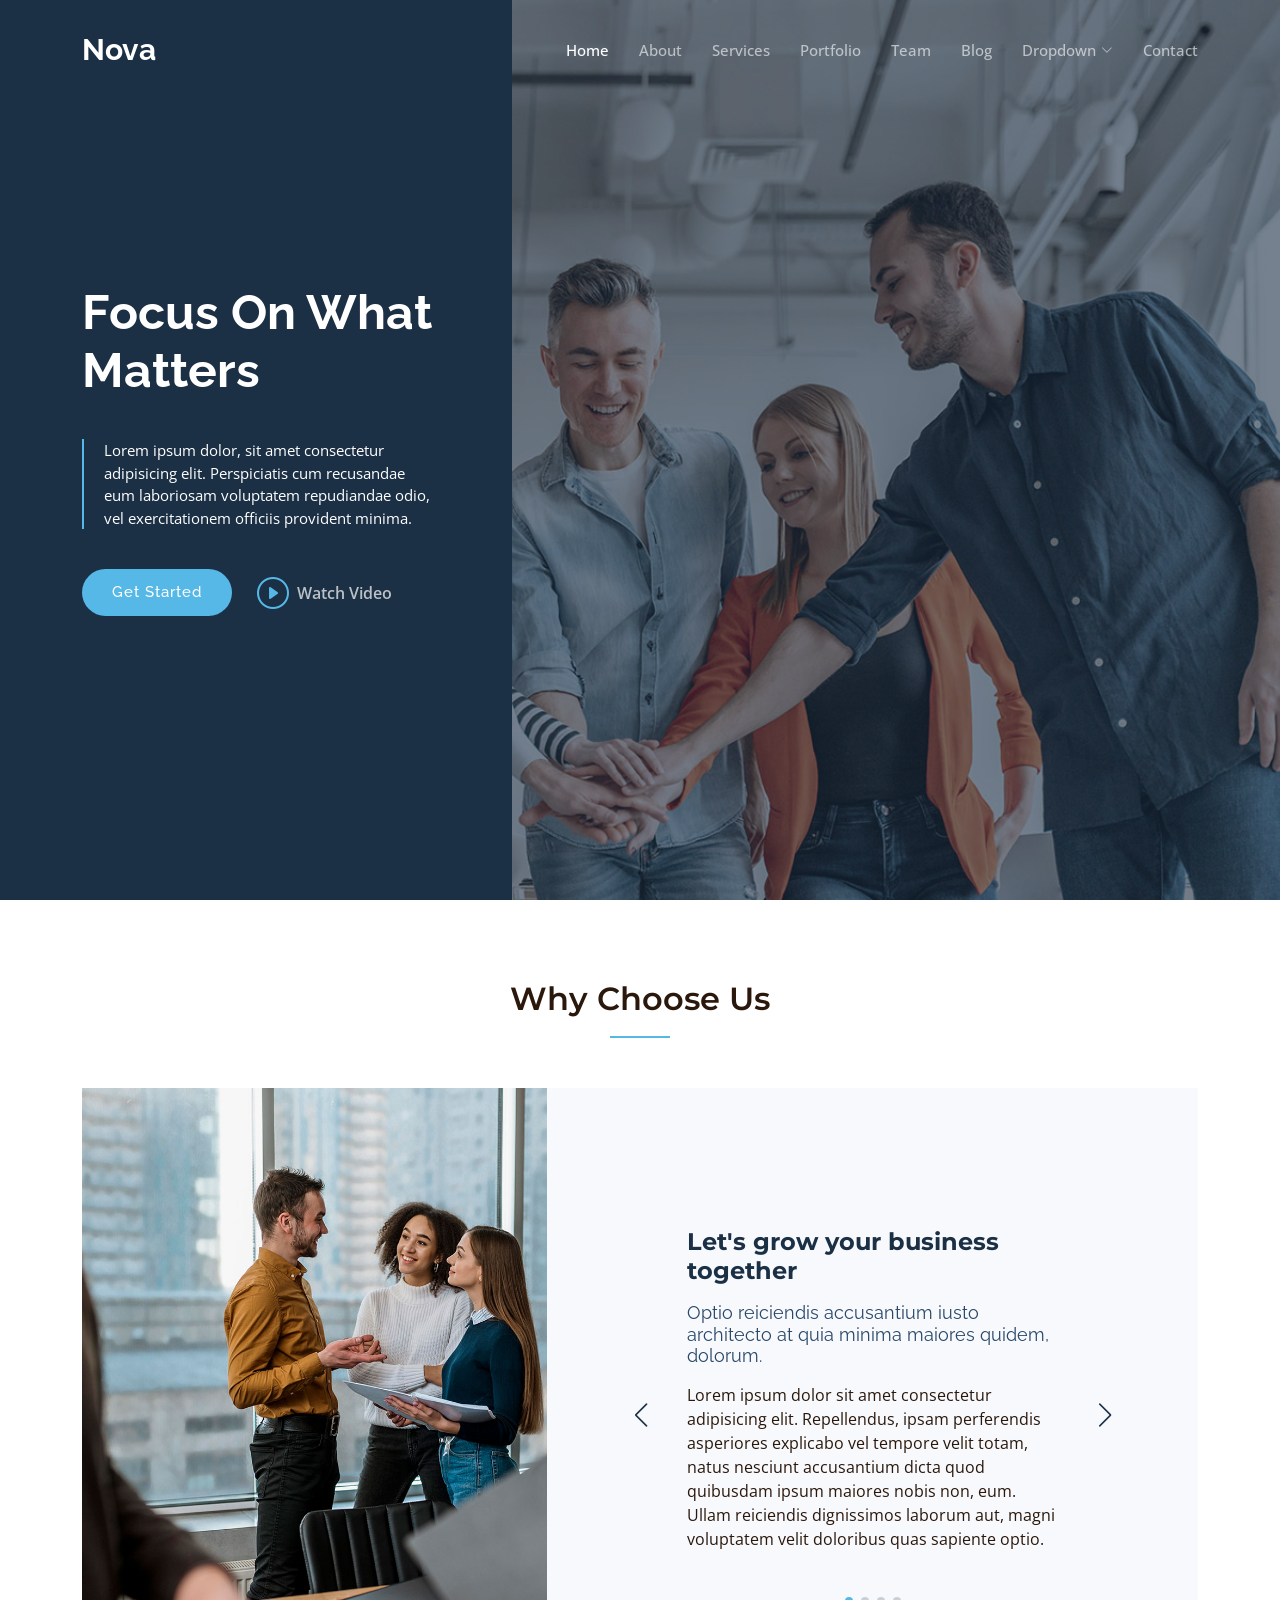
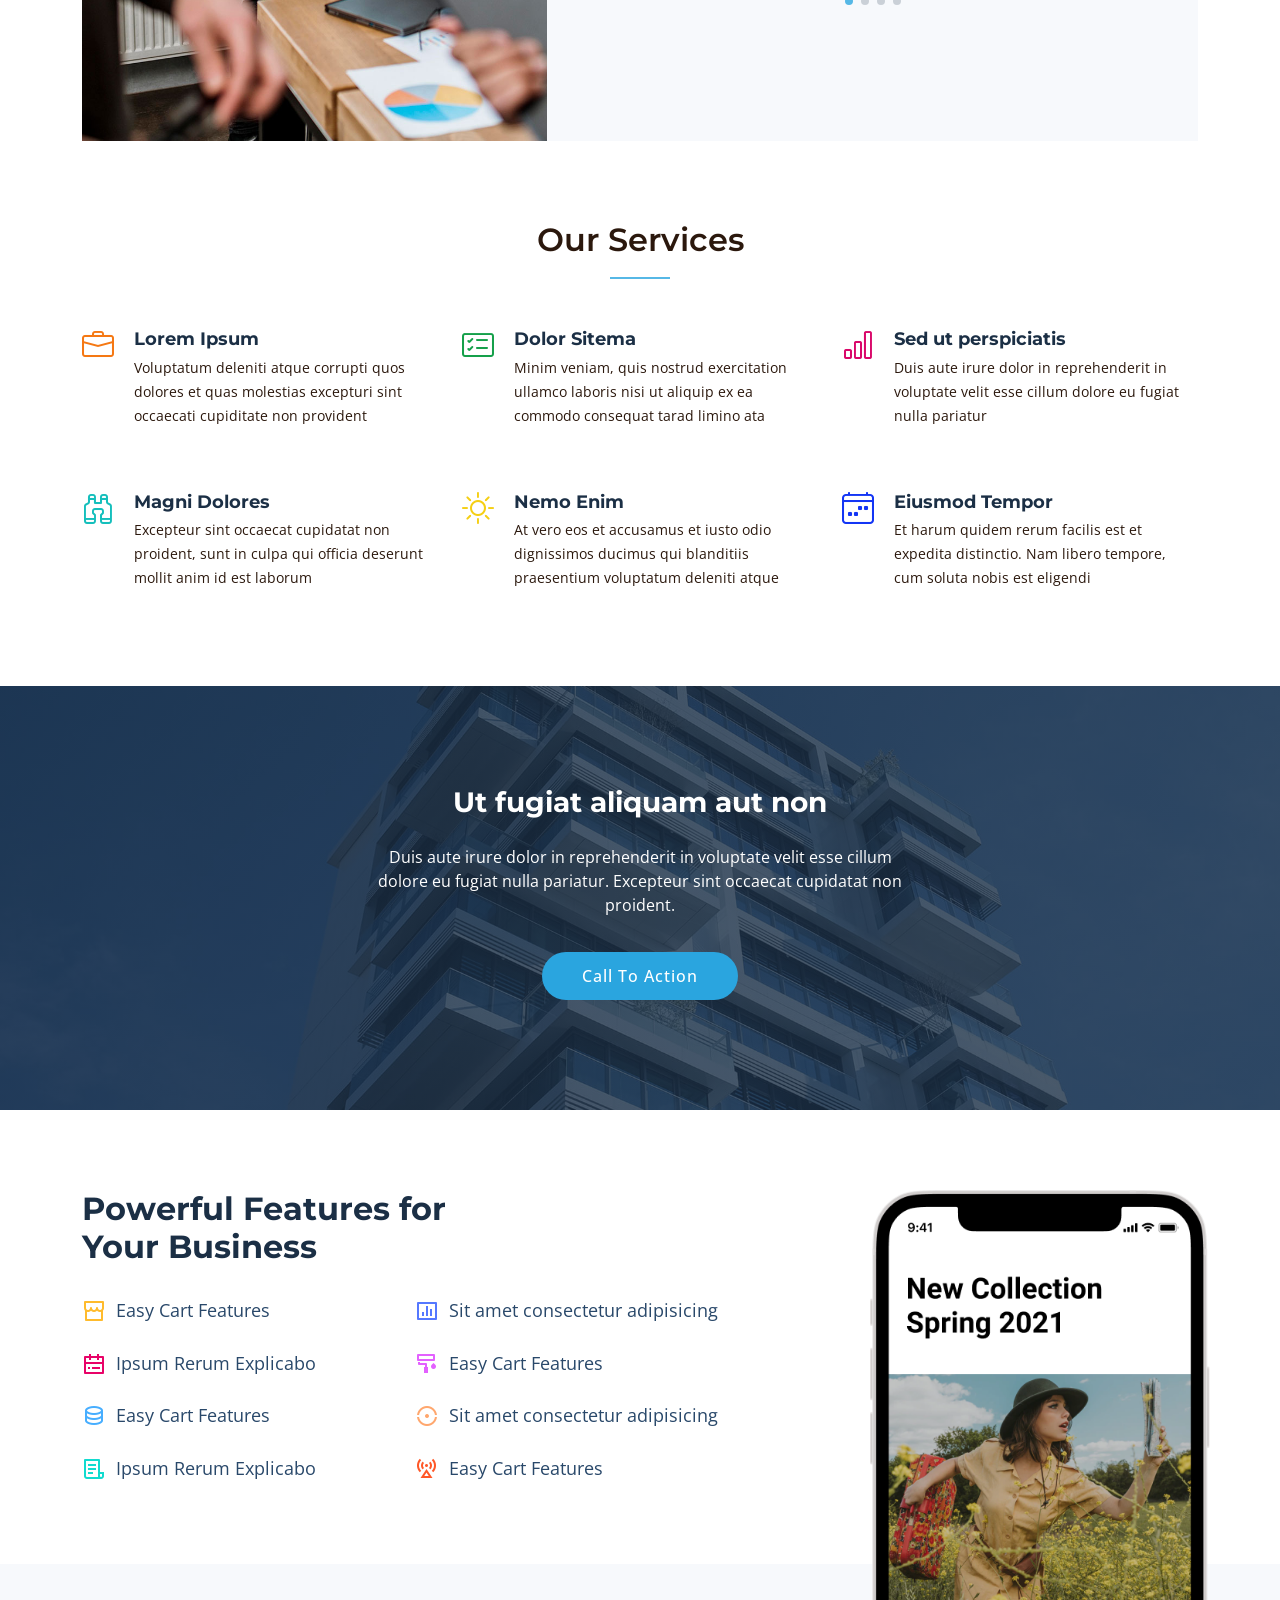
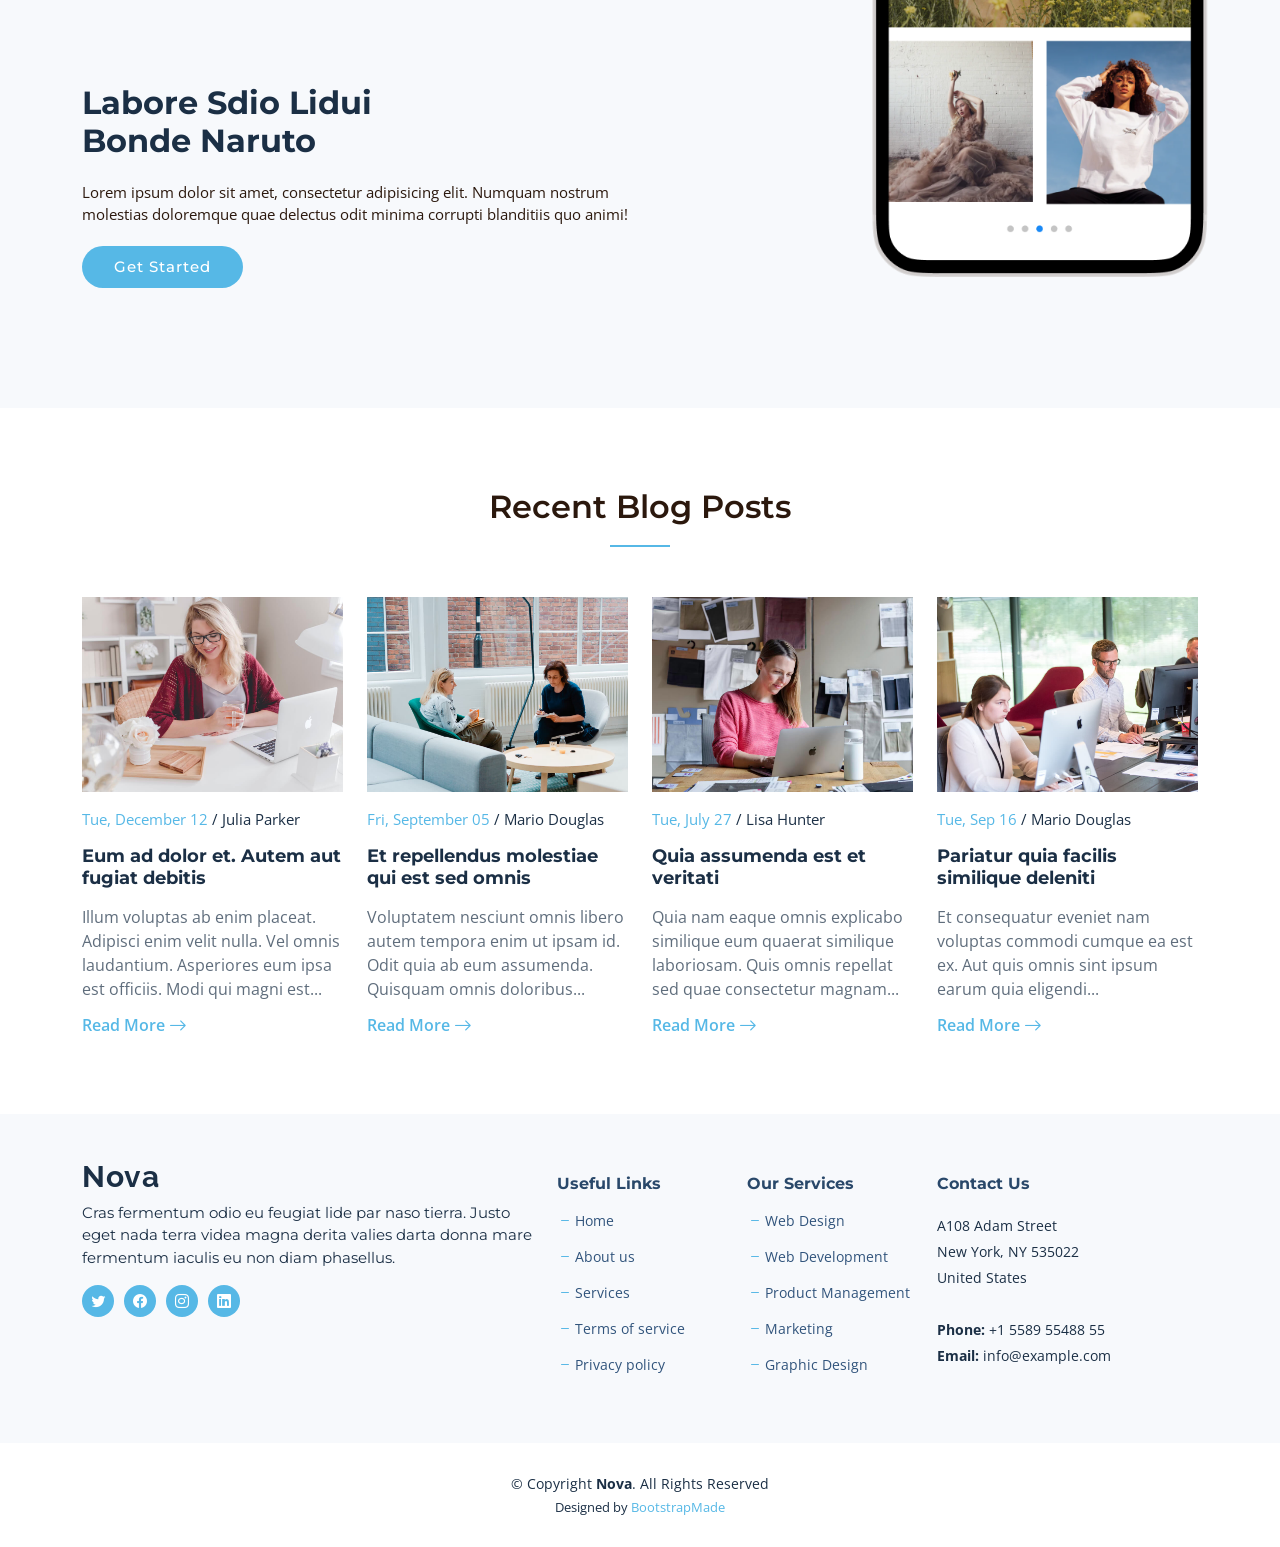
<file: Nova/index.html>
<!DOCTYPE html>
<html lang="en">

<head>
  <meta charset="utf-8">
  <meta content="width=device-width, initial-scale=1.0" name="viewport">

  <title>Nova Bootstrap Template - Index</title>
  <meta content="" name="description">
  <meta content="" name="keywords">

  <!-- Favicons -->
  <link href="assets/img/favicon.png" rel="icon">
  <link href="assets/img/apple-touch-icon.png" rel="apple-touch-icon">

  <!-- Google Fonts -->
  <link rel="preconnect" href="https://fonts.googleapis.com">
  <link rel="preconnect" href="https://fonts.gstatic.com" crossorigin>
  <link href="https://fonts.googleapis.com/css2?family=Open+Sans:ital,wght@0,300;0,400;0,500;0,600;0,700;1,300;1,400;1,600;1,700&family=Montserrat:ital,wght@0,300;0,400;0,500;0,600;0,700;1,300;1,400;1,500;1,600;1,700&family=Raleway:ital,wght@0,300;0,400;0,500;0,600;0,700;1,300;1,400;1,500;1,600;1,700&display=swap" rel="stylesheet">

  <!-- Vendor CSS Files -->
  <link href="assets/vendor/bootstrap/css/bootstrap.min.css" rel="stylesheet">
  <link href="assets/vendor/bootstrap-icons/bootstrap-icons.css" rel="stylesheet">
  <link href="assets/vendor/aos/aos.css" rel="stylesheet">
  <link href="assets/vendor/glightbox/css/glightbox.min.css" rel="stylesheet">
  <link href="assets/vendor/swiper/swiper-bundle.min.css" rel="stylesheet">
  <link href="assets/vendor/remixicon/remixicon.css" rel="stylesheet">

  <!-- Template Main CSS File -->
  <link href="assets/css/main.css" rel="stylesheet">

  <!-- =======================================================
  * Template Name: Nova
  * Updated: Jul 27 2023 with Bootstrap v5.3.1
  * Template URL: https://bootstrapmade.com/nova-bootstrap-business-template/
  * Author: BootstrapMade.com
  * License: https://bootstrapmade.com/license/
  ======================================================== -->
</head>

<body class="page-index">

  <!-- ======= Header ======= -->
  <header id="header" class="header d-flex align-items-center fixed-top">
    <div class="container-fluid container-xl d-flex align-items-center justify-content-between">

      <a href="index.html" class="logo d-flex align-items-center">
        <!-- Uncomment the line below if you also wish to use an image logo -->
        <!-- <img src="assets/img/logo.png" alt=""> -->
        <h1 class="d-flex align-items-center">Nova</h1>
      </a>

      <i class="mobile-nav-toggle mobile-nav-show bi bi-list"></i>
      <i class="mobile-nav-toggle mobile-nav-hide d-none bi bi-x"></i>

      <nav id="navbar" class="navbar">
        <ul>
          <li><a href="index.html" class="active">Home</a></li>
          <li><a href="about.html">About</a></li>
          <li><a href="services.html">Services</a></li>
          <li><a href="portfolio.html">Portfolio</a></li>
          <li><a href="team.html">Team</a></li>
          <li><a href="blog.html">Blog</a></li>
          <li class="dropdown"><a href="#"><span>Dropdown</span> <i class="bi bi-chevron-down dropdown-indicator"></i></a>
            <ul>
              <li><a href="#">Dropdown 1</a></li>
              <li class="dropdown"><a href="#"><span>Deep Dropdown</span> <i class="bi bi-chevron-down dropdown-indicator"></i></a>
                <ul>
                  <li><a href="#">Deep Dropdown 1</a></li>
                  <li><a href="#">Deep Dropdown 2</a></li>
                  <li><a href="#">Deep Dropdown 3</a></li>
                  <li><a href="#">Deep Dropdown 4</a></li>
                  <li><a href="#">Deep Dropdown 5</a></li>
                </ul>
              </li>
              <li><a href="#">Dropdown 2</a></li>
              <li><a href="#">Dropdown 3</a></li>
              <li><a href="#">Dropdown 4</a></li>
            </ul>
          </li>
          <li><a href="contact.html">Contact</a></li>
        </ul>
      </nav><!-- .navbar -->

    </div>
  </header><!-- End Header -->

  <!-- ======= Hero Section ======= -->
  <section id="hero" class="hero d-flex align-items-center">
    <div class="container">
      <div class="row">
        <div class="col-xl-4">
          <h2 data-aos="fade-up">Focus On What Matters</h2>
          <blockquote data-aos="fade-up" data-aos-delay="100">
            <p>Lorem ipsum dolor, sit amet consectetur adipisicing elit. Perspiciatis cum recusandae eum laboriosam voluptatem repudiandae odio, vel exercitationem officiis provident minima. </p>
          </blockquote>
          <div class="d-flex" data-aos="fade-up" data-aos-delay="200">
            <a href="#about" class="btn-get-started">Get Started</a>
            <a href="https://www.youtube.com/watch?v=LXb3EKWsInQ" class="glightbox btn-watch-video d-flex align-items-center"><i class="bi bi-play-circle"></i><span>Watch Video</span></a>
          </div>

        </div>
      </div>
    </div>
  </section><!-- End Hero Section -->

  <main id="main">

    <!-- ======= Why Choose Us Section ======= -->
    <section id="why-us" class="why-us">
      <div class="container" data-aos="fade-up">

        <div class="section-header">
          <h2>Why Choose Us</h2>

        </div>

        <div class="row g-0" data-aos="fade-up" data-aos-delay="200">

          <div class="col-xl-5 img-bg" style="background-image: url('assets/img/why-us-bg.jpg')"></div>
          <div class="col-xl-7 slides  position-relative">

            <div class="slides-1 swiper">
              <div class="swiper-wrapper">

                <div class="swiper-slide">
                  <div class="item">
                    <h3 class="mb-3">Let's grow your business together</h3>
                    <h4 class="mb-3">Optio reiciendis accusantium iusto architecto at quia minima maiores quidem, dolorum.</h4>
                    <p>Lorem ipsum dolor sit amet consectetur adipisicing elit. Repellendus, ipsam perferendis asperiores explicabo vel tempore velit totam, natus nesciunt accusantium dicta quod quibusdam ipsum maiores nobis non, eum. Ullam reiciendis dignissimos laborum aut, magni voluptatem velit doloribus quas sapiente optio.</p>
                  </div>
                </div><!-- End slide item -->

                <div class="swiper-slide">
                  <div class="item">
                    <h3 class="mb-3">Unde perspiciatis ut repellat dolorem</h3>
                    <h4 class="mb-3">Amet cumque nam sed voluptas doloribus iusto. Dolorem eos aliquam quis.</h4>
                    <p>Dolorem quia fuga consectetur voluptatem. Earum consequatur nulla maxime necessitatibus cum accusamus. Voluptatem dolorem ut numquam dolorum delectus autem veritatis facilis. Et ea ut repellat ea. Facere est dolores fugiat dolor.</p>
                  </div>
                </div><!-- End slide item -->

                <div class="swiper-slide">
                  <div class="item">
                    <h3 class="mb-3">Aliquid non alias minus</h3>
                    <h4 class="mb-3">Necessitatibus voluptatibus explicabo dolores a vitae voluptatum.</h4>
                    <p>Neque voluptates aut. Soluta aut perspiciatis porro deserunt. Voluptate ut itaque velit. Aut consectetur voluptatem aspernatur sequi sit laborum. Voluptas enim dolorum fugiat aut.</p>
                  </div>
                </div><!-- End slide item -->

                <div class="swiper-slide">
                  <div class="item">
                    <h3 class="mb-3">Necessitatibus suscipit non voluptatem quibusdam</h3>
                    <h4 class="mb-3">Tempora quos est ut quia adipisci ut voluptas. Deleniti laborum soluta nihil est. Eum similique neque autem ut.</h4>
                    <p>Ut rerum et autem vel. Et rerum molestiae aut sit vel incidunt sit at voluptatem. Saepe dolorem et sed voluptate impedit. Ad et qui sint at qui animi animi rerum.</p>
                  </div>
                </div><!-- End slide item -->

              </div>
              <div class="swiper-pagination"></div>
            </div>
            <div class="swiper-button-prev"></div>
            <div class="swiper-button-next"></div>
          </div>

        </div>

      </div>
    </section><!-- End Why Choose Us Section -->

    <!-- ======= Our Services Section ======= -->
    <section id="services-list" class="services-list">
      <div class="container" data-aos="fade-up">

        <div class="section-header">
          <h2>Our Services</h2>

        </div>

        <div class="row gy-5">

          <div class="col-lg-4 col-md-6 service-item d-flex" data-aos="fade-up" data-aos-delay="100">
            <div class="icon flex-shrink-0"><i class="bi bi-briefcase" style="color: #f57813;"></i></div>
            <div>
              <h4 class="title"><a href="#" class="stretched-link">Lorem Ipsum</a></h4>
              <p class="description">Voluptatum deleniti atque corrupti quos dolores et quas molestias excepturi sint occaecati cupiditate non provident</p>
            </div>
          </div>
          <!-- End Service Item -->

          <div class="col-lg-4 col-md-6 service-item d-flex" data-aos="fade-up" data-aos-delay="200">
            <div class="icon flex-shrink-0"><i class="bi bi-card-checklist" style="color: #15a04a;"></i></div>
            <div>
              <h4 class="title"><a href="#" class="stretched-link">Dolor Sitema</a></h4>
              <p class="description">Minim veniam, quis nostrud exercitation ullamco laboris nisi ut aliquip ex ea commodo consequat tarad limino ata</p>
            </div>
          </div><!-- End Service Item -->

          <div class="col-lg-4 col-md-6 service-item d-flex" data-aos="fade-up" data-aos-delay="300">
            <div class="icon flex-shrink-0"><i class="bi bi-bar-chart" style="color: #d90769;"></i></div>
            <div>
              <h4 class="title"><a href="#" class="stretched-link">Sed ut perspiciatis</a></h4>
              <p class="description">Duis aute irure dolor in reprehenderit in voluptate velit esse cillum dolore eu fugiat nulla pariatur</p>
            </div>
          </div><!-- End Service Item -->

          <div class="col-lg-4 col-md-6 service-item d-flex" data-aos="fade-up" data-aos-delay="400">
            <div class="icon flex-shrink-0"><i class="bi bi-binoculars" style="color: #15bfbc;"></i></div>
            <div>
              <h4 class="title"><a href="#" class="stretched-link">Magni Dolores</a></h4>
              <p class="description">Excepteur sint occaecat cupidatat non proident, sunt in culpa qui officia deserunt mollit anim id est laborum</p>
            </div>
          </div><!-- End Service Item -->

          <div class="col-lg-4 col-md-6 service-item d-flex" data-aos="fade-up" data-aos-delay="500">
            <div class="icon flex-shrink-0"><i class="bi bi-brightness-high" style="color: #f5cf13;"></i></div>
            <div>
              <h4 class="title"><a href="#" class="stretched-link">Nemo Enim</a></h4>
              <p class="description">At vero eos et accusamus et iusto odio dignissimos ducimus qui blanditiis praesentium voluptatum deleniti atque</p>
            </div>
          </div><!-- End Service Item -->

          <div class="col-lg-4 col-md-6 service-item d-flex" data-aos="fade-up" data-aos-delay="600">
            <div class="icon flex-shrink-0"><i class="bi bi-calendar4-week" style="color: #1335f5;"></i></div>
            <div>
              <h4 class="title"><a href="#" class="stretched-link">Eiusmod Tempor</a></h4>
              <p class="description">Et harum quidem rerum facilis est et expedita distinctio. Nam libero tempore, cum soluta nobis est eligendi</p>
            </div>
          </div><!-- End Service Item -->

        </div>

      </div>
    </section><!-- End Our Services Section -->

    <!-- ======= Call To Action Section ======= -->
    <section id="call-to-action" class="call-to-action">
      <div class="container" data-aos="fade-up">
        <div class="row justify-content-center">
          <div class="col-lg-6 text-center">
            <h3>Ut fugiat aliquam aut non</h3>
            <p>Duis aute irure dolor in reprehenderit in voluptate velit esse cillum dolore eu fugiat nulla pariatur. Excepteur sint occaecat cupidatat non proident.</p>
            <a class="cta-btn" href="#">Call To Action</a>
          </div>
        </div>

      </div>
    </section><!-- End Call To Action Section -->

    <!-- ======= Features Section ======= -->
    <section id="features" class="features">

      <div class="container" data-aos="fade-up">
        <div class="row">
          <div class="col-lg-7" data-aos="fade-up" data-aos-delay="100">
            <h3>Powerful Features for <br>Your Business</h3>

            <div class="row gy-4">

              <div class="col-md-6">
                <div class="icon-list d-flex">
                  <i class="ri-store-line" style="color: #ffbb2c;"></i>
                  <span>Easy Cart Features</span>
                </div>
              </div><!-- End Icon List Item-->

              <div class="col-md-6">
                <div class="icon-list d-flex">
                  <i class="ri-bar-chart-box-line" style="color: #5578ff;"></i>
                  <span>Sit amet consectetur adipisicing</span>
                </div>
              </div><!-- End Icon List Item-->

              <div class="col-md-6">
                <div class="icon-list d-flex">
                  <i class="ri-calendar-todo-line" style="color: #e80368;"></i>
                  <span>Ipsum Rerum Explicabo</span>
                </div>
              </div><!-- End Icon List Item-->

              <div class="col-md-6">
                <div class="icon-list d-flex">
                  <i class="ri-paint-brush-line" style="color: #e361ff;"></i>
                  <span>Easy Cart Features</span>
                </div>
              </div><!-- End Icon List Item-->

              <div class="col-md-6">
                <div class="icon-list d-flex">
                  <i class="ri-database-2-line" style="color: #47aeff;"></i>
                  <span>Easy Cart Features</span>
                </div>
              </div><!-- End Icon List Item-->

              <div class="col-md-6">
                <div class="icon-list d-flex">
                  <i class="ri-gradienter-line" style="color: #ffa76e;"></i>
                  <span>Sit amet consectetur adipisicing</span>
                </div>
              </div><!-- End Icon List Item-->

              <div class="col-md-6">
                <div class="icon-list d-flex">
                  <i class="ri-file-list-3-line" style="color: #11dbcf;"></i>
                  <span>Ipsum Rerum Explicabo</span>
                </div>
              </div><!-- End Icon List Item-->

              <div class="col-md-6">
                <div class="icon-list d-flex">
                  <i class="ri-base-station-line" style="color: #ff5828;"></i>
                  <span>Easy Cart Features</span>
                </div>
              </div><!-- End Icon List Item-->
            </div>
          </div>
          <div class="col-lg-5 position-relative" data-aos="fade-up" data-aos-delay="200">
            <div class="phone-wrap">
              <img src="assets/img/iphone.png" alt="Image" class="img-fluid">
            </div>
          </div>
        </div>

      </div>

      <div class="details">
        <div class="container" data-aos="fade-up" data-aos-delay="300">
          <div class="row">
            <div class="col-md-6">
              <h4>Labore Sdio Lidui<br>Bonde Naruto</h4>
              <p>Lorem ipsum dolor sit amet, consectetur adipisicing elit. Numquam nostrum molestias doloremque quae delectus odit minima corrupti blanditiis quo animi!</p>
              <a href="#about" class="btn-get-started">Get Started</a>
            </div>
          </div>

        </div>
      </div>

    </section><!-- End Features Section -->

    <!-- ======= Recent Blog Posts Section ======= -->
    <section id="recent-posts" class="recent-posts">
      <div class="container" data-aos="fade-up">

        <div class="section-header">
          <h2>Recent Blog Posts</h2>

        </div>

        <div class="row gy-5">

          <div class="col-xl-3 col-md-6" data-aos="fade-up" data-aos-delay="100">
            <div class="post-box">
              <div class="post-img"><img src="assets/img/blog/blog-1.jpg" class="img-fluid" alt=""></div>
              <div class="meta">
                <span class="post-date">Tue, December 12</span>
                <span class="post-author"> / Julia Parker</span>
              </div>
              <h3 class="post-title">Eum ad dolor et. Autem aut fugiat debitis</h3>
              <p>Illum voluptas ab enim placeat. Adipisci enim velit nulla. Vel omnis laudantium. Asperiores eum ipsa est officiis. Modi qui magni est...</p>
              <a href="blog-details.html" class="readmore stretched-link"><span>Read More</span><i class="bi bi-arrow-right"></i></a>
            </div>
          </div>

          <div class="col-xl-3 col-md-6" data-aos="fade-up" data-aos-delay="200">
            <div class="post-box">
              <div class="post-img"><img src="assets/img/blog/blog-2.jpg" class="img-fluid" alt=""></div>
              <div class="meta">
                <span class="post-date">Fri, September 05</span>
                <span class="post-author"> / Mario Douglas</span>
              </div>
              <h3 class="post-title">Et repellendus molestiae qui est sed omnis</h3>
              <p>Voluptatem nesciunt omnis libero autem tempora enim ut ipsam id. Odit quia ab eum assumenda. Quisquam omnis doloribus...</p>
              <a href="blog-details.html" class="readmore stretched-link"><span>Read More</span><i class="bi bi-arrow-right"></i></a>
            </div>
          </div>

          <div class="col-xl-3 col-md-6" data-aos="fade-up" data-aos-delay="300">
            <div class="post-box">
              <div class="post-img"><img src="assets/img/blog/blog-3.jpg" class="img-fluid" alt=""></div>
              <div class="meta">
                <span class="post-date">Tue, July 27</span>
                <span class="post-author"> / Lisa Hunter</span>
              </div>
              <h3 class="post-title">Quia assumenda est et veritati</h3>
              <p>Quia nam eaque omnis explicabo similique eum quaerat similique laboriosam. Quis omnis repellat sed quae consectetur magnam...</p>
              <a href="blog-details.html" class="readmore stretched-link"><span>Read More</span><i class="bi bi-arrow-right"></i></a>
            </div>
          </div>

          <div class="col-xl-3 col-md-6" data-aos="fade-up" data-aos-delay="400">
            <div class="post-box">
              <div class="post-img"><img src="assets/img/blog/blog-4.jpg" class="img-fluid" alt=""></div>
              <div class="meta">
                <span class="post-date">Tue, Sep 16</span>
                <span class="post-author"> / Mario Douglas</span>
              </div>
              <h3 class="post-title">Pariatur quia facilis similique deleniti</h3>
              <p>Et consequatur eveniet nam voluptas commodi cumque ea est ex. Aut quis omnis sint ipsum earum quia eligendi...</p>
              <a href="blog-details.html" class="readmore stretched-link"><span>Read More</span><i class="bi bi-arrow-right"></i></a>
            </div>
          </div>

        </div>

      </div>
    </section><!-- End Recent Blog Posts Section -->

  </main><!-- End #main -->

  <!-- ======= Footer ======= -->
  <footer id="footer" class="footer">

    <div class="footer-content">
      <div class="container">
        <div class="row gy-4">
          <div class="col-lg-5 col-md-12 footer-info">
            <a href="index.html" class="logo d-flex align-items-center">
              <span>Nova</span>
            </a>
            <p>Cras fermentum odio eu feugiat lide par naso tierra. Justo eget nada terra videa magna derita valies darta donna mare fermentum iaculis eu non diam phasellus.</p>
            <div class="social-links d-flex  mt-3">
              <a href="#" class="twitter"><i class="bi bi-twitter"></i></a>
              <a href="#" class="facebook"><i class="bi bi-facebook"></i></a>
              <a href="#" class="instagram"><i class="bi bi-instagram"></i></a>
              <a href="#" class="linkedin"><i class="bi bi-linkedin"></i></a>
            </div>
          </div>

          <div class="col-lg-2 col-6 footer-links">
            <h4>Useful Links</h4>
            <ul>
              <li><i class="bi bi-dash"></i> <a href="#">Home</a></li>
              <li><i class="bi bi-dash"></i> <a href="#">About us</a></li>
              <li><i class="bi bi-dash"></i> <a href="#">Services</a></li>
              <li><i class="bi bi-dash"></i> <a href="#">Terms of service</a></li>
              <li><i class="bi bi-dash"></i> <a href="#">Privacy policy</a></li>
            </ul>
          </div>

          <div class="col-lg-2 col-6 footer-links">
            <h4>Our Services</h4>
            <ul>
              <li><i class="bi bi-dash"></i> <a href="#">Web Design</a></li>
              <li><i class="bi bi-dash"></i> <a href="#">Web Development</a></li>
              <li><i class="bi bi-dash"></i> <a href="#">Product Management</a></li>
              <li><i class="bi bi-dash"></i> <a href="#">Marketing</a></li>
              <li><i class="bi bi-dash"></i> <a href="#">Graphic Design</a></li>
            </ul>
          </div>

          <div class="col-lg-3 col-md-12 footer-contact text-center text-md-start">
            <h4>Contact Us</h4>
            <p>
              A108 Adam Street <br>
              New York, NY 535022<br>
              United States <br><br>
              <strong>Phone:</strong> +1 5589 55488 55<br>
              <strong>Email:</strong> info@example.com<br>
            </p>

          </div>

        </div>
      </div>
    </div>

    <div class="footer-legal">
      <div class="container">
        <div class="copyright">
          &copy; Copyright <strong><span>Nova</span></strong>. All Rights Reserved
        </div>
        <div class="credits">
          <!-- All the links in the footer should remain intact. -->
          <!-- You can delete the links only if you purchased the pro version. -->
          <!-- Licensing information: https://bootstrapmade.com/license/ -->
          <!-- Purchase the pro version with working PHP/AJAX contact form: https://bootstrapmade.com/nova-bootstrap-business-template/ -->
          Designed by <a href="https://bootstrapmade.com/">BootstrapMade</a>
        </div>
      </div>
    </div>
  </footer><!-- End Footer --><!-- End Footer -->

  <a href="#" class="scroll-top d-flex align-items-center justify-content-center"><i class="bi bi-arrow-up-short"></i></a>

  <div id="preloader"></div>

  <!-- Vendor JS Files -->
  <script src="assets/vendor/bootstrap/js/bootstrap.bundle.min.js"></script>
  <script src="assets/vendor/aos/aos.js"></script>
  <script src="assets/vendor/glightbox/js/glightbox.min.js"></script>
  <script src="assets/vendor/swiper/swiper-bundle.min.js"></script>
  <script src="assets/vendor/isotope-layout/isotope.pkgd.min.js"></script>
  <script src="assets/vendor/php-email-form/validate.js"></script>

  <!-- Template Main JS File -->
  <script src="assets/js/main.js"></script>

</body>

</html>
</file>
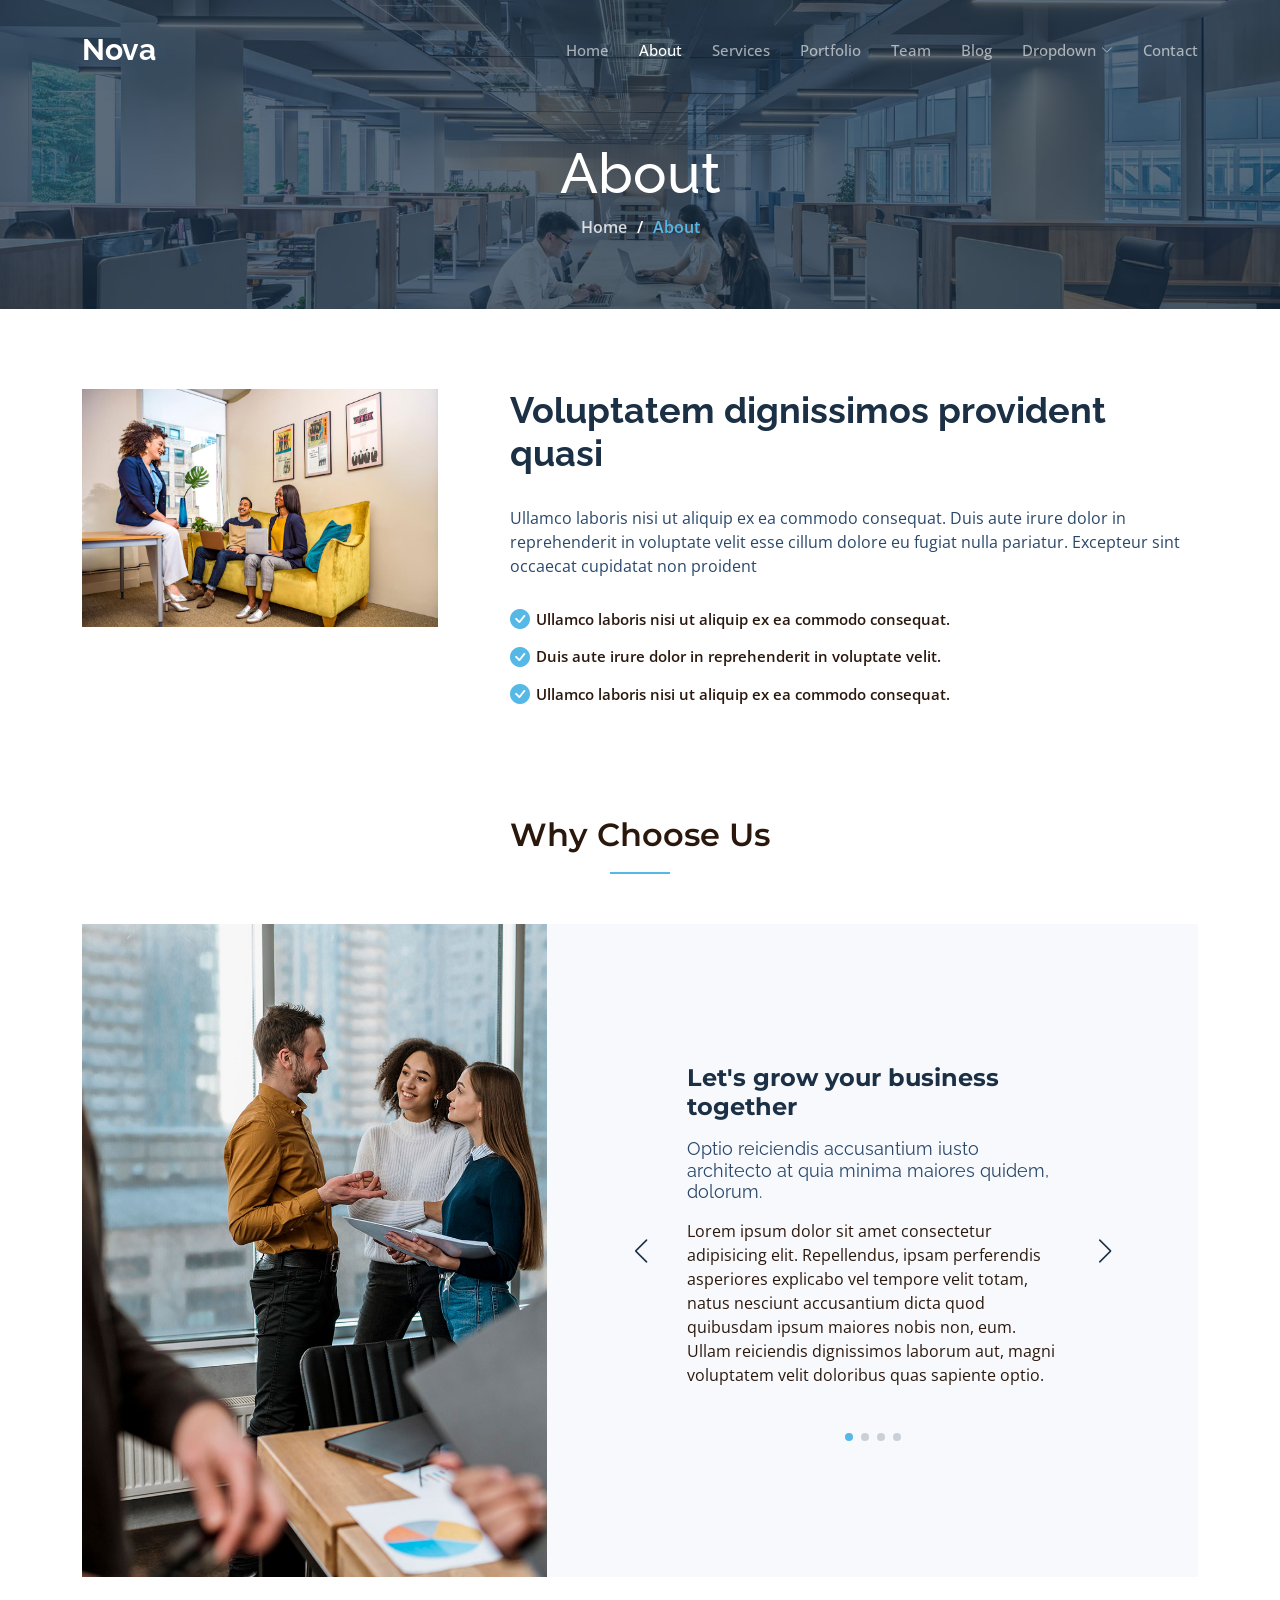
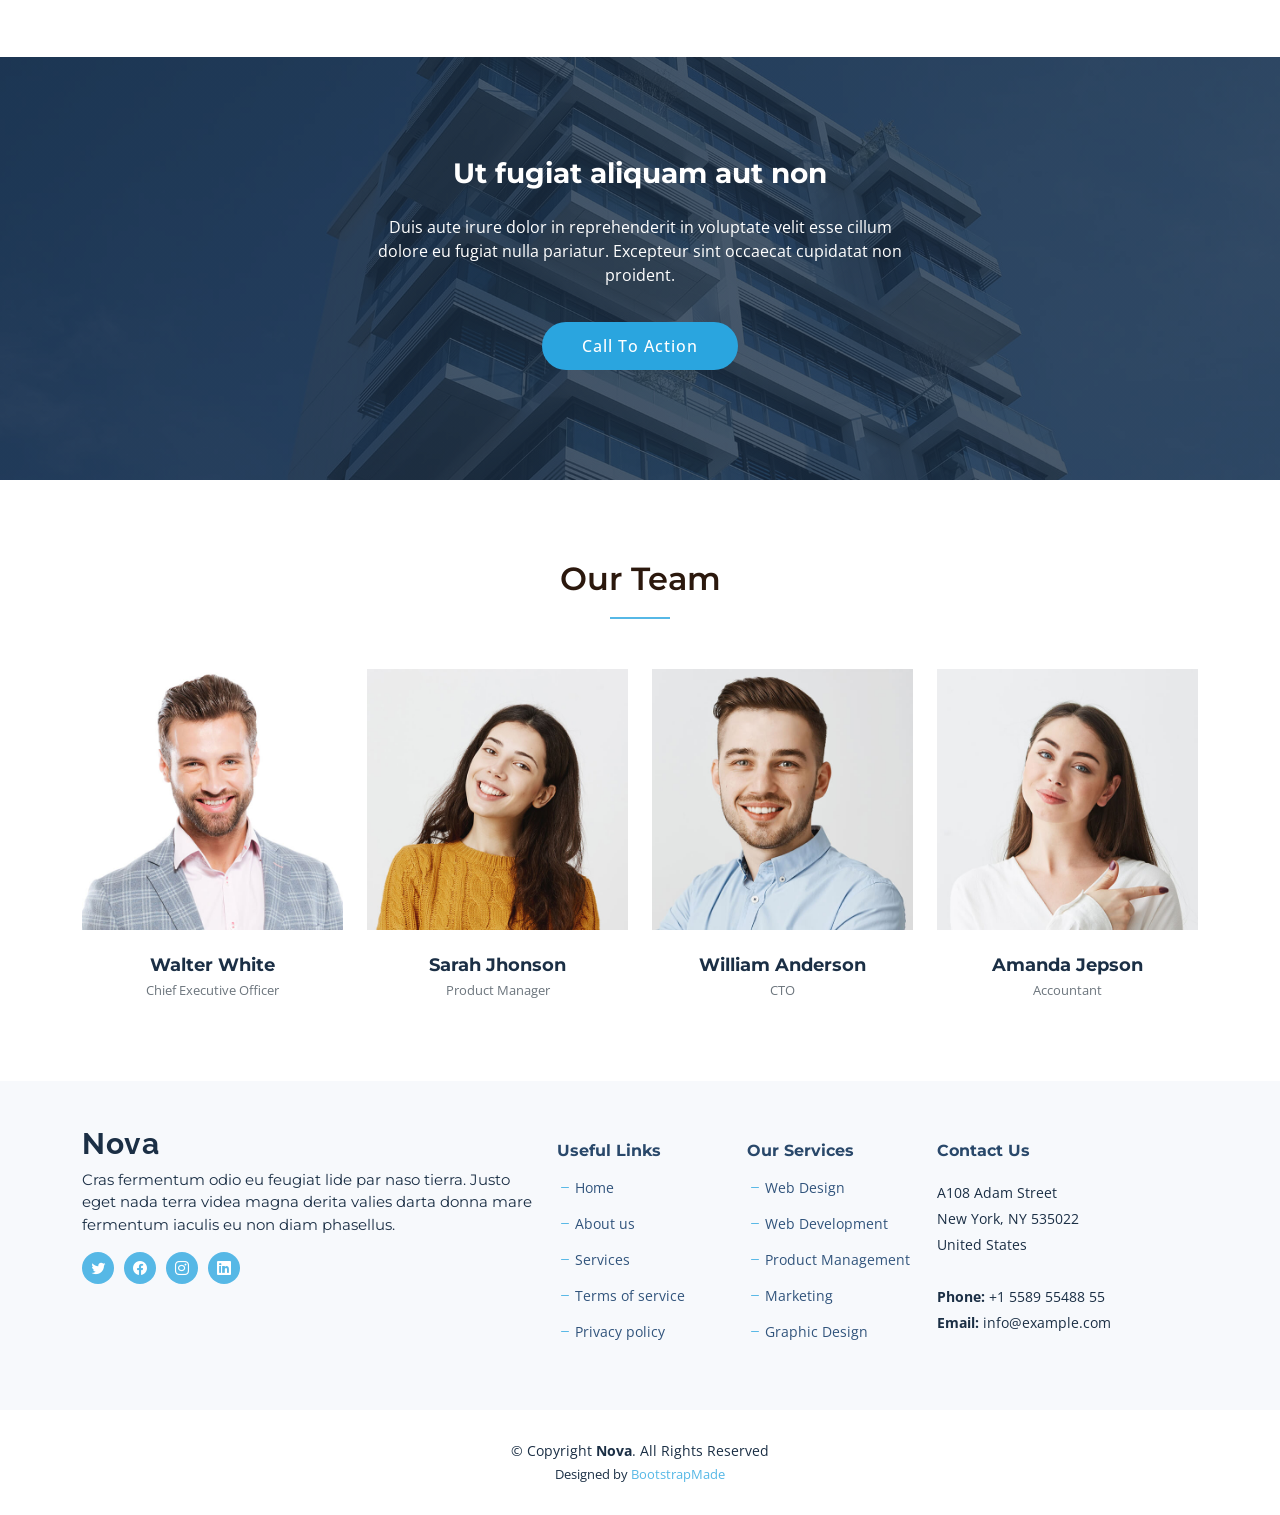
<file: Nova/about.html>
<!DOCTYPE html>
<html lang="en">

<head>
  <meta charset="utf-8">
  <meta content="width=device-width, initial-scale=1.0" name="viewport">

  <title>Nova Bootstrap Template - About</title>
  <meta content="" name="description">
  <meta content="" name="keywords">

  <!-- Favicons -->
  <link href="assets/img/favicon.png" rel="icon">
  <link href="assets/img/apple-touch-icon.png" rel="apple-touch-icon">

  <!-- Google Fonts -->
  <link rel="preconnect" href="https://fonts.googleapis.com">
  <link rel="preconnect" href="https://fonts.gstatic.com" crossorigin>
  <link href="https://fonts.googleapis.com/css2?family=Open+Sans:ital,wght@0,300;0,400;0,500;0,600;0,700;1,300;1,400;1,600;1,700&family=Montserrat:ital,wght@0,300;0,400;0,500;0,600;0,700;1,300;1,400;1,500;1,600;1,700&family=Raleway:ital,wght@0,300;0,400;0,500;0,600;0,700;1,300;1,400;1,500;1,600;1,700&display=swap" rel="stylesheet">

  <!-- Vendor CSS Files -->
  <link href="assets/vendor/bootstrap/css/bootstrap.min.css" rel="stylesheet">
  <link href="assets/vendor/bootstrap-icons/bootstrap-icons.css" rel="stylesheet">
  <link href="assets/vendor/aos/aos.css" rel="stylesheet">
  <link href="assets/vendor/glightbox/css/glightbox.min.css" rel="stylesheet">
  <link href="assets/vendor/swiper/swiper-bundle.min.css" rel="stylesheet">
  <link href="assets/vendor/remixicon/remixicon.css" rel="stylesheet">

  <!-- Template Main CSS File -->
  <link href="assets/css/main.css" rel="stylesheet">

  <!-- =======================================================
  * Template Name: Nova
  * Updated: Jul 27 2023 with Bootstrap v5.3.1
  * Template URL: https://bootstrapmade.com/nova-bootstrap-business-template/
  * Author: BootstrapMade.com
  * License: https://bootstrapmade.com/license/
  ======================================================== -->
</head>

<body class="page-about">

  <!-- ======= Header ======= -->
  <header id="header" class="header d-flex align-items-center fixed-top">
    <div class="container-fluid container-xl d-flex align-items-center justify-content-between">

      <a href="index.html" class="logo d-flex align-items-center">
        <!-- Uncomment the line below if you also wish to use an image logo -->
        <!-- <img src="assets/img/logo.png" alt=""> -->
        <h1 class="d-flex align-items-center">Nova</h1>
      </a>

      <i class="mobile-nav-toggle mobile-nav-show bi bi-list"></i>
      <i class="mobile-nav-toggle mobile-nav-hide d-none bi bi-x"></i>

      <nav id="navbar" class="navbar">
        <ul>
          <li><a href="index.html">Home</a></li>
          <li><a href="about.html" class="active">About</a></li>
          <li><a href="services.html">Services</a></li>
          <li><a href="portfolio.html">Portfolio</a></li>
          <li><a href="team.html">Team</a></li>
          <li><a href="blog.html">Blog</a></li>
          <li class="dropdown"><a href="#"><span>Dropdown</span> <i class="bi bi-chevron-down dropdown-indicator"></i></a>
            <ul>
              <li><a href="#">Dropdown 1</a></li>
              <li class="dropdown"><a href="#"><span>Deep Dropdown</span> <i class="bi bi-chevron-down dropdown-indicator"></i></a>
                <ul>
                  <li><a href="#">Deep Dropdown 1</a></li>
                  <li><a href="#">Deep Dropdown 2</a></li>
                  <li><a href="#">Deep Dropdown 3</a></li>
                  <li><a href="#">Deep Dropdown 4</a></li>
                  <li><a href="#">Deep Dropdown 5</a></li>
                </ul>
              </li>
              <li><a href="#">Dropdown 2</a></li>
              <li><a href="#">Dropdown 3</a></li>
              <li><a href="#">Dropdown 4</a></li>
            </ul>
          </li>
          <li><a href="contact.html">Contact</a></li>
        </ul>
      </nav><!-- .navbar -->

    </div>
  </header><!-- End Header -->

  <main id="main">

    <!-- ======= Breadcrumbs ======= -->
    <div class="breadcrumbs d-flex align-items-center" style="background-image: url('assets/img/about-header.jpg');">
      <div class="container position-relative d-flex flex-column align-items-center">

        <h2>About</h2>
        <ol>
          <li><a href="index.html">Home</a></li>
          <li>About</li>
        </ol>

      </div>
    </div><!-- End Breadcrumbs -->

    <!-- ======= About Section ======= -->
    <section id="about" class="about">
      <div class="container" data-aos="fade-up">

        <div class="row gy-4" data-aos="fade-up">
          <div class="col-lg-4">
            <img src="assets/img/about.jpg" class="img-fluid" alt="">
          </div>
          <div class="col-lg-8">
            <div class="content ps-lg-5">
              <h3>Voluptatem dignissimos provident quasi</h3>
              <p>
                Ullamco laboris nisi ut aliquip ex ea commodo consequat. Duis aute irure dolor in reprehenderit in voluptate
                velit esse cillum dolore eu fugiat nulla pariatur. Excepteur sint occaecat cupidatat non proident
              </p>
              <ul>
                <li><i class="bi bi-check-circle-fill"></i> Ullamco laboris nisi ut aliquip ex ea commodo consequat.</li>
                <li><i class="bi bi-check-circle-fill"></i> Duis aute irure dolor in reprehenderit in voluptate velit.</li>
                <li><i class="bi bi-check-circle-fill"></i> Ullamco laboris nisi ut aliquip ex ea commodo consequat.</li>
              </ul>
            </div>
          </div>
        </div>

      </div>
    </section><!-- End About Section -->

    <!-- ======= Why Choose Us Section ======= -->
    <section id="why-us" class="why-us">
      <div class="container" data-aos="fade-up">

        <div class="section-header">
          <h2>Why Choose Us</h2>

        </div>

        <div class="row g-0" data-aos="fade-up" data-aos-delay="200">

          <div class="col-xl-5 img-bg" style="background-image: url('assets/img/why-us-bg.jpg')"></div>
          <div class="col-xl-7 slides  position-relative">

            <div class="slides-1 swiper">
              <div class="swiper-wrapper">

                <div class="swiper-slide">
                  <div class="item">
                    <h3 class="mb-3">Let's grow your business together</h3>
                    <h4 class="mb-3">Optio reiciendis accusantium iusto architecto at quia minima maiores quidem, dolorum.</h4>
                    <p>Lorem ipsum dolor sit amet consectetur adipisicing elit. Repellendus, ipsam perferendis asperiores explicabo vel tempore velit totam, natus nesciunt accusantium dicta quod quibusdam ipsum maiores nobis non, eum. Ullam reiciendis dignissimos laborum aut, magni voluptatem velit doloribus quas sapiente optio.</p>
                  </div>
                </div><!-- End slide item -->

                <div class="swiper-slide">
                  <div class="item">
                    <h3 class="mb-3">Unde perspiciatis ut repellat dolorem</h3>
                    <h4 class="mb-3">Amet cumque nam sed voluptas doloribus iusto. Dolorem eos aliquam quis.</h4>
                    <p>Dolorem quia fuga consectetur voluptatem. Earum consequatur nulla maxime necessitatibus cum accusamus. Voluptatem dolorem ut numquam dolorum delectus autem veritatis facilis. Et ea ut repellat ea. Facere est dolores fugiat dolor.</p>
                  </div>
                </div><!-- End slide item -->

                <div class="swiper-slide">
                  <div class="item">
                    <h3 class="mb-3">Aliquid non alias minus</h3>
                    <h4 class="mb-3">Necessitatibus voluptatibus explicabo dolores a vitae voluptatum.</h4>
                    <p>Neque voluptates aut. Soluta aut perspiciatis porro deserunt. Voluptate ut itaque velit. Aut consectetur voluptatem aspernatur sequi sit laborum. Voluptas enim dolorum fugiat aut.</p>
                  </div>
                </div><!-- End slide item -->

                <div class="swiper-slide">
                  <div class="item">
                    <h3 class="mb-3">Necessitatibus suscipit non voluptatem quibusdam</h3>
                    <h4 class="mb-3">Tempora quos est ut quia adipisci ut voluptas. Deleniti laborum soluta nihil est. Eum similique neque autem ut.</h4>
                    <p>Ut rerum et autem vel. Et rerum molestiae aut sit vel incidunt sit at voluptatem. Saepe dolorem et sed voluptate impedit. Ad et qui sint at qui animi animi rerum.</p>
                  </div>
                </div><!-- End slide item -->

              </div>
              <div class="swiper-pagination"></div>
            </div>
            <div class="swiper-button-prev"></div>
            <div class="swiper-button-next"></div>
          </div>

        </div>

      </div>
    </section><!-- End Why Choose Us Section -->

    <!-- ======= Call To Action Section ======= -->
    <section id="call-to-action" class="call-to-action">
      <div class="container" data-aos="fade-up">
        <div class="row justify-content-center">
          <div class="col-lg-6 text-center">
            <h3>Ut fugiat aliquam aut non</h3>
            <p>Duis aute irure dolor in reprehenderit in voluptate velit esse cillum dolore eu fugiat nulla pariatur. Excepteur sint occaecat cupidatat non proident.</p>
            <a class="cta-btn" href="#">Call To Action</a>
          </div>
        </div>

      </div>
    </section><!-- End Call To Action Section -->

    <!-- ======= Team Section ======= -->
    <section id="team" class="team">
      <div class="container" data-aos="fade-up">

        <div class="section-header">
          <h2>Our Team</h2>

        </div>

        <div class="row gy-4">

          <div class="col-lg-3 col-md-6" data-aos="fade-up" data-aos-delay="100">
            <div class="team-member">
              <div class="member-img">
                <img src="assets/img/team/team-1.jpg" class="img-fluid" alt="">
                <div class="social">
                  <a href=""><i class="bi bi-twitter"></i></a>
                  <a href=""><i class="bi bi-facebook"></i></a>
                  <a href=""><i class="bi bi-instagram"></i></a>
                  <a href=""><i class="bi bi-linkedin"></i></a>
                </div>
              </div>
              <div class="member-info">
                <h4>Walter White</h4>
                <span>Chief Executive Officer</span>
              </div>
            </div>
          </div><!-- End Team Member -->

          <div class="col-lg-3 col-md-6" data-aos="fade-up" data-aos-delay="200">
            <div class="team-member">
              <div class="member-img">
                <img src="assets/img/team/team-2.jpg" class="img-fluid" alt="">
                <div class="social">
                  <a href=""><i class="bi bi-twitter"></i></a>
                  <a href=""><i class="bi bi-facebook"></i></a>
                  <a href=""><i class="bi bi-instagram"></i></a>
                  <a href=""><i class="bi bi-linkedin"></i></a>
                </div>
              </div>
              <div class="member-info">
                <h4>Sarah Jhonson</h4>
                <span>Product Manager</span>
              </div>
            </div>
          </div><!-- End Team Member -->

          <div class="col-lg-3 col-md-6" data-aos="fade-up" data-aos-delay="300">
            <div class="team-member">
              <div class="member-img">
                <img src="assets/img/team/team-3.jpg" class="img-fluid" alt="">
                <div class="social">
                  <a href=""><i class="bi bi-twitter"></i></a>
                  <a href=""><i class="bi bi-facebook"></i></a>
                  <a href=""><i class="bi bi-instagram"></i></a>
                  <a href=""><i class="bi bi-linkedin"></i></a>
                </div>
              </div>
              <div class="member-info">
                <h4>William Anderson</h4>
                <span>CTO</span>
              </div>
            </div>
          </div><!-- End Team Member -->

          <div class="col-lg-3 col-md-6" data-aos="fade-up" data-aos-delay="400">
            <div class="team-member">
              <div class="member-img">
                <img src="assets/img/team/team-4.jpg" class="img-fluid" alt="">
                <div class="social">
                  <a href=""><i class="bi bi-twitter"></i></a>
                  <a href=""><i class="bi bi-facebook"></i></a>
                  <a href=""><i class="bi bi-instagram"></i></a>
                  <a href=""><i class="bi bi-linkedin"></i></a>
                </div>
              </div>
              <div class="member-info">
                <h4>Amanda Jepson</h4>
                <span>Accountant</span>
              </div>
            </div>
          </div><!-- End Team Member -->

        </div>

      </div>
    </section><!-- End Team Section -->

  </main><!-- End #main -->

  <!-- ======= Footer ======= -->
  <footer id="footer" class="footer">

    <div class="footer-content">
      <div class="container">
        <div class="row gy-4">
          <div class="col-lg-5 col-md-12 footer-info">
            <a href="index.html" class="logo d-flex align-items-center">
              <span>Nova</span>
            </a>
            <p>Cras fermentum odio eu feugiat lide par naso tierra. Justo eget nada terra videa magna derita valies darta donna mare fermentum iaculis eu non diam phasellus.</p>
            <div class="social-links d-flex  mt-3">
              <a href="#" class="twitter"><i class="bi bi-twitter"></i></a>
              <a href="#" class="facebook"><i class="bi bi-facebook"></i></a>
              <a href="#" class="instagram"><i class="bi bi-instagram"></i></a>
              <a href="#" class="linkedin"><i class="bi bi-linkedin"></i></a>
            </div>
          </div>

          <div class="col-lg-2 col-6 footer-links">
            <h4>Useful Links</h4>
            <ul>
              <li><i class="bi bi-dash"></i> <a href="#">Home</a></li>
              <li><i class="bi bi-dash"></i> <a href="#">About us</a></li>
              <li><i class="bi bi-dash"></i> <a href="#">Services</a></li>
              <li><i class="bi bi-dash"></i> <a href="#">Terms of service</a></li>
              <li><i class="bi bi-dash"></i> <a href="#">Privacy policy</a></li>
            </ul>
          </div>

          <div class="col-lg-2 col-6 footer-links">
            <h4>Our Services</h4>
            <ul>
              <li><i class="bi bi-dash"></i> <a href="#">Web Design</a></li>
              <li><i class="bi bi-dash"></i> <a href="#">Web Development</a></li>
              <li><i class="bi bi-dash"></i> <a href="#">Product Management</a></li>
              <li><i class="bi bi-dash"></i> <a href="#">Marketing</a></li>
              <li><i class="bi bi-dash"></i> <a href="#">Graphic Design</a></li>
            </ul>
          </div>

          <div class="col-lg-3 col-md-12 footer-contact text-center text-md-start">
            <h4>Contact Us</h4>
            <p>
              A108 Adam Street <br>
              New York, NY 535022<br>
              United States <br><br>
              <strong>Phone:</strong> +1 5589 55488 55<br>
              <strong>Email:</strong> info@example.com<br>
            </p>

          </div>

        </div>
      </div>
    </div>

    <div class="footer-legal">
      <div class="container">
        <div class="copyright">
          &copy; Copyright <strong><span>Nova</span></strong>. All Rights Reserved
        </div>
        <div class="credits">
          <!-- All the links in the footer should remain intact. -->
          <!-- You can delete the links only if you purchased the pro version. -->
          <!-- Licensing information: https://bootstrapmade.com/license/ -->
          <!-- Purchase the pro version with working PHP/AJAX contact form: https://bootstrapmade.com/nova-bootstrap-business-template/ -->
          Designed by <a href="https://bootstrapmade.com/">BootstrapMade</a>
        </div>
      </div>
    </div>
  </footer><!-- End Footer --><!-- End Footer -->

  <a href="#" class="scroll-top d-flex align-items-center justify-content-center"><i class="bi bi-arrow-up-short"></i></a>

  <div id="preloader"></div>

  <!-- Vendor JS Files -->
  <script src="assets/vendor/bootstrap/js/bootstrap.bundle.min.js"></script>
  <script src="assets/vendor/aos/aos.js"></script>
  <script src="assets/vendor/glightbox/js/glightbox.min.js"></script>
  <script src="assets/vendor/swiper/swiper-bundle.min.js"></script>
  <script src="assets/vendor/isotope-layout/isotope.pkgd.min.js"></script>
  <script src="assets/vendor/php-email-form/validate.js"></script>

  <!-- Template Main JS File -->
  <script src="assets/js/main.js"></script>

</body>

</html>
</file>
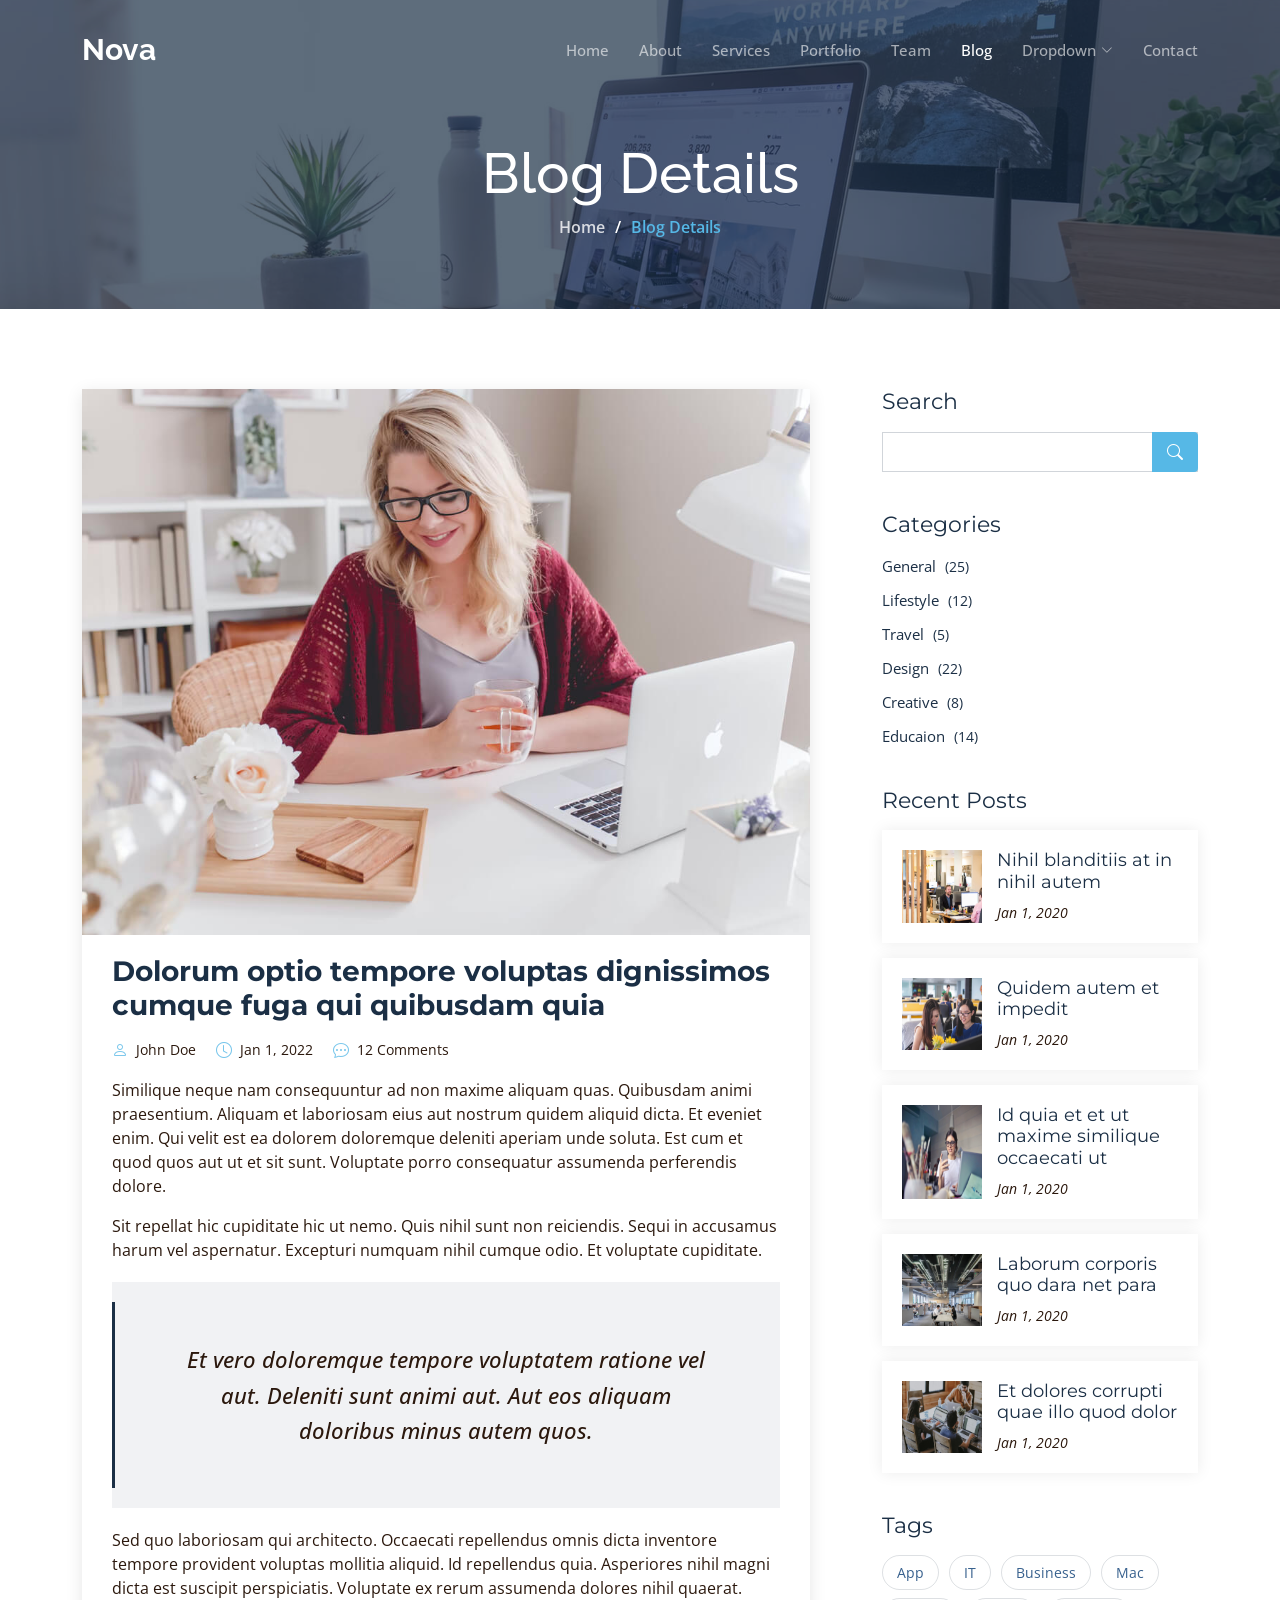
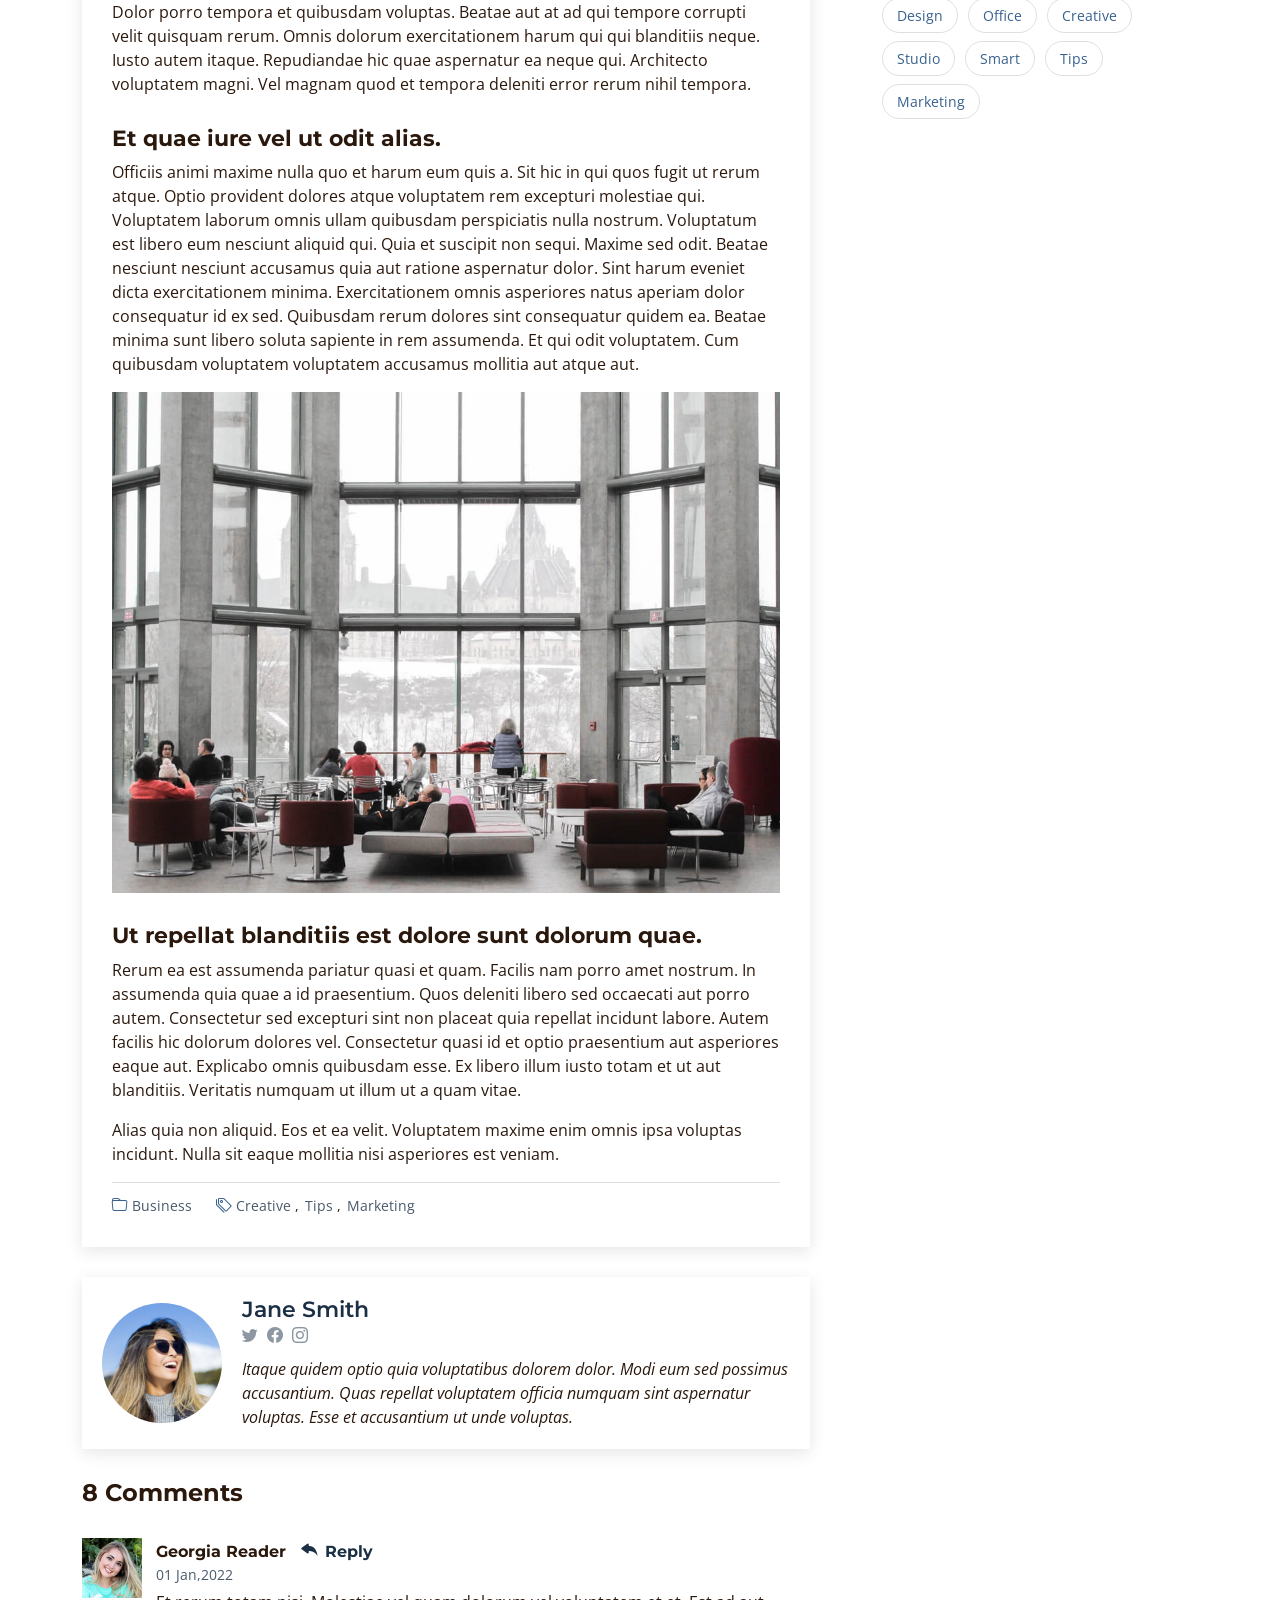
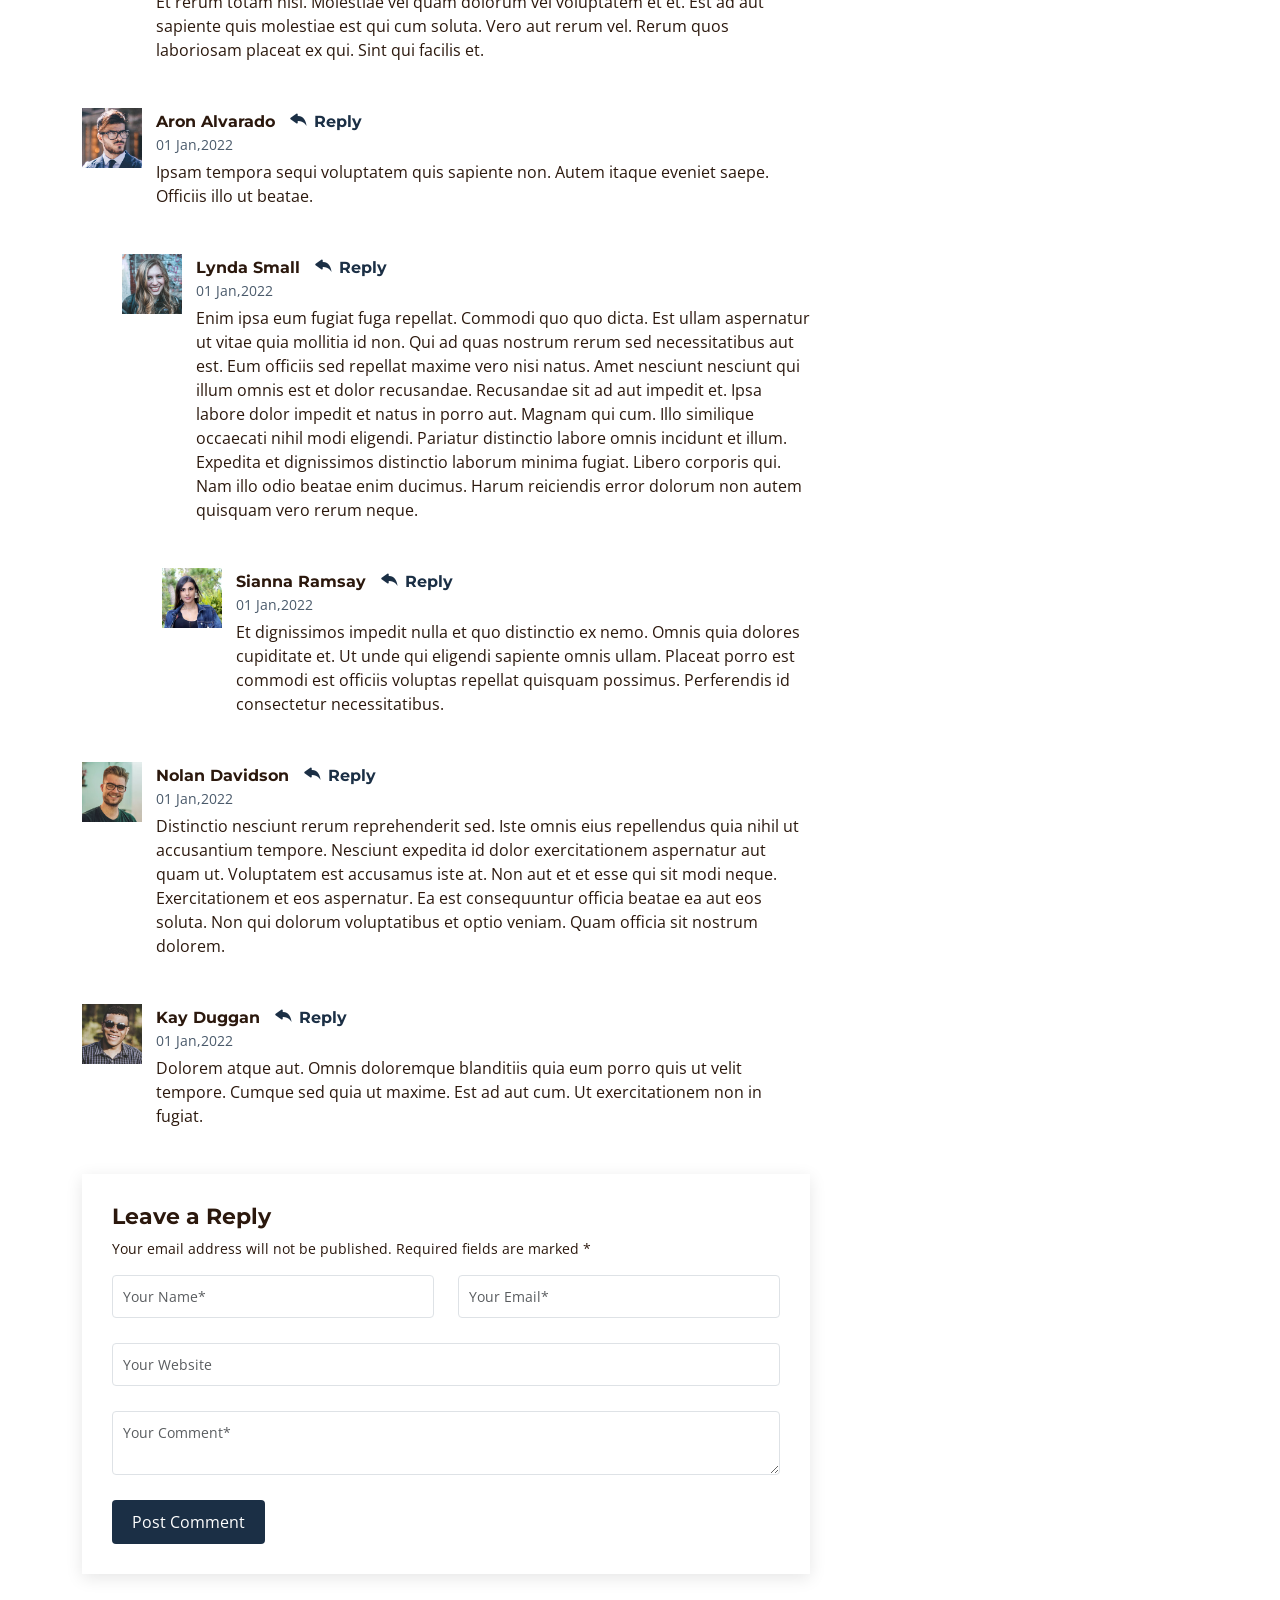
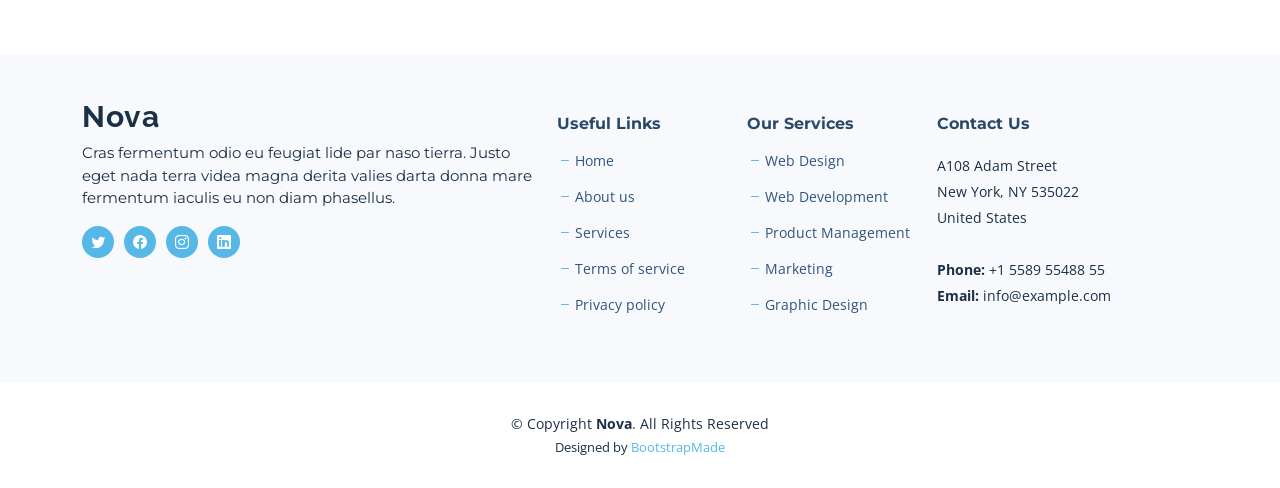
<file: Nova/blog-details.html>
<!DOCTYPE html>
<html lang="en">

<head>
  <meta charset="utf-8">
  <meta content="width=device-width, initial-scale=1.0" name="viewport">

  <title>Nova Bootstrap Template - Blog</title>
  <meta content="" name="description">
  <meta content="" name="keywords">

  <!-- Favicons -->
  <link href="assets/img/favicon.png" rel="icon">
  <link href="assets/img/apple-touch-icon.png" rel="apple-touch-icon">

  <!-- Google Fonts -->
  <link rel="preconnect" href="https://fonts.googleapis.com">
  <link rel="preconnect" href="https://fonts.gstatic.com" crossorigin>
  <link href="https://fonts.googleapis.com/css2?family=Open+Sans:ital,wght@0,300;0,400;0,500;0,600;0,700;1,300;1,400;1,600;1,700&family=Montserrat:ital,wght@0,300;0,400;0,500;0,600;0,700;1,300;1,400;1,500;1,600;1,700&family=Raleway:ital,wght@0,300;0,400;0,500;0,600;0,700;1,300;1,400;1,500;1,600;1,700&display=swap" rel="stylesheet">

  <!-- Vendor CSS Files -->
  <link href="assets/vendor/bootstrap/css/bootstrap.min.css" rel="stylesheet">
  <link href="assets/vendor/bootstrap-icons/bootstrap-icons.css" rel="stylesheet">
  <link href="assets/vendor/aos/aos.css" rel="stylesheet">
  <link href="assets/vendor/glightbox/css/glightbox.min.css" rel="stylesheet">
  <link href="assets/vendor/swiper/swiper-bundle.min.css" rel="stylesheet">
  <link href="assets/vendor/remixicon/remixicon.css" rel="stylesheet">

  <!-- Template Main CSS File -->
  <link href="assets/css/main.css" rel="stylesheet">

  <!-- =======================================================
  * Template Name: Nova
  * Updated: Jul 27 2023 with Bootstrap v5.3.1
  * Template URL: https://bootstrapmade.com/nova-bootstrap-business-template/
  * Author: BootstrapMade.com
  * License: https://bootstrapmade.com/license/
  ======================================================== -->
</head>

<body class="page-blog">

  <!-- ======= Header ======= -->
  <header id="header" class="header d-flex align-items-center fixed-top">
    <div class="container-fluid container-xl d-flex align-items-center justify-content-between">

      <a href="index.html" class="logo d-flex align-items-center">
        <!-- Uncomment the line below if you also wish to use an image logo -->
        <!-- <img src="assets/img/logo.png" alt=""> -->
        <h1 class="d-flex align-items-center">Nova</h1>
      </a>

      <i class="mobile-nav-toggle mobile-nav-show bi bi-list"></i>
      <i class="mobile-nav-toggle mobile-nav-hide d-none bi bi-x"></i>

      <nav id="navbar" class="navbar">
        <ul>
          <li><a href="index.html">Home</a></li>
          <li><a href="about.html">About</a></li>
          <li><a href="services.html">Services</a></li>
          <li><a href="portfolio.html">Portfolio</a></li>
          <li><a href="team.html">Team</a></li>
          <li><a href="blog.html" class="active">Blog</a></li>
          <li class="dropdown"><a href="#"><span>Dropdown</span> <i class="bi bi-chevron-down dropdown-indicator"></i></a>
            <ul>
              <li><a href="#">Dropdown 1</a></li>
              <li class="dropdown"><a href="#"><span>Deep Dropdown</span> <i class="bi bi-chevron-down dropdown-indicator"></i></a>
                <ul>
                  <li><a href="#">Deep Dropdown 1</a></li>
                  <li><a href="#">Deep Dropdown 2</a></li>
                  <li><a href="#">Deep Dropdown 3</a></li>
                  <li><a href="#">Deep Dropdown 4</a></li>
                  <li><a href="#">Deep Dropdown 5</a></li>
                </ul>
              </li>
              <li><a href="#">Dropdown 2</a></li>
              <li><a href="#">Dropdown 3</a></li>
              <li><a href="#">Dropdown 4</a></li>
            </ul>
          </li>
          <li><a href="contact.html">Contact</a></li>
        </ul>
      </nav><!-- .navbar -->

    </div>
  </header><!-- End Header -->

  <main id="main">

    <!-- ======= Breadcrumbs ======= -->
    <div class="breadcrumbs d-flex align-items-center" style="background-image: url('assets/img/blog-header.jpg');">
      <div class="container position-relative d-flex flex-column align-items-center">

        <h2>Blog Details</h2>
        <ol>
          <li><a href="index.html">Home</a></li>
          <li>Blog Details</li>
        </ol>

      </div>
    </div><!-- End Breadcrumbs -->

    <!-- ======= Blog Details Section ======= -->
    <section id="blog" class="blog">
      <div class="container" data-aos="fade-up">

        <div class="row g-5">

          <div class="col-lg-8" data-aos="fade-up" data-aos-delay="200">

            <article class="blog-details">

              <div class="post-img">
                <img src="assets/img/blog/blog-1.jpg" alt="" class="img-fluid">
              </div>

              <h2 class="title">Dolorum optio tempore voluptas dignissimos cumque fuga qui quibusdam quia</h2>

              <div class="meta-top">
                <ul>
                  <li class="d-flex align-items-center"><i class="bi bi-person"></i> <a href="blog-details.html">John Doe</a></li>
                  <li class="d-flex align-items-center"><i class="bi bi-clock"></i> <a href="blog-details.html"><time datetime="2020-01-01">Jan 1, 2022</time></a></li>
                  <li class="d-flex align-items-center"><i class="bi bi-chat-dots"></i> <a href="blog-details.html">12 Comments</a></li>
                </ul>
              </div><!-- End meta top -->

              <div class="content">
                <p>
                  Similique neque nam consequuntur ad non maxime aliquam quas. Quibusdam animi praesentium. Aliquam et laboriosam eius aut nostrum quidem aliquid dicta.
                  Et eveniet enim. Qui velit est ea dolorem doloremque deleniti aperiam unde soluta. Est cum et quod quos aut ut et sit sunt. Voluptate porro consequatur assumenda perferendis dolore.
                </p>

                <p>
                  Sit repellat hic cupiditate hic ut nemo. Quis nihil sunt non reiciendis. Sequi in accusamus harum vel aspernatur. Excepturi numquam nihil cumque odio. Et voluptate cupiditate.
                </p>

                <blockquote>
                  <p>
                    Et vero doloremque tempore voluptatem ratione vel aut. Deleniti sunt animi aut. Aut eos aliquam doloribus minus autem quos.
                  </p>
                </blockquote>

                <p>
                  Sed quo laboriosam qui architecto. Occaecati repellendus omnis dicta inventore tempore provident voluptas mollitia aliquid. Id repellendus quia. Asperiores nihil magni dicta est suscipit perspiciatis. Voluptate ex rerum assumenda dolores nihil quaerat.
                  Dolor porro tempora et quibusdam voluptas. Beatae aut at ad qui tempore corrupti velit quisquam rerum. Omnis dolorum exercitationem harum qui qui blanditiis neque.
                  Iusto autem itaque. Repudiandae hic quae aspernatur ea neque qui. Architecto voluptatem magni. Vel magnam quod et tempora deleniti error rerum nihil tempora.
                </p>

                <h3>Et quae iure vel ut odit alias.</h3>
                <p>
                  Officiis animi maxime nulla quo et harum eum quis a. Sit hic in qui quos fugit ut rerum atque. Optio provident dolores atque voluptatem rem excepturi molestiae qui. Voluptatem laborum omnis ullam quibusdam perspiciatis nulla nostrum. Voluptatum est libero eum nesciunt aliquid qui.
                  Quia et suscipit non sequi. Maxime sed odit. Beatae nesciunt nesciunt accusamus quia aut ratione aspernatur dolor. Sint harum eveniet dicta exercitationem minima. Exercitationem omnis asperiores natus aperiam dolor consequatur id ex sed. Quibusdam rerum dolores sint consequatur quidem ea.
                  Beatae minima sunt libero soluta sapiente in rem assumenda. Et qui odit voluptatem. Cum quibusdam voluptatem voluptatem accusamus mollitia aut atque aut.
                </p>
                <img src="assets/img/blog/blog-inside-post.jpg" class="img-fluid" alt="">

                <h3>Ut repellat blanditiis est dolore sunt dolorum quae.</h3>
                <p>
                  Rerum ea est assumenda pariatur quasi et quam. Facilis nam porro amet nostrum. In assumenda quia quae a id praesentium. Quos deleniti libero sed occaecati aut porro autem. Consectetur sed excepturi sint non placeat quia repellat incidunt labore. Autem facilis hic dolorum dolores vel.
                  Consectetur quasi id et optio praesentium aut asperiores eaque aut. Explicabo omnis quibusdam esse. Ex libero illum iusto totam et ut aut blanditiis. Veritatis numquam ut illum ut a quam vitae.
                </p>
                <p>
                  Alias quia non aliquid. Eos et ea velit. Voluptatem maxime enim omnis ipsa voluptas incidunt. Nulla sit eaque mollitia nisi asperiores est veniam.
                </p>

              </div><!-- End post content -->

              <div class="meta-bottom">
                <i class="bi bi-folder"></i>
                <ul class="cats">
                  <li><a href="#">Business</a></li>
                </ul>

                <i class="bi bi-tags"></i>
                <ul class="tags">
                  <li><a href="#">Creative</a></li>
                  <li><a href="#">Tips</a></li>
                  <li><a href="#">Marketing</a></li>
                </ul>
              </div><!-- End meta bottom -->

            </article><!-- End blog post -->

            <div class="post-author d-flex align-items-center">
              <img src="assets/img/blog/blog-author.jpg" class="rounded-circle flex-shrink-0" alt="">
              <div>
                <h4>Jane Smith</h4>
                <div class="social-links">
                  <a href="https://twitters.com/#"><i class="bi bi-twitter"></i></a>
                  <a href="https://facebook.com/#"><i class="bi bi-facebook"></i></a>
                  <a href="https://instagram.com/#"><i class="biu bi-instagram"></i></a>
                </div>
                <p>
                  Itaque quidem optio quia voluptatibus dolorem dolor. Modi eum sed possimus accusantium. Quas repellat voluptatem officia numquam sint aspernatur voluptas. Esse et accusantium ut unde voluptas.
                </p>
              </div>
            </div><!-- End post author -->

            <div class="comments">

              <h4 class="comments-count">8 Comments</h4>

              <div id="comment-1" class="comment">
                <div class="d-flex">
                  <div class="comment-img"><img src="assets/img/blog/comments-1.jpg" alt=""></div>
                  <div>
                    <h5><a href="">Georgia Reader</a> <a href="#" class="reply"><i class="bi bi-reply-fill"></i> Reply</a></h5>
                    <time datetime="2020-01-01">01 Jan,2022</time>
                    <p>
                      Et rerum totam nisi. Molestiae vel quam dolorum vel voluptatem et et. Est ad aut sapiente quis molestiae est qui cum soluta.
                      Vero aut rerum vel. Rerum quos laboriosam placeat ex qui. Sint qui facilis et.
                    </p>
                  </div>
                </div>
              </div><!-- End comment #1 -->

              <div id="comment-2" class="comment">
                <div class="d-flex">
                  <div class="comment-img"><img src="assets/img/blog/comments-2.jpg" alt=""></div>
                  <div>
                    <h5><a href="">Aron Alvarado</a> <a href="#" class="reply"><i class="bi bi-reply-fill"></i> Reply</a></h5>
                    <time datetime="2020-01-01">01 Jan,2022</time>
                    <p>
                      Ipsam tempora sequi voluptatem quis sapiente non. Autem itaque eveniet saepe. Officiis illo ut beatae.
                    </p>
                  </div>
                </div>

                <div id="comment-reply-1" class="comment comment-reply">
                  <div class="d-flex">
                    <div class="comment-img"><img src="assets/img/blog/comments-3.jpg" alt=""></div>
                    <div>
                      <h5><a href="">Lynda Small</a> <a href="#" class="reply"><i class="bi bi-reply-fill"></i> Reply</a></h5>
                      <time datetime="2020-01-01">01 Jan,2022</time>
                      <p>
                        Enim ipsa eum fugiat fuga repellat. Commodi quo quo dicta. Est ullam aspernatur ut vitae quia mollitia id non. Qui ad quas nostrum rerum sed necessitatibus aut est. Eum officiis sed repellat maxime vero nisi natus. Amet nesciunt nesciunt qui illum omnis est et dolor recusandae.

                        Recusandae sit ad aut impedit et. Ipsa labore dolor impedit et natus in porro aut. Magnam qui cum. Illo similique occaecati nihil modi eligendi. Pariatur distinctio labore omnis incidunt et illum. Expedita et dignissimos distinctio laborum minima fugiat.

                        Libero corporis qui. Nam illo odio beatae enim ducimus. Harum reiciendis error dolorum non autem quisquam vero rerum neque.
                      </p>
                    </div>
                  </div>

                  <div id="comment-reply-2" class="comment comment-reply">
                    <div class="d-flex">
                      <div class="comment-img"><img src="assets/img/blog/comments-4.jpg" alt=""></div>
                      <div>
                        <h5><a href="">Sianna Ramsay</a> <a href="#" class="reply"><i class="bi bi-reply-fill"></i> Reply</a></h5>
                        <time datetime="2020-01-01">01 Jan,2022</time>
                        <p>
                          Et dignissimos impedit nulla et quo distinctio ex nemo. Omnis quia dolores cupiditate et. Ut unde qui eligendi sapiente omnis ullam. Placeat porro est commodi est officiis voluptas repellat quisquam possimus. Perferendis id consectetur necessitatibus.
                        </p>
                      </div>
                    </div>

                  </div><!-- End comment reply #2-->

                </div><!-- End comment reply #1-->

              </div><!-- End comment #2-->

              <div id="comment-3" class="comment">
                <div class="d-flex">
                  <div class="comment-img"><img src="assets/img/blog/comments-5.jpg" alt=""></div>
                  <div>
                    <h5><a href="">Nolan Davidson</a> <a href="#" class="reply"><i class="bi bi-reply-fill"></i> Reply</a></h5>
                    <time datetime="2020-01-01">01 Jan,2022</time>
                    <p>
                      Distinctio nesciunt rerum reprehenderit sed. Iste omnis eius repellendus quia nihil ut accusantium tempore. Nesciunt expedita id dolor exercitationem aspernatur aut quam ut. Voluptatem est accusamus iste at.
                      Non aut et et esse qui sit modi neque. Exercitationem et eos aspernatur. Ea est consequuntur officia beatae ea aut eos soluta. Non qui dolorum voluptatibus et optio veniam. Quam officia sit nostrum dolorem.
                    </p>
                  </div>
                </div>

              </div><!-- End comment #3 -->

              <div id="comment-4" class="comment">
                <div class="d-flex">
                  <div class="comment-img"><img src="assets/img/blog/comments-6.jpg" alt=""></div>
                  <div>
                    <h5><a href="">Kay Duggan</a> <a href="#" class="reply"><i class="bi bi-reply-fill"></i> Reply</a></h5>
                    <time datetime="2020-01-01">01 Jan,2022</time>
                    <p>
                      Dolorem atque aut. Omnis doloremque blanditiis quia eum porro quis ut velit tempore. Cumque sed quia ut maxime. Est ad aut cum. Ut exercitationem non in fugiat.
                    </p>
                  </div>
                </div>

              </div><!-- End comment #4 -->

              <div class="reply-form">

                <h4>Leave a Reply</h4>
                <p>Your email address will not be published. Required fields are marked * </p>
                <form action="">
                  <div class="row">
                    <div class="col-md-6 form-group">
                      <input name="name" type="text" class="form-control" placeholder="Your Name*">
                    </div>
                    <div class="col-md-6 form-group">
                      <input name="email" type="text" class="form-control" placeholder="Your Email*">
                    </div>
                  </div>
                  <div class="row">
                    <div class="col form-group">
                      <input name="website" type="text" class="form-control" placeholder="Your Website">
                    </div>
                  </div>
                  <div class="row">
                    <div class="col form-group">
                      <textarea name="comment" class="form-control" placeholder="Your Comment*"></textarea>
                    </div>
                  </div>
                  <button type="submit" class="btn btn-primary">Post Comment</button>

                </form>

              </div>

            </div><!-- End blog comments -->

          </div>

          <div class="col-lg-4" data-aos="fade-up" data-aos-delay="400">

            <div class="sidebar ps-lg-4">

              <div class="sidebar-item search-form">
                <h3 class="sidebar-title">Search</h3>
                <form action="" class="mt-3">
                  <input type="text">
                  <button type="submit"><i class="bi bi-search"></i></button>
                </form>
              </div><!-- End sidebar search formn-->

              <div class="sidebar-item categories">
                <h3 class="sidebar-title">Categories</h3>
                <ul class="mt-3">
                  <li><a href="#">General <span>(25)</span></a></li>
                  <li><a href="#">Lifestyle <span>(12)</span></a></li>
                  <li><a href="#">Travel <span>(5)</span></a></li>
                  <li><a href="#">Design <span>(22)</span></a></li>
                  <li><a href="#">Creative <span>(8)</span></a></li>
                  <li><a href="#">Educaion <span>(14)</span></a></li>
                </ul>
              </div><!-- End sidebar categories-->

              <div class="sidebar-item recent-posts">
                <h3 class="sidebar-title">Recent Posts</h3>

                <div class="mt-3">

                  <div class="post-item mt-3">
                    <img src="assets/img/blog/blog-recent-1.jpg" alt="" class="flex-shrink-0">
                    <div>
                      <h4><a href="blog-post.html">Nihil blanditiis at in nihil autem</a></h4>
                      <time datetime="2020-01-01">Jan 1, 2020</time>
                    </div>
                  </div><!-- End recent post item-->

                  <div class="post-item">
                    <img src="assets/img/blog/blog-recent-2.jpg" alt="" class="flex-shrink-0">
                    <div>
                      <h4><a href="blog-post.html">Quidem autem et impedit</a></h4>
                      <time datetime="2020-01-01">Jan 1, 2020</time>
                    </div>
                  </div><!-- End recent post item-->

                  <div class="post-item">
                    <img src="assets/img/blog/blog-recent-3.jpg" alt="" class="flex-shrink-0">
                    <div>
                      <h4><a href="blog-post.html">Id quia et et ut maxime similique occaecati ut</a></h4>
                      <time datetime="2020-01-01">Jan 1, 2020</time>
                    </div>
                  </div><!-- End recent post item-->

                  <div class="post-item">
                    <img src="assets/img/blog/blog-recent-4.jpg" alt="" class="flex-shrink-0">
                    <div>
                      <h4><a href="blog-post.html">Laborum corporis quo dara net para</a></h4>
                      <time datetime="2020-01-01">Jan 1, 2020</time>
                    </div>
                  </div><!-- End recent post item-->

                  <div class="post-item">
                    <img src="assets/img/blog/blog-recent-5.jpg" alt="" class="flex-shrink-0">
                    <div>
                      <h4><a href="blog-post.html">Et dolores corrupti quae illo quod dolor</a></h4>
                      <time datetime="2020-01-01">Jan 1, 2020</time>
                    </div>
                  </div><!-- End recent post item-->

                </div>

              </div><!-- End sidebar recent posts-->

              <div class="sidebar-item tags">
                <h3 class="sidebar-title">Tags</h3>
                <ul class="mt-3">
                  <li><a href="#">App</a></li>
                  <li><a href="#">IT</a></li>
                  <li><a href="#">Business</a></li>
                  <li><a href="#">Mac</a></li>
                  <li><a href="#">Design</a></li>
                  <li><a href="#">Office</a></li>
                  <li><a href="#">Creative</a></li>
                  <li><a href="#">Studio</a></li>
                  <li><a href="#">Smart</a></li>
                  <li><a href="#">Tips</a></li>
                  <li><a href="#">Marketing</a></li>
                </ul>
              </div><!-- End sidebar tags-->

            </div><!-- End Blog Sidebar -->

          </div>
        </div>

      </div>
    </section><!-- End Blog Details Section -->

  </main><!-- End #main -->

  <!-- ======= Footer ======= -->
  <footer id="footer" class="footer">

    <div class="footer-content">
      <div class="container">
        <div class="row gy-4">
          <div class="col-lg-5 col-md-12 footer-info">
            <a href="index.html" class="logo d-flex align-items-center">
              <span>Nova</span>
            </a>
            <p>Cras fermentum odio eu feugiat lide par naso tierra. Justo eget nada terra videa magna derita valies darta donna mare fermentum iaculis eu non diam phasellus.</p>
            <div class="social-links d-flex  mt-3">
              <a href="#" class="twitter"><i class="bi bi-twitter"></i></a>
              <a href="#" class="facebook"><i class="bi bi-facebook"></i></a>
              <a href="#" class="instagram"><i class="bi bi-instagram"></i></a>
              <a href="#" class="linkedin"><i class="bi bi-linkedin"></i></a>
            </div>
          </div>

          <div class="col-lg-2 col-6 footer-links">
            <h4>Useful Links</h4>
            <ul>
              <li><i class="bi bi-dash"></i> <a href="#">Home</a></li>
              <li><i class="bi bi-dash"></i> <a href="#">About us</a></li>
              <li><i class="bi bi-dash"></i> <a href="#">Services</a></li>
              <li><i class="bi bi-dash"></i> <a href="#">Terms of service</a></li>
              <li><i class="bi bi-dash"></i> <a href="#">Privacy policy</a></li>
            </ul>
          </div>

          <div class="col-lg-2 col-6 footer-links">
            <h4>Our Services</h4>
            <ul>
              <li><i class="bi bi-dash"></i> <a href="#">Web Design</a></li>
              <li><i class="bi bi-dash"></i> <a href="#">Web Development</a></li>
              <li><i class="bi bi-dash"></i> <a href="#">Product Management</a></li>
              <li><i class="bi bi-dash"></i> <a href="#">Marketing</a></li>
              <li><i class="bi bi-dash"></i> <a href="#">Graphic Design</a></li>
            </ul>
          </div>

          <div class="col-lg-3 col-md-12 footer-contact text-center text-md-start">
            <h4>Contact Us</h4>
            <p>
              A108 Adam Street <br>
              New York, NY 535022<br>
              United States <br><br>
              <strong>Phone:</strong> +1 5589 55488 55<br>
              <strong>Email:</strong> info@example.com<br>
            </p>

          </div>

        </div>
      </div>
    </div>

    <div class="footer-legal">
      <div class="container">
        <div class="copyright">
          &copy; Copyright <strong><span>Nova</span></strong>. All Rights Reserved
        </div>
        <div class="credits">
          <!-- All the links in the footer should remain intact. -->
          <!-- You can delete the links only if you purchased the pro version. -->
          <!-- Licensing information: https://bootstrapmade.com/license/ -->
          <!-- Purchase the pro version with working PHP/AJAX contact form: https://bootstrapmade.com/nova-bootstrap-business-template/ -->
          Designed by <a href="https://bootstrapmade.com/">BootstrapMade</a>
        </div>
      </div>
    </div>
  </footer><!-- End Footer --><!-- End Footer -->

  <a href="#" class="scroll-top d-flex align-items-center justify-content-center"><i class="bi bi-arrow-up-short"></i></a>

  <div id="preloader"></div>

  <!-- Vendor JS Files -->
  <script src="assets/vendor/bootstrap/js/bootstrap.bundle.min.js"></script>
  <script src="assets/vendor/aos/aos.js"></script>
  <script src="assets/vendor/glightbox/js/glightbox.min.js"></script>
  <script src="assets/vendor/swiper/swiper-bundle.min.js"></script>
  <script src="assets/vendor/isotope-layout/isotope.pkgd.min.js"></script>
  <script src="assets/vendor/php-email-form/validate.js"></script>

  <!-- Template Main JS File -->
  <script src="assets/js/main.js"></script>

</body>

</html>
</file>
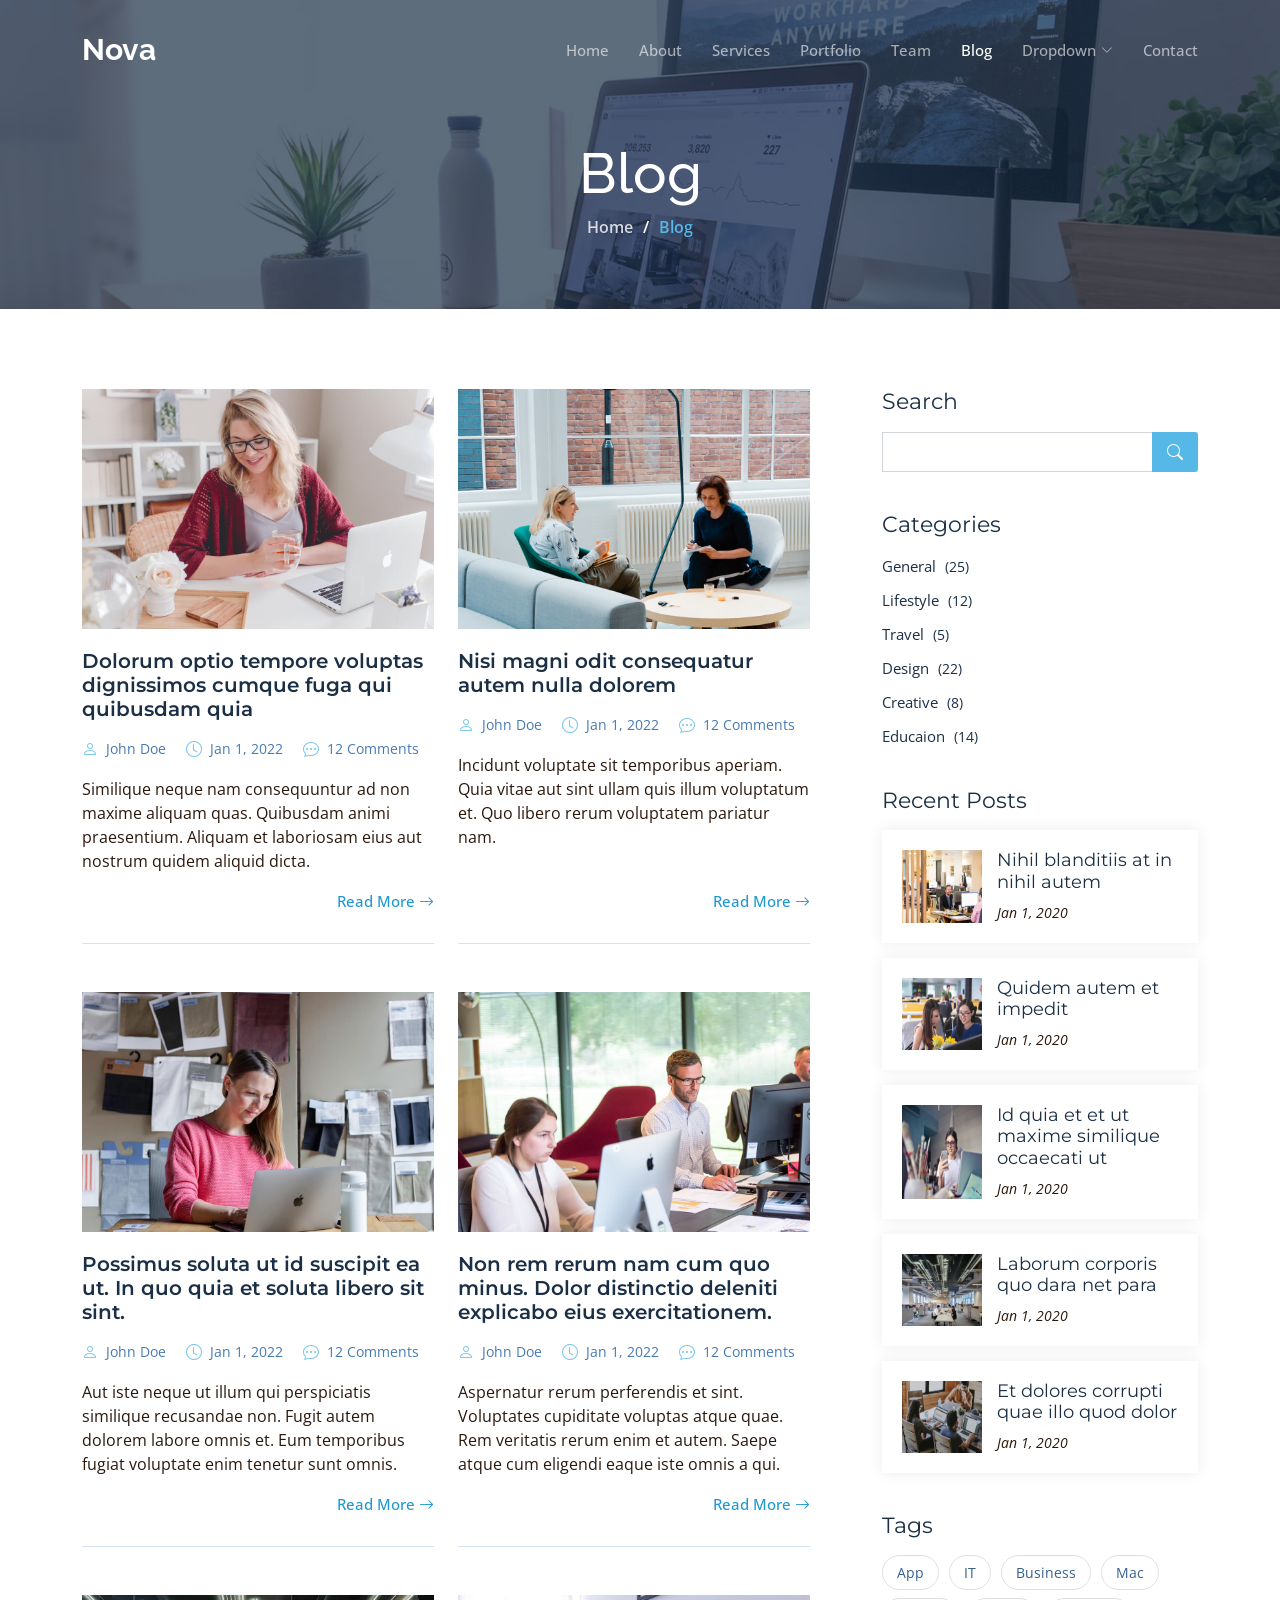
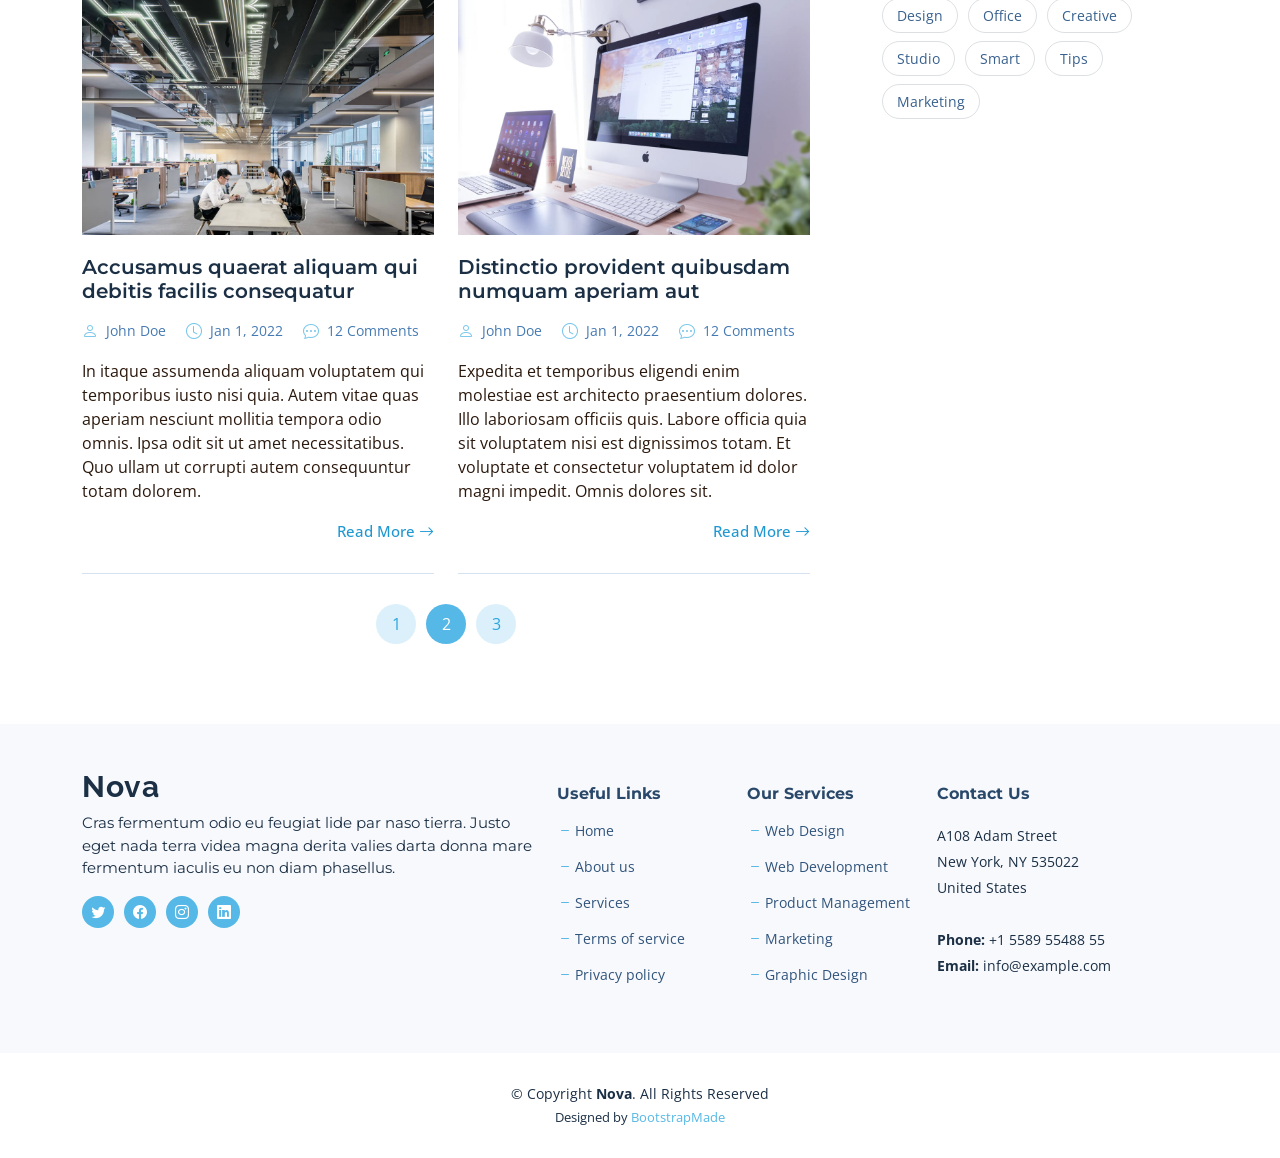
<file: Nova/blog.html>
<!DOCTYPE html>
<html lang="en">

<head>
  <meta charset="utf-8">
  <meta content="width=device-width, initial-scale=1.0" name="viewport">

  <title>Nova Bootstrap Template - Blog</title>
  <meta content="" name="description">
  <meta content="" name="keywords">

  <!-- Favicons -->
  <link href="assets/img/favicon.png" rel="icon">
  <link href="assets/img/apple-touch-icon.png" rel="apple-touch-icon">

  <!-- Google Fonts -->
  <link rel="preconnect" href="https://fonts.googleapis.com">
  <link rel="preconnect" href="https://fonts.gstatic.com" crossorigin>
  <link href="https://fonts.googleapis.com/css2?family=Open+Sans:ital,wght@0,300;0,400;0,500;0,600;0,700;1,300;1,400;1,600;1,700&family=Montserrat:ital,wght@0,300;0,400;0,500;0,600;0,700;1,300;1,400;1,500;1,600;1,700&family=Raleway:ital,wght@0,300;0,400;0,500;0,600;0,700;1,300;1,400;1,500;1,600;1,700&display=swap" rel="stylesheet">

  <!-- Vendor CSS Files -->
  <link href="assets/vendor/bootstrap/css/bootstrap.min.css" rel="stylesheet">
  <link href="assets/vendor/bootstrap-icons/bootstrap-icons.css" rel="stylesheet">
  <link href="assets/vendor/aos/aos.css" rel="stylesheet">
  <link href="assets/vendor/glightbox/css/glightbox.min.css" rel="stylesheet">
  <link href="assets/vendor/swiper/swiper-bundle.min.css" rel="stylesheet">
  <link href="assets/vendor/remixicon/remixicon.css" rel="stylesheet">

  <!-- Template Main CSS File -->
  <link href="assets/css/main.css" rel="stylesheet">

  <!-- =======================================================
  * Template Name: Nova
  * Updated: Jul 27 2023 with Bootstrap v5.3.1
  * Template URL: https://bootstrapmade.com/nova-bootstrap-business-template/
  * Author: BootstrapMade.com
  * License: https://bootstrapmade.com/license/
  ======================================================== -->
</head>

<body class="page-blog">

  <!-- ======= Header ======= -->
  <header id="header" class="header d-flex align-items-center fixed-top">
    <div class="container-fluid container-xl d-flex align-items-center justify-content-between">

      <a href="index.html" class="logo d-flex align-items-center">
        <!-- Uncomment the line below if you also wish to use an image logo -->
        <!-- <img src="assets/img/logo.png" alt=""> -->
        <h1 class="d-flex align-items-center">Nova</h1>
      </a>

      <i class="mobile-nav-toggle mobile-nav-show bi bi-list"></i>
      <i class="mobile-nav-toggle mobile-nav-hide d-none bi bi-x"></i>

      <nav id="navbar" class="navbar">
        <ul>
          <li><a href="index.html">Home</a></li>
          <li><a href="about.html">About</a></li>
          <li><a href="services.html">Services</a></li>
          <li><a href="portfolio.html">Portfolio</a></li>
          <li><a href="team.html">Team</a></li>
          <li><a href="blog.html" class="active">Blog</a></li>
          <li class="dropdown"><a href="#"><span>Dropdown</span> <i class="bi bi-chevron-down dropdown-indicator"></i></a>
            <ul>
              <li><a href="#">Dropdown 1</a></li>
              <li class="dropdown"><a href="#"><span>Deep Dropdown</span> <i class="bi bi-chevron-down dropdown-indicator"></i></a>
                <ul>
                  <li><a href="#">Deep Dropdown 1</a></li>
                  <li><a href="#">Deep Dropdown 2</a></li>
                  <li><a href="#">Deep Dropdown 3</a></li>
                  <li><a href="#">Deep Dropdown 4</a></li>
                  <li><a href="#">Deep Dropdown 5</a></li>
                </ul>
              </li>
              <li><a href="#">Dropdown 2</a></li>
              <li><a href="#">Dropdown 3</a></li>
              <li><a href="#">Dropdown 4</a></li>
            </ul>
          </li>
          <li><a href="contact.html">Contact</a></li>
        </ul>
      </nav><!-- .navbar -->

    </div>
  </header><!-- End Header -->

  <main id="main">

    <!-- ======= Breadcrumbs ======= -->
    <div class="breadcrumbs d-flex align-items-center" style="background-image: url('assets/img/blog-header.jpg');">
      <div class="container position-relative d-flex flex-column align-items-center">

        <h2>Blog</h2>
        <ol>
          <li><a href="index.html">Home</a></li>
          <li>Blog</li>
        </ol>

      </div>
    </div><!-- End Breadcrumbs -->

    <!-- ======= Blog Section ======= -->
    <section id="blog" class="blog">
      <div class="container" data-aos="fade-up">

        <div class="row g-5">

          <div class="col-lg-8" data-aos="fade-up" data-aos-delay="200">

            <div class="row gy-5 posts-list">

              <div class="col-lg-6">
                <article class="d-flex flex-column">

                  <div class="post-img">
                    <img src="assets/img/blog/blog-1.jpg" alt="" class="img-fluid">
                  </div>

                  <h2 class="title">
                    <a href="blog-details.html">Dolorum optio tempore voluptas dignissimos cumque fuga qui quibusdam quia</a>
                  </h2>

                  <div class="meta-top">
                    <ul>
                      <li class="d-flex align-items-center"><i class="bi bi-person"></i> <a href="blog-details.html">John Doe</a></li>
                      <li class="d-flex align-items-center"><i class="bi bi-clock"></i> <a href="blog-details.html"><time datetime="2022-01-01">Jan 1, 2022</time></a></li>
                      <li class="d-flex align-items-center"><i class="bi bi-chat-dots"></i> <a href="blog-details.html">12 Comments</a></li>
                    </ul>
                  </div>

                  <div class="content">
                    <p>
                      Similique neque nam consequuntur ad non maxime aliquam quas. Quibusdam animi praesentium. Aliquam et laboriosam eius aut nostrum quidem aliquid dicta.
                    </p>
                  </div>

                  <div class="read-more mt-auto align-self-end">
                    <a href="blog-details.html">Read More <i class="bi bi-arrow-right"></i></a>
                  </div>

                </article>
              </div><!-- End post list item -->

              <div class="col-lg-6">
                <article class="d-flex flex-column">

                  <div class="post-img">
                    <img src="assets/img/blog/blog-2.jpg" alt="" class="img-fluid">
                  </div>

                  <h2 class="title">
                    <a href="blog-details.html">Nisi magni odit consequatur autem nulla dolorem</a>
                  </h2>

                  <div class="meta-top">
                    <ul>
                      <li class="d-flex align-items-center"><i class="bi bi-person"></i> <a href="blog-details.html">John Doe</a></li>
                      <li class="d-flex align-items-center"><i class="bi bi-clock"></i> <a href="blog-details.html"><time datetime="2022-01-01">Jan 1, 2022</time></a></li>
                      <li class="d-flex align-items-center"><i class="bi bi-chat-dots"></i> <a href="blog-details.html">12 Comments</a></li>
                    </ul>
                  </div>

                  <div class="content">
                    <p>
                      Incidunt voluptate sit temporibus aperiam. Quia vitae aut sint ullam quis illum voluptatum et. Quo libero rerum voluptatem pariatur nam.
                    </p>
                  </div>

                  <div class="read-more mt-auto align-self-end">
                    <a href="blog-details.html">Read More <i class="bi bi-arrow-right"></i></a>
                  </div>

                </article>
              </div><!-- End post list item -->

              <div class="col-lg-6">
                <article class="d-flex flex-column">

                  <div class="post-img">
                    <img src="assets/img/blog/blog-3.jpg" alt="" class="img-fluid">
                  </div>

                  <h2 class="title">
                    <a href="blog-details.html">Possimus soluta ut id suscipit ea ut. In quo quia et soluta libero sit sint.</a>
                  </h2>

                  <div class="meta-top">
                    <ul>
                      <li class="d-flex align-items-center"><i class="bi bi-person"></i> <a href="blog-details.html">John Doe</a></li>
                      <li class="d-flex align-items-center"><i class="bi bi-clock"></i> <a href="blog-details.html"><time datetime="2022-01-01">Jan 1, 2022</time></a></li>
                      <li class="d-flex align-items-center"><i class="bi bi-chat-dots"></i> <a href="blog-details.html">12 Comments</a></li>
                    </ul>
                  </div>

                  <div class="content">
                    <p>
                      Aut iste neque ut illum qui perspiciatis similique recusandae non. Fugit autem dolorem labore omnis et. Eum temporibus fugiat voluptate enim tenetur sunt omnis.
                    </p>
                  </div>

                  <div class="read-more mt-auto align-self-end">
                    <a href="blog-details.html">Read More <i class="bi bi-arrow-right"></i></a>
                  </div>

                </article>
              </div><!-- End post list item -->

              <div class="col-lg-6">
                <article class="d-flex flex-column">

                  <div class="post-img">
                    <img src="assets/img/blog/blog-4.jpg" alt="" class="img-fluid">
                  </div>

                  <h2 class="title">
                    <a href="blog-details.html">Non rem rerum nam cum quo minus. Dolor distinctio deleniti explicabo eius exercitationem.</a>
                  </h2>

                  <div class="meta-top">
                    <ul>
                      <li class="d-flex align-items-center"><i class="bi bi-person"></i> <a href="blog-details.html">John Doe</a></li>
                      <li class="d-flex align-items-center"><i class="bi bi-clock"></i> <a href="blog-details.html"><time datetime="2022-01-01">Jan 1, 2022</time></a></li>
                      <li class="d-flex align-items-center"><i class="bi bi-chat-dots"></i> <a href="blog-details.html">12 Comments</a></li>
                    </ul>
                  </div>

                  <div class="content">
                    <p>
                      Aspernatur rerum perferendis et sint. Voluptates cupiditate voluptas atque quae. Rem veritatis rerum enim et autem. Saepe atque cum eligendi eaque iste omnis a qui.
                    </p>
                  </div>

                  <div class="read-more mt-auto align-self-end">
                    <a href="blog-details.html">Read More <i class="bi bi-arrow-right"></i></a>
                  </div>

                </article>
              </div><!-- End post list item -->

              <div class="col-lg-6">
                <article class="d-flex flex-column">

                  <div class="post-img">
                    <img src="assets/img/blog/blog-5.jpg" alt="" class="img-fluid">
                  </div>

                  <h2 class="title">
                    <a href="blog-details.html">Accusamus quaerat aliquam qui debitis facilis consequatur</a>
                  </h2>

                  <div class="meta-top">
                    <ul>
                      <li class="d-flex align-items-center"><i class="bi bi-person"></i> <a href="blog-details.html">John Doe</a></li>
                      <li class="d-flex align-items-center"><i class="bi bi-clock"></i> <a href="blog-details.html"><time datetime="2022-01-01">Jan 1, 2022</time></a></li>
                      <li class="d-flex align-items-center"><i class="bi bi-chat-dots"></i> <a href="blog-details.html">12 Comments</a></li>
                    </ul>
                  </div>

                  <div class="content">
                    <p>
                      In itaque assumenda aliquam voluptatem qui temporibus iusto nisi quia. Autem vitae quas aperiam nesciunt mollitia tempora odio omnis. Ipsa odit sit ut amet necessitatibus. Quo ullam ut corrupti autem consequuntur totam dolorem.
                    </p>
                  </div>

                  <div class="read-more mt-auto align-self-end">
                    <a href="blog-details.html">Read More <i class="bi bi-arrow-right"></i></a>
                  </div>

                </article>
              </div><!-- End post list item -->

              <div class="col-lg-6">
                <article class="d-flex flex-column">

                  <div class="post-img">
                    <img src="assets/img/blog/blog-6.jpg" alt="" class="img-fluid">
                  </div>

                  <h2 class="title">
                    <a href="blog-details.html">Distinctio provident quibusdam numquam aperiam aut</a>
                  </h2>

                  <div class="meta-top">
                    <ul>
                      <li class="d-flex align-items-center"><i class="bi bi-person"></i> <a href="blog-details.html">John Doe</a></li>
                      <li class="d-flex align-items-center"><i class="bi bi-clock"></i> <a href="blog-details.html"><time datetime="2022-01-01">Jan 1, 2022</time></a></li>
                      <li class="d-flex align-items-center"><i class="bi bi-chat-dots"></i> <a href="blog-details.html">12 Comments</a></li>
                    </ul>
                  </div>

                  <div class="content">
                    <p>
                      Expedita et temporibus eligendi enim molestiae est architecto praesentium dolores. Illo laboriosam officiis quis. Labore officia quia sit voluptatem nisi est dignissimos totam. Et voluptate et consectetur voluptatem id dolor magni impedit. Omnis dolores sit.
                    </p>
                  </div>

                  <div class="read-more mt-auto align-self-end">
                    <a href="blog-details.html">Read More <i class="bi bi-arrow-right"></i></a>
                  </div>

                </article>
              </div><!-- End post list item -->

            </div><!-- End blog posts list -->

            <div class="blog-pagination">
              <ul class="justify-content-center">
                <li><a href="#">1</a></li>
                <li class="active"><a href="#">2</a></li>
                <li><a href="#">3</a></li>
              </ul>
            </div><!-- End blog pagination -->

          </div>

          <div class="col-lg-4" data-aos="fade-up" data-aos-delay="400">

            <div class="sidebar ps-lg-4">

              <div class="sidebar-item search-form">
                <h3 class="sidebar-title">Search</h3>
                <form action="" class="mt-3">
                  <input type="text">
                  <button type="submit"><i class="bi bi-search"></i></button>
                </form>
              </div><!-- End sidebar search formn-->

              <div class="sidebar-item categories">
                <h3 class="sidebar-title">Categories</h3>
                <ul class="mt-3">
                  <li><a href="#">General <span>(25)</span></a></li>
                  <li><a href="#">Lifestyle <span>(12)</span></a></li>
                  <li><a href="#">Travel <span>(5)</span></a></li>
                  <li><a href="#">Design <span>(22)</span></a></li>
                  <li><a href="#">Creative <span>(8)</span></a></li>
                  <li><a href="#">Educaion <span>(14)</span></a></li>
                </ul>
              </div><!-- End sidebar categories-->

              <div class="sidebar-item recent-posts">
                <h3 class="sidebar-title">Recent Posts</h3>

                <div class="mt-3">

                  <div class="post-item mt-3">
                    <img src="assets/img/blog/blog-recent-1.jpg" alt="" class="flex-shrink-0">
                    <div>
                      <h4><a href="blog-post.html">Nihil blanditiis at in nihil autem</a></h4>
                      <time datetime="2020-01-01">Jan 1, 2020</time>
                    </div>
                  </div><!-- End recent post item-->

                  <div class="post-item">
                    <img src="assets/img/blog/blog-recent-2.jpg" alt="" class="flex-shrink-0">
                    <div>
                      <h4><a href="blog-post.html">Quidem autem et impedit</a></h4>
                      <time datetime="2020-01-01">Jan 1, 2020</time>
                    </div>
                  </div><!-- End recent post item-->

                  <div class="post-item">
                    <img src="assets/img/blog/blog-recent-3.jpg" alt="" class="flex-shrink-0">
                    <div>
                      <h4><a href="blog-post.html">Id quia et et ut maxime similique occaecati ut</a></h4>
                      <time datetime="2020-01-01">Jan 1, 2020</time>
                    </div>
                  </div><!-- End recent post item-->

                  <div class="post-item">
                    <img src="assets/img/blog/blog-recent-4.jpg" alt="" class="flex-shrink-0">
                    <div>
                      <h4><a href="blog-post.html">Laborum corporis quo dara net para</a></h4>
                      <time datetime="2020-01-01">Jan 1, 2020</time>
                    </div>
                  </div><!-- End recent post item-->

                  <div class="post-item">
                    <img src="assets/img/blog/blog-recent-5.jpg" alt="" class="flex-shrink-0">
                    <div>
                      <h4><a href="blog-post.html">Et dolores corrupti quae illo quod dolor</a></h4>
                      <time datetime="2020-01-01">Jan 1, 2020</time>
                    </div>
                  </div><!-- End recent post item-->

                </div>

              </div><!-- End sidebar recent posts-->

              <div class="sidebar-item tags">
                <h3 class="sidebar-title">Tags</h3>
                <ul class="mt-3">
                  <li><a href="#">App</a></li>
                  <li><a href="#">IT</a></li>
                  <li><a href="#">Business</a></li>
                  <li><a href="#">Mac</a></li>
                  <li><a href="#">Design</a></li>
                  <li><a href="#">Office</a></li>
                  <li><a href="#">Creative</a></li>
                  <li><a href="#">Studio</a></li>
                  <li><a href="#">Smart</a></li>
                  <li><a href="#">Tips</a></li>
                  <li><a href="#">Marketing</a></li>
                </ul>
              </div><!-- End sidebar tags-->

            </div><!-- End Blog Sidebar -->

          </div>

        </div>

      </div>
    </section><!-- End Blog Section -->

  </main><!-- End #main -->

  <!-- ======= Footer ======= -->
  <footer id="footer" class="footer">

    <div class="footer-content">
      <div class="container">
        <div class="row gy-4">
          <div class="col-lg-5 col-md-12 footer-info">
            <a href="index.html" class="logo d-flex align-items-center">
              <span>Nova</span>
            </a>
            <p>Cras fermentum odio eu feugiat lide par naso tierra. Justo eget nada terra videa magna derita valies darta donna mare fermentum iaculis eu non diam phasellus.</p>
            <div class="social-links d-flex  mt-3">
              <a href="#" class="twitter"><i class="bi bi-twitter"></i></a>
              <a href="#" class="facebook"><i class="bi bi-facebook"></i></a>
              <a href="#" class="instagram"><i class="bi bi-instagram"></i></a>
              <a href="#" class="linkedin"><i class="bi bi-linkedin"></i></a>
            </div>
          </div>

          <div class="col-lg-2 col-6 footer-links">
            <h4>Useful Links</h4>
            <ul>
              <li><i class="bi bi-dash"></i> <a href="#">Home</a></li>
              <li><i class="bi bi-dash"></i> <a href="#">About us</a></li>
              <li><i class="bi bi-dash"></i> <a href="#">Services</a></li>
              <li><i class="bi bi-dash"></i> <a href="#">Terms of service</a></li>
              <li><i class="bi bi-dash"></i> <a href="#">Privacy policy</a></li>
            </ul>
          </div>

          <div class="col-lg-2 col-6 footer-links">
            <h4>Our Services</h4>
            <ul>
              <li><i class="bi bi-dash"></i> <a href="#">Web Design</a></li>
              <li><i class="bi bi-dash"></i> <a href="#">Web Development</a></li>
              <li><i class="bi bi-dash"></i> <a href="#">Product Management</a></li>
              <li><i class="bi bi-dash"></i> <a href="#">Marketing</a></li>
              <li><i class="bi bi-dash"></i> <a href="#">Graphic Design</a></li>
            </ul>
          </div>

          <div class="col-lg-3 col-md-12 footer-contact text-center text-md-start">
            <h4>Contact Us</h4>
            <p>
              A108 Adam Street <br>
              New York, NY 535022<br>
              United States <br><br>
              <strong>Phone:</strong> +1 5589 55488 55<br>
              <strong>Email:</strong> info@example.com<br>
            </p>

          </div>

        </div>
      </div>
    </div>

    <div class="footer-legal">
      <div class="container">
        <div class="copyright">
          &copy; Copyright <strong><span>Nova</span></strong>. All Rights Reserved
        </div>
        <div class="credits">
          <!-- All the links in the footer should remain intact. -->
          <!-- You can delete the links only if you purchased the pro version. -->
          <!-- Licensing information: https://bootstrapmade.com/license/ -->
          <!-- Purchase the pro version with working PHP/AJAX contact form: https://bootstrapmade.com/nova-bootstrap-business-template/ -->
          Designed by <a href="https://bootstrapmade.com/">BootstrapMade</a>
        </div>
      </div>
    </div>
  </footer><!-- End Footer --><!-- End Footer -->

  <a href="#" class="scroll-top d-flex align-items-center justify-content-center"><i class="bi bi-arrow-up-short"></i></a>

  <div id="preloader"></div>

  <!-- Vendor JS Files -->
  <script src="assets/vendor/bootstrap/js/bootstrap.bundle.min.js"></script>
  <script src="assets/vendor/aos/aos.js"></script>
  <script src="assets/vendor/glightbox/js/glightbox.min.js"></script>
  <script src="assets/vendor/swiper/swiper-bundle.min.js"></script>
  <script src="assets/vendor/isotope-layout/isotope.pkgd.min.js"></script>
  <script src="assets/vendor/php-email-form/validate.js"></script>

  <!-- Template Main JS File -->
  <script src="assets/js/main.js"></script>

</body>

</html>
</file>
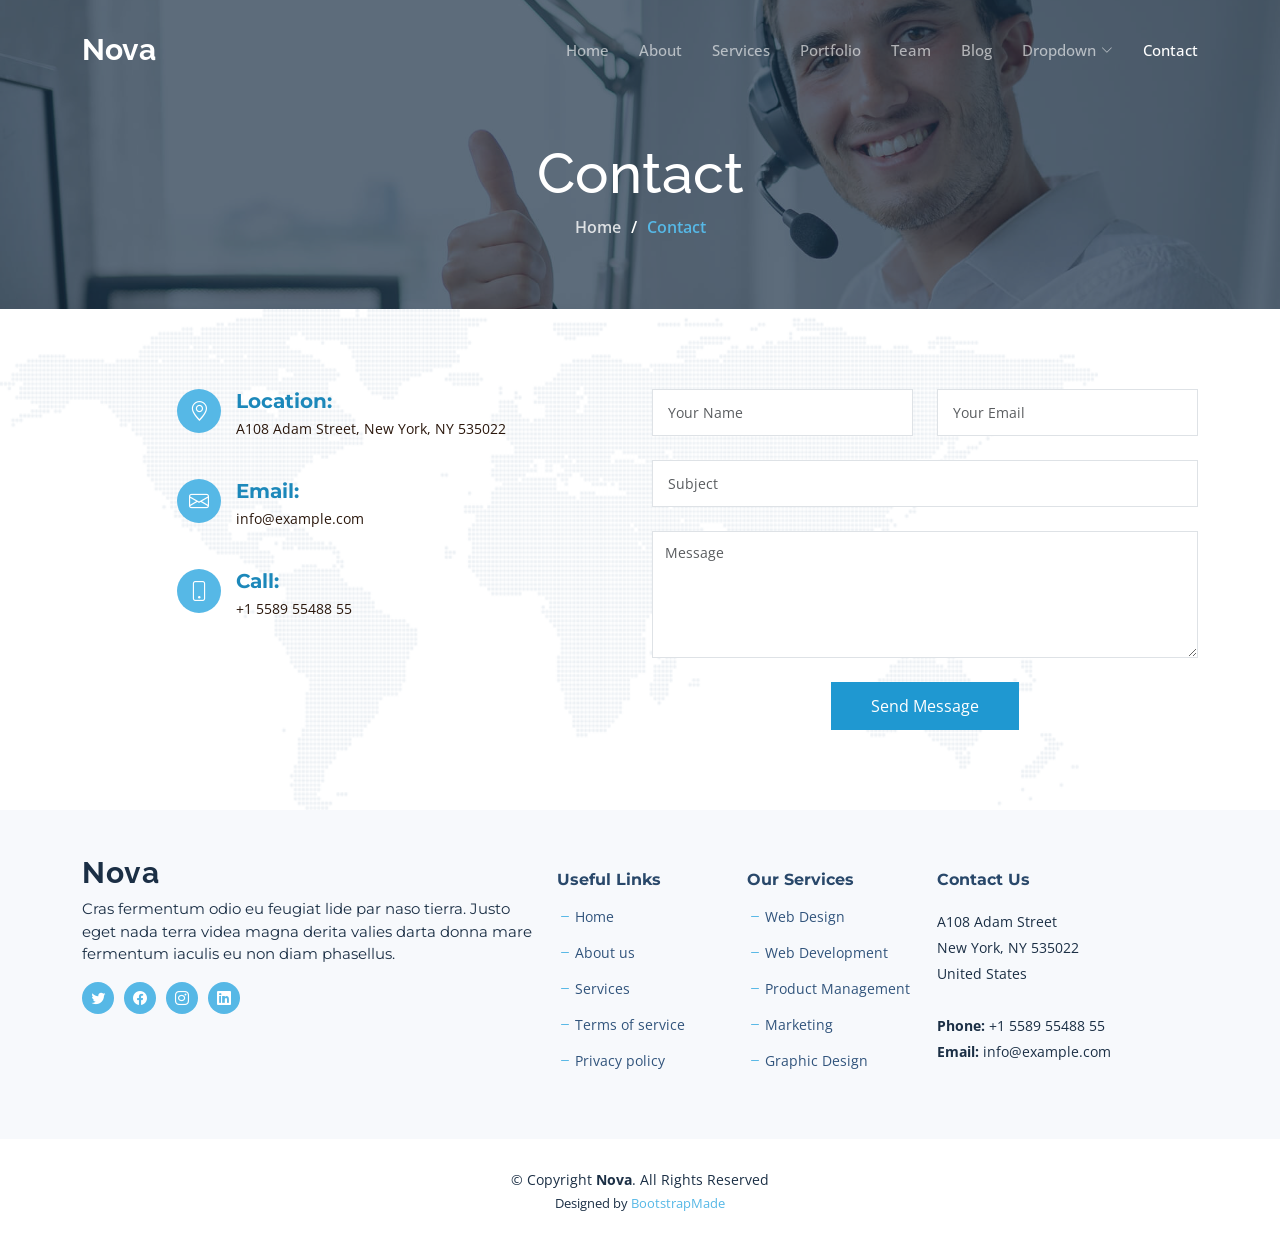
<file: Nova/contact.html>
<!DOCTYPE html>
<html lang="en">

<head>
  <meta charset="utf-8">
  <meta content="width=device-width, initial-scale=1.0" name="viewport">

  <title>Nova Bootstrap Template - Contact</title>
  <meta content="" name="description">
  <meta content="" name="keywords">

  <!-- Favicons -->
  <link href="assets/img/favicon.png" rel="icon">
  <link href="assets/img/apple-touch-icon.png" rel="apple-touch-icon">

  <!-- Google Fonts -->
  <link rel="preconnect" href="https://fonts.googleapis.com">
  <link rel="preconnect" href="https://fonts.gstatic.com" crossorigin>
  <link href="https://fonts.googleapis.com/css2?family=Open+Sans:ital,wght@0,300;0,400;0,500;0,600;0,700;1,300;1,400;1,600;1,700&family=Montserrat:ital,wght@0,300;0,400;0,500;0,600;0,700;1,300;1,400;1,500;1,600;1,700&family=Raleway:ital,wght@0,300;0,400;0,500;0,600;0,700;1,300;1,400;1,500;1,600;1,700&display=swap" rel="stylesheet">

  <!-- Vendor CSS Files -->
  <link href="assets/vendor/bootstrap/css/bootstrap.min.css" rel="stylesheet">
  <link href="assets/vendor/bootstrap-icons/bootstrap-icons.css" rel="stylesheet">
  <link href="assets/vendor/aos/aos.css" rel="stylesheet">
  <link href="assets/vendor/glightbox/css/glightbox.min.css" rel="stylesheet">
  <link href="assets/vendor/swiper/swiper-bundle.min.css" rel="stylesheet">
  <link href="assets/vendor/remixicon/remixicon.css" rel="stylesheet">

  <!-- Template Main CSS File -->
  <link href="assets/css/main.css" rel="stylesheet">

  <!-- =======================================================
  * Template Name: Nova
  * Updated: Jul 27 2023 with Bootstrap v5.3.1
  * Template URL: https://bootstrapmade.com/nova-bootstrap-business-template/
  * Author: BootstrapMade.com
  * License: https://bootstrapmade.com/license/
  ======================================================== -->
</head>

<body class="page-contact">

  <!-- ======= Header ======= -->
  <header id="header" class="header d-flex align-items-center fixed-top">
    <div class="container-fluid container-xl d-flex align-items-center justify-content-between">

      <a href="index.html" class="logo d-flex align-items-center">
        <!-- Uncomment the line below if you also wish to use an image logo -->
        <!-- <img src="assets/img/logo.png" alt=""> -->
        <h1 class="d-flex align-items-center">Nova</h1>
      </a>

      <i class="mobile-nav-toggle mobile-nav-show bi bi-list"></i>
      <i class="mobile-nav-toggle mobile-nav-hide d-none bi bi-x"></i>

      <nav id="navbar" class="navbar">
        <ul>
          <li><a href="index.html">Home</a></li>
          <li><a href="about.html">About</a></li>
          <li><a href="services.html">Services</a></li>
          <li><a href="portfolio.html">Portfolio</a></li>
          <li><a href="team.html">Team</a></li>
          <li><a href="blog.html">Blog</a></li>
          <li class="dropdown"><a href="#"><span>Dropdown</span> <i class="bi bi-chevron-down dropdown-indicator"></i></a>
            <ul>
              <li><a href="#">Dropdown 1</a></li>
              <li class="dropdown"><a href="#"><span>Deep Dropdown</span> <i class="bi bi-chevron-down dropdown-indicator"></i></a>
                <ul>
                  <li><a href="#">Deep Dropdown 1</a></li>
                  <li><a href="#">Deep Dropdown 2</a></li>
                  <li><a href="#">Deep Dropdown 3</a></li>
                  <li><a href="#">Deep Dropdown 4</a></li>
                  <li><a href="#">Deep Dropdown 5</a></li>
                </ul>
              </li>
              <li><a href="#">Dropdown 2</a></li>
              <li><a href="#">Dropdown 3</a></li>
              <li><a href="#">Dropdown 4</a></li>
            </ul>
          </li>
          <li><a href="contact.html" class="active">Contact</a></li>
        </ul>
      </nav><!-- .navbar -->

    </div>
  </header><!-- End Header -->

  <main id="main">

    <!-- ======= Breadcrumbs ======= -->
    <div class="breadcrumbs d-flex align-items-center" style="background-image: url('assets/img/contact-header.jpg');">
      <div class="container position-relative d-flex flex-column align-items-center">

        <h2>Contact</h2>
        <ol>
          <li><a href="index.html">Home</a></li>
          <li>Contact</li>
        </ol>

      </div>
    </div><!-- End Breadcrumbs -->

    <!-- ======= Contact Section ======= -->
    <section id="contact" class="contact">
      <div class="container position-relative" data-aos="fade-up">

        <div class="row gy-4 d-flex justify-content-end">

          <div class="col-lg-5" data-aos="fade-up" data-aos-delay="100">

            <div class="info-item d-flex">
              <i class="bi bi-geo-alt flex-shrink-0"></i>
              <div>
                <h4>Location:</h4>
                <p>A108 Adam Street, New York, NY 535022</p>
              </div>
            </div><!-- End Info Item -->

            <div class="info-item d-flex">
              <i class="bi bi-envelope flex-shrink-0"></i>
              <div>
                <h4>Email:</h4>
                <p>info@example.com</p>
              </div>
            </div><!-- End Info Item -->

            <div class="info-item d-flex">
              <i class="bi bi-phone flex-shrink-0"></i>
              <div>
                <h4>Call:</h4>
                <p>+1 5589 55488 55</p>
              </div>
            </div><!-- End Info Item -->

          </div>

          <div class="col-lg-6" data-aos="fade-up" data-aos-delay="250">

            <form action="forms/contact.php" method="post" role="form" class="php-email-form">
              <div class="row">
                <div class="col-md-6 form-group">
                  <input type="text" name="name" class="form-control" id="name" placeholder="Your Name" required>
                </div>
                <div class="col-md-6 form-group mt-3 mt-md-0">
                  <input type="email" class="form-control" name="email" id="email" placeholder="Your Email" required>
                </div>
              </div>
              <div class="form-group mt-3">
                <input type="text" class="form-control" name="subject" id="subject" placeholder="Subject" required>
              </div>
              <div class="form-group mt-3">
                <textarea class="form-control" name="message" rows="5" placeholder="Message" required></textarea>
              </div>
              <div class="my-3">
                <div class="loading">Loading</div>
                <div class="error-message"></div>
                <div class="sent-message">Your message has been sent. Thank you!</div>
              </div>
              <div class="text-center"><button type="submit">Send Message</button></div>
            </form>

          </div><!-- End Contact Form -->

        </div>

      </div>
    </section><!-- End Contact Section -->

  </main><!-- End #main -->

  <!-- ======= Footer ======= -->
  <footer id="footer" class="footer">

    <div class="footer-content">
      <div class="container">
        <div class="row gy-4">
          <div class="col-lg-5 col-md-12 footer-info">
            <a href="index.html" class="logo d-flex align-items-center">
              <span>Nova</span>
            </a>
            <p>Cras fermentum odio eu feugiat lide par naso tierra. Justo eget nada terra videa magna derita valies darta donna mare fermentum iaculis eu non diam phasellus.</p>
            <div class="social-links d-flex  mt-3">
              <a href="#" class="twitter"><i class="bi bi-twitter"></i></a>
              <a href="#" class="facebook"><i class="bi bi-facebook"></i></a>
              <a href="#" class="instagram"><i class="bi bi-instagram"></i></a>
              <a href="#" class="linkedin"><i class="bi bi-linkedin"></i></a>
            </div>
          </div>

          <div class="col-lg-2 col-6 footer-links">
            <h4>Useful Links</h4>
            <ul>
              <li><i class="bi bi-dash"></i> <a href="#">Home</a></li>
              <li><i class="bi bi-dash"></i> <a href="#">About us</a></li>
              <li><i class="bi bi-dash"></i> <a href="#">Services</a></li>
              <li><i class="bi bi-dash"></i> <a href="#">Terms of service</a></li>
              <li><i class="bi bi-dash"></i> <a href="#">Privacy policy</a></li>
            </ul>
          </div>

          <div class="col-lg-2 col-6 footer-links">
            <h4>Our Services</h4>
            <ul>
              <li><i class="bi bi-dash"></i> <a href="#">Web Design</a></li>
              <li><i class="bi bi-dash"></i> <a href="#">Web Development</a></li>
              <li><i class="bi bi-dash"></i> <a href="#">Product Management</a></li>
              <li><i class="bi bi-dash"></i> <a href="#">Marketing</a></li>
              <li><i class="bi bi-dash"></i> <a href="#">Graphic Design</a></li>
            </ul>
          </div>

          <div class="col-lg-3 col-md-12 footer-contact text-center text-md-start">
            <h4>Contact Us</h4>
            <p>
              A108 Adam Street <br>
              New York, NY 535022<br>
              United States <br><br>
              <strong>Phone:</strong> +1 5589 55488 55<br>
              <strong>Email:</strong> info@example.com<br>
            </p>

          </div>

        </div>
      </div>
    </div>

    <div class="footer-legal">
      <div class="container">
        <div class="copyright">
          &copy; Copyright <strong><span>Nova</span></strong>. All Rights Reserved
        </div>
        <div class="credits">
          <!-- All the links in the footer should remain intact. -->
          <!-- You can delete the links only if you purchased the pro version. -->
          <!-- Licensing information: https://bootstrapmade.com/license/ -->
          <!-- Purchase the pro version with working PHP/AJAX contact form: https://bootstrapmade.com/nova-bootstrap-business-template/ -->
          Designed by <a href="https://bootstrapmade.com/">BootstrapMade</a>
        </div>
      </div>
    </div>
  </footer><!-- End Footer --><!-- End Footer -->

  <a href="#" class="scroll-top d-flex align-items-center justify-content-center"><i class="bi bi-arrow-up-short"></i></a>

  <div id="preloader"></div>

  <!-- Vendor JS Files -->
  <script src="assets/vendor/bootstrap/js/bootstrap.bundle.min.js"></script>
  <script src="assets/vendor/aos/aos.js"></script>
  <script src="assets/vendor/glightbox/js/glightbox.min.js"></script>
  <script src="assets/vendor/swiper/swiper-bundle.min.js"></script>
  <script src="assets/vendor/isotope-layout/isotope.pkgd.min.js"></script>
  <script src="assets/vendor/php-email-form/validate.js"></script>

  <!-- Template Main JS File -->
  <script src="assets/js/main.js"></script>

</body>

</html>
</file>
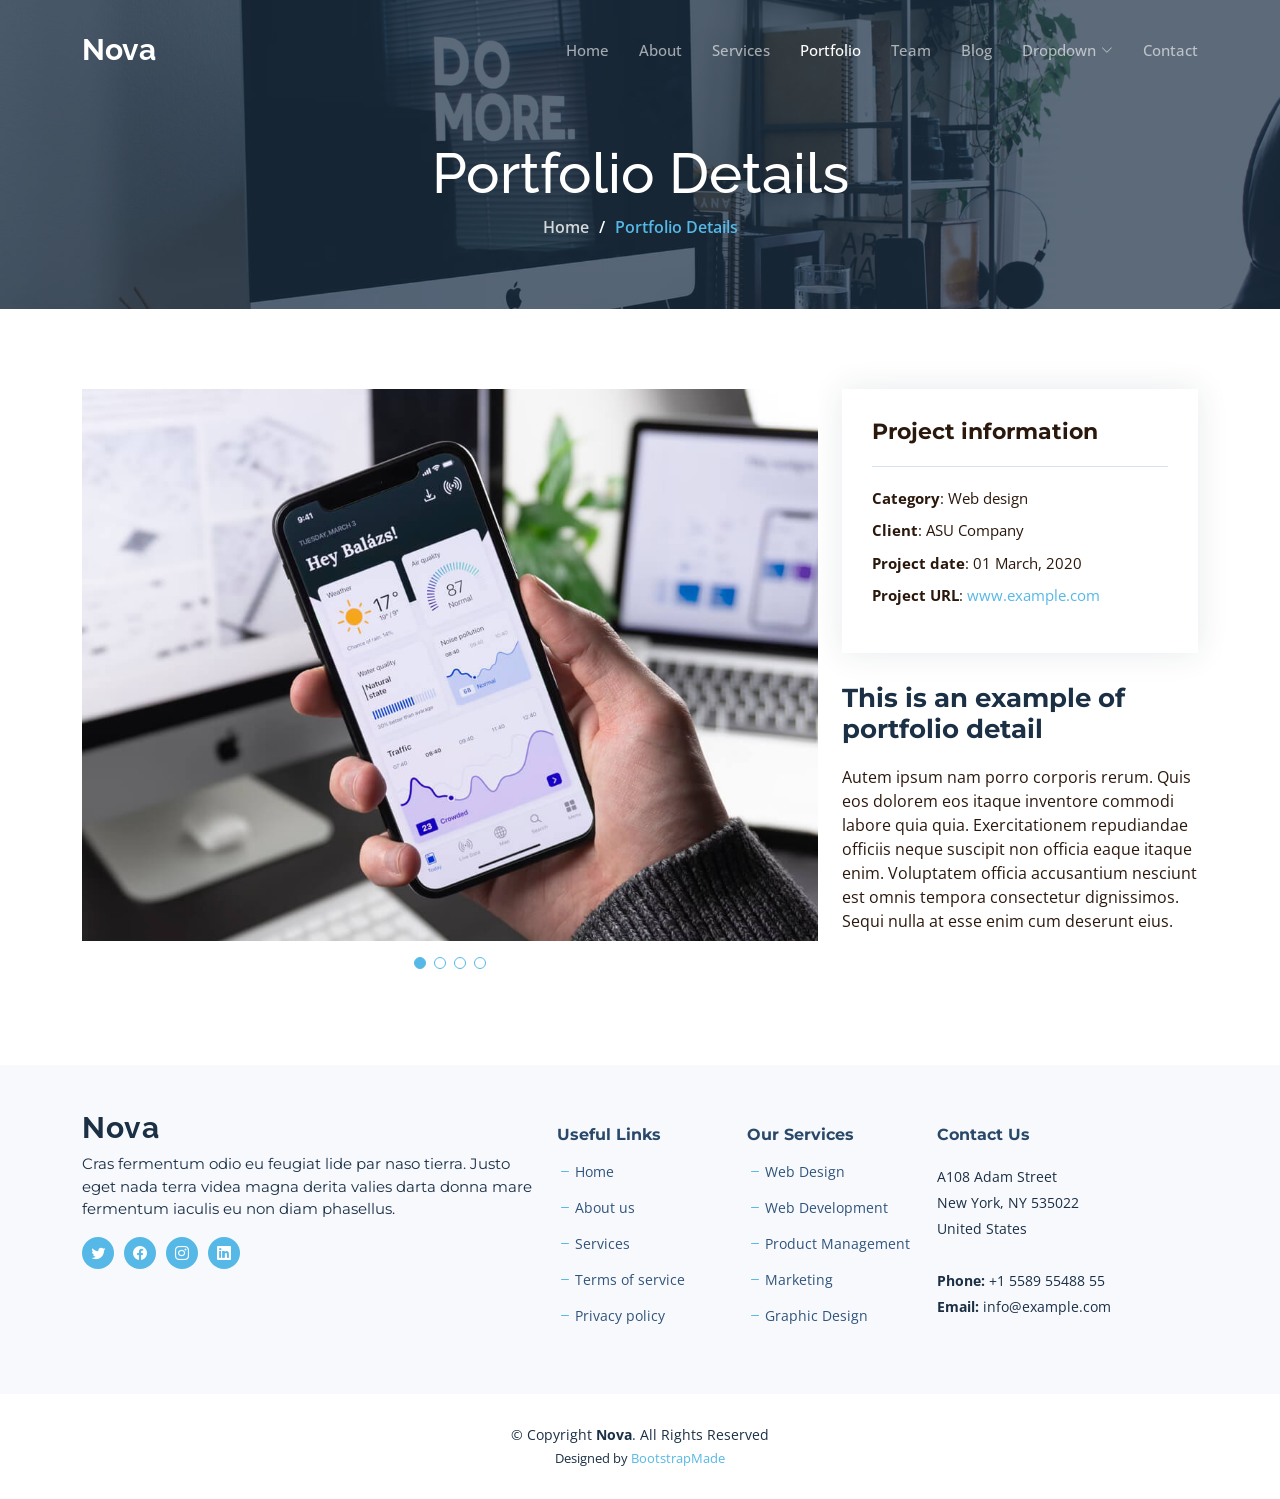
<file: Nova/portfolio-details.html>
<!DOCTYPE html>
<html lang="en">

<head>
  <meta charset="utf-8">
  <meta content="width=device-width, initial-scale=1.0" name="viewport">

  <title>Portfolio Details - HeroBiz Bootstrap Template</title>
  <meta content="" name="description">
  <meta content="" name="keywords">

  <!-- Favicons -->
  <link href="assets/img/favicon.png" rel="icon">
  <link href="assets/img/apple-touch-icon.png" rel="apple-touch-icon">

  <!-- Google Fonts -->
  <link rel="preconnect" href="https://fonts.googleapis.com">
  <link rel="preconnect" href="https://fonts.gstatic.com" crossorigin>
  <link href="https://fonts.googleapis.com/css2?family=Open+Sans:ital,wght@0,300;0,400;0,500;0,600;0,700;1,300;1,400;1,600;1,700&family=Montserrat:ital,wght@0,300;0,400;0,500;0,600;0,700;1,300;1,400;1,500;1,600;1,700&family=Raleway:ital,wght@0,300;0,400;0,500;0,600;0,700;1,300;1,400;1,500;1,600;1,700&display=swap" rel="stylesheet">

  <!-- Vendor CSS Files -->
  <link href="assets/vendor/bootstrap/css/bootstrap.min.css" rel="stylesheet">
  <link href="assets/vendor/bootstrap-icons/bootstrap-icons.css" rel="stylesheet">
  <link href="assets/vendor/aos/aos.css" rel="stylesheet">
  <link href="assets/vendor/glightbox/css/glightbox.min.css" rel="stylesheet">
  <link href="assets/vendor/swiper/swiper-bundle.min.css" rel="stylesheet">
  <link href="assets/vendor/remixicon/remixicon.css" rel="stylesheet">

  <!-- Template Main CSS File -->
  <link href="assets/css/main.css" rel="stylesheet">

  <!-- =======================================================
  * Template Name: Nova
  * Updated: Jul 27 2023 with Bootstrap v5.3.1
  * Template URL: https://bootstrapmade.com/nova-bootstrap-business-template/
  * Author: BootstrapMade.com
  * License: https://bootstrapmade.com/license/
  ======================================================== -->
</head>

<body class="page-portfolio">

  <!-- ======= Header ======= -->
  <header id="header" class="header d-flex align-items-center fixed-top">
    <div class="container-fluid container-xl d-flex align-items-center justify-content-between">

      <a href="index.html" class="logo d-flex align-items-center">
        <!-- Uncomment the line below if you also wish to use an image logo -->
        <!-- <img src="assets/img/logo.png" alt=""> -->
        <h1 class="d-flex align-items-center">Nova</h1>
      </a>

      <i class="mobile-nav-toggle mobile-nav-show bi bi-list"></i>
      <i class="mobile-nav-toggle mobile-nav-hide d-none bi bi-x"></i>

      <nav id="navbar" class="navbar">
        <ul>
          <li><a href="index.html">Home</a></li>
          <li><a href="about.html">About</a></li>
          <li><a href="services.html">Services</a></li>
          <li><a href="portfolio.html" class="active">Portfolio</a></li>
          <li><a href="team.html">Team</a></li>
          <li><a href="blog.html">Blog</a></li>
          <li class="dropdown"><a href="#"><span>Dropdown</span> <i class="bi bi-chevron-down dropdown-indicator"></i></a>
            <ul>
              <li><a href="#">Dropdown 1</a></li>
              <li class="dropdown"><a href="#"><span>Deep Dropdown</span> <i class="bi bi-chevron-down dropdown-indicator"></i></a>
                <ul>
                  <li><a href="#">Deep Dropdown 1</a></li>
                  <li><a href="#">Deep Dropdown 2</a></li>
                  <li><a href="#">Deep Dropdown 3</a></li>
                  <li><a href="#">Deep Dropdown 4</a></li>
                  <li><a href="#">Deep Dropdown 5</a></li>
                </ul>
              </li>
              <li><a href="#">Dropdown 2</a></li>
              <li><a href="#">Dropdown 3</a></li>
              <li><a href="#">Dropdown 4</a></li>
            </ul>
          </li>
          <li><a href="contact.html">Contact</a></li>
        </ul>
      </nav><!-- .navbar -->

    </div>
  </header><!-- End Header -->

  <main id="main">

    <!-- ======= Breadcrumbs ======= -->
    <div class="breadcrumbs d-flex align-items-center" style="background-image: url('assets/img/portfolio-header.jpg');">
      <div class="container position-relative d-flex flex-column align-items-center">

        <h2>Portfolio Details</h2>
        <ol>
          <li><a href="index.html">Home</a></li>
          <li>Portfolio Details</li>
        </ol>

      </div>
    </div><!-- End Breadcrumbs -->

    <!-- ======= Portfolio Details Section ======= -->
    <section id="portfolio-details" class="portfolio-details">
      <div class="container" data-aos="fade-up">

        <div class="row gy-4">

          <div class="col-lg-8">
            <div class="slides-1 portfolio-details-slider swiper">
              <div class="swiper-wrapper align-items-center">

                <div class="swiper-slide">
                  <img src="assets/img/portfolio/app-1.jpg" alt="">
                </div>

                <div class="swiper-slide">
                  <img src="assets/img/portfolio/product-1.jpg" alt="">
                </div>

                <div class="swiper-slide">
                  <img src="assets/img/portfolio/branding-1.jpg" alt="">
                </div>

                <div class="swiper-slide">
                  <img src="assets/img/portfolio/books-1.jpg" alt="">
                </div>

              </div>
              <div class="swiper-pagination"></div>
            </div>
          </div>

          <div class="col-lg-4">
            <div class="portfolio-info">
              <h3>Project information</h3>
              <ul>
                <li><strong>Category</strong>: Web design</li>
                <li><strong>Client</strong>: ASU Company</li>
                <li><strong>Project date</strong>: 01 March, 2020</li>
                <li><strong>Project URL</strong>: <a href="#">www.example.com</a></li>
              </ul>
            </div>
            <div class="portfolio-description">
              <h2>This is an example of portfolio detail</h2>
              <p>
                Autem ipsum nam porro corporis rerum. Quis eos dolorem eos itaque inventore commodi labore quia quia. Exercitationem repudiandae officiis neque suscipit non officia eaque itaque enim. Voluptatem officia accusantium nesciunt est omnis tempora consectetur dignissimos. Sequi nulla at esse enim cum deserunt eius.
              </p>
            </div>
          </div>

        </div>

      </div>
    </section><!-- End Portfolio Details Section -->

  </main><!-- End #main -->

  <!-- ======= Footer ======= -->
  <footer id="footer" class="footer">

    <div class="footer-content">
      <div class="container">
        <div class="row gy-4">
          <div class="col-lg-5 col-md-12 footer-info">
            <a href="index.html" class="logo d-flex align-items-center">
              <span>Nova</span>
            </a>
            <p>Cras fermentum odio eu feugiat lide par naso tierra. Justo eget nada terra videa magna derita valies darta donna mare fermentum iaculis eu non diam phasellus.</p>
            <div class="social-links d-flex  mt-3">
              <a href="#" class="twitter"><i class="bi bi-twitter"></i></a>
              <a href="#" class="facebook"><i class="bi bi-facebook"></i></a>
              <a href="#" class="instagram"><i class="bi bi-instagram"></i></a>
              <a href="#" class="linkedin"><i class="bi bi-linkedin"></i></a>
            </div>
          </div>

          <div class="col-lg-2 col-6 footer-links">
            <h4>Useful Links</h4>
            <ul>
              <li><i class="bi bi-dash"></i> <a href="#">Home</a></li>
              <li><i class="bi bi-dash"></i> <a href="#">About us</a></li>
              <li><i class="bi bi-dash"></i> <a href="#">Services</a></li>
              <li><i class="bi bi-dash"></i> <a href="#">Terms of service</a></li>
              <li><i class="bi bi-dash"></i> <a href="#">Privacy policy</a></li>
            </ul>
          </div>

          <div class="col-lg-2 col-6 footer-links">
            <h4>Our Services</h4>
            <ul>
              <li><i class="bi bi-dash"></i> <a href="#">Web Design</a></li>
              <li><i class="bi bi-dash"></i> <a href="#">Web Development</a></li>
              <li><i class="bi bi-dash"></i> <a href="#">Product Management</a></li>
              <li><i class="bi bi-dash"></i> <a href="#">Marketing</a></li>
              <li><i class="bi bi-dash"></i> <a href="#">Graphic Design</a></li>
            </ul>
          </div>

          <div class="col-lg-3 col-md-12 footer-contact text-center text-md-start">
            <h4>Contact Us</h4>
            <p>
              A108 Adam Street <br>
              New York, NY 535022<br>
              United States <br><br>
              <strong>Phone:</strong> +1 5589 55488 55<br>
              <strong>Email:</strong> info@example.com<br>
            </p>

          </div>

        </div>
      </div>
    </div>

    <div class="footer-legal">
      <div class="container">
        <div class="copyright">
          &copy; Copyright <strong><span>Nova</span></strong>. All Rights Reserved
        </div>
        <div class="credits">
          <!-- All the links in the footer should remain intact. -->
          <!-- You can delete the links only if you purchased the pro version. -->
          <!-- Licensing information: https://bootstrapmade.com/license/ -->
          <!-- Purchase the pro version with working PHP/AJAX contact form: https://bootstrapmade.com/nova-bootstrap-business-template/ -->
          Designed by <a href="https://bootstrapmade.com/">BootstrapMade</a>
        </div>
      </div>
    </div>
  </footer><!-- End Footer --><!-- End Footer -->

  <a href="#" class="scroll-top d-flex align-items-center justify-content-center"><i class="bi bi-arrow-up-short"></i></a>

  <div id="preloader"></div>

  <!-- Vendor JS Files -->
  <script src="assets/vendor/bootstrap/js/bootstrap.bundle.min.js"></script>
  <script src="assets/vendor/aos/aos.js"></script>
  <script src="assets/vendor/glightbox/js/glightbox.min.js"></script>
  <script src="assets/vendor/swiper/swiper-bundle.min.js"></script>
  <script src="assets/vendor/isotope-layout/isotope.pkgd.min.js"></script>
  <script src="assets/vendor/php-email-form/validate.js"></script>

  <!-- Template Main JS File -->
  <script src="assets/js/main.js"></script>

</body>

</html>
</file>
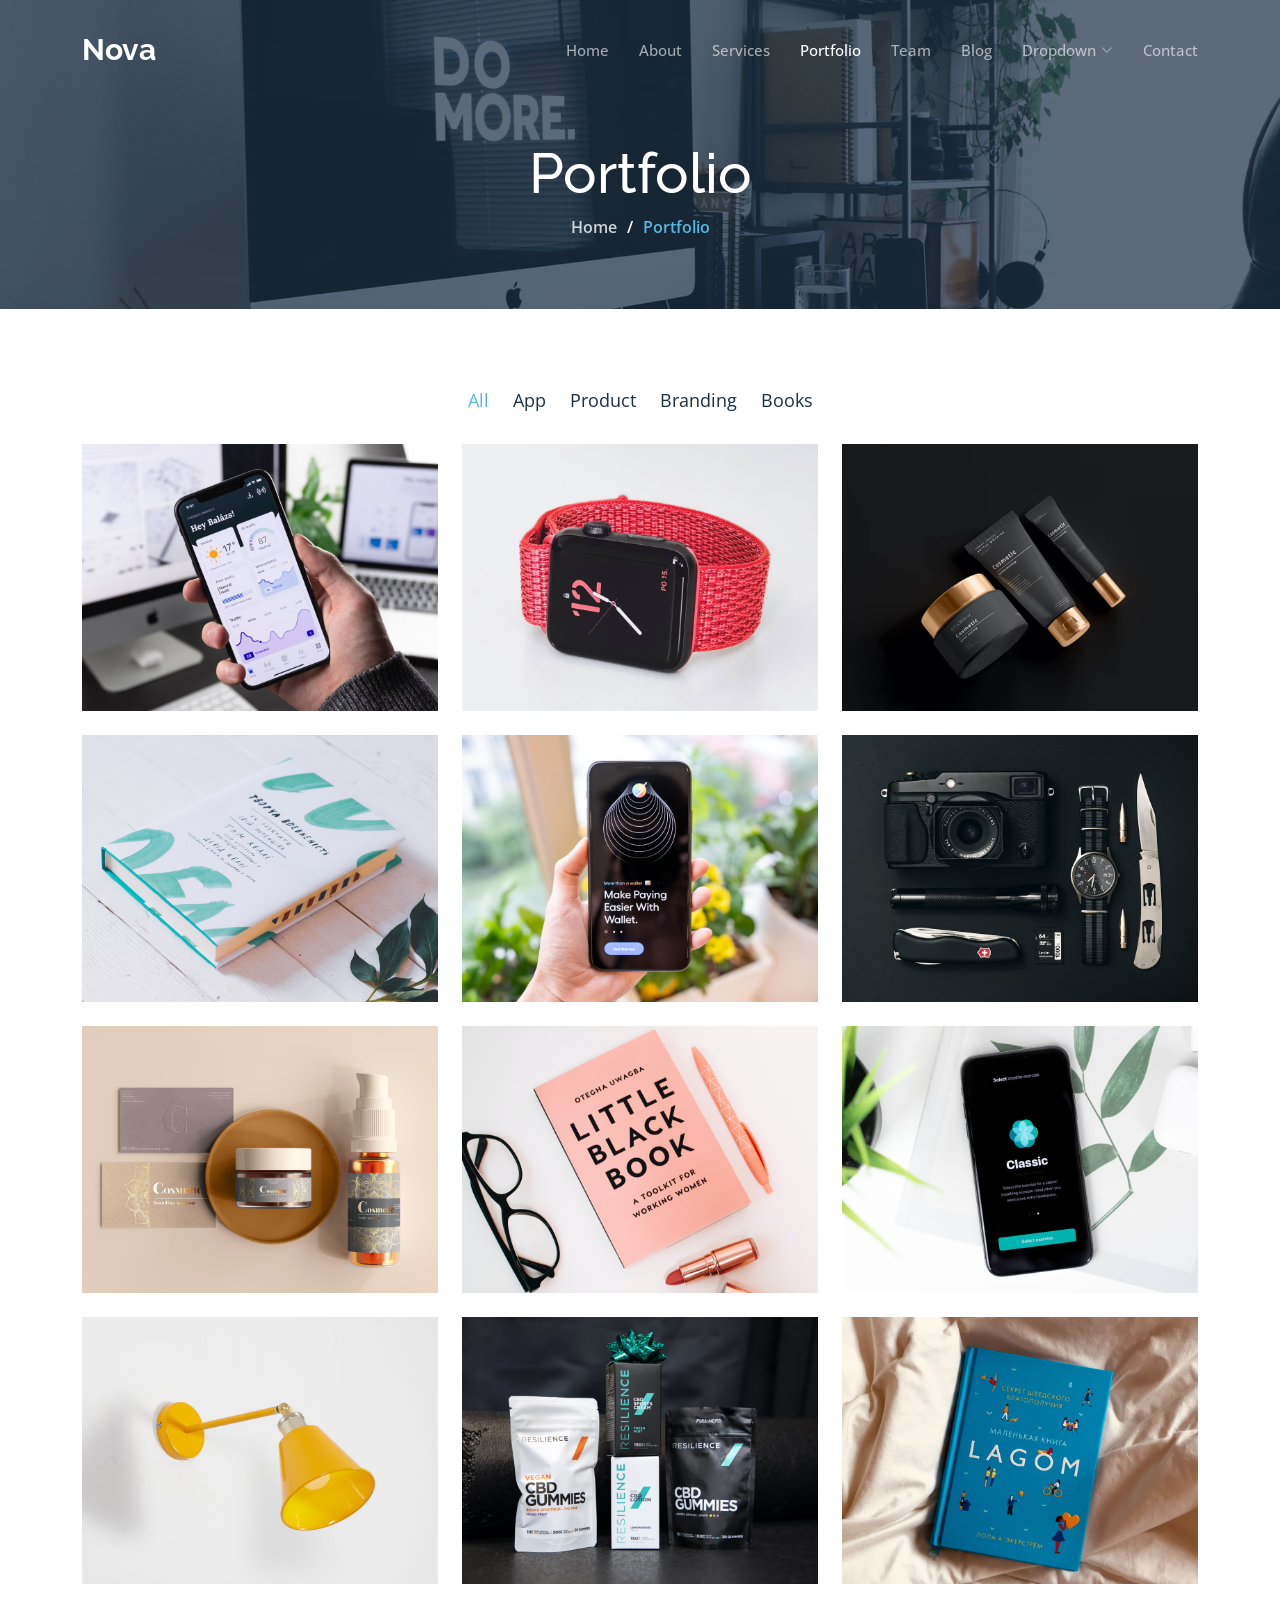
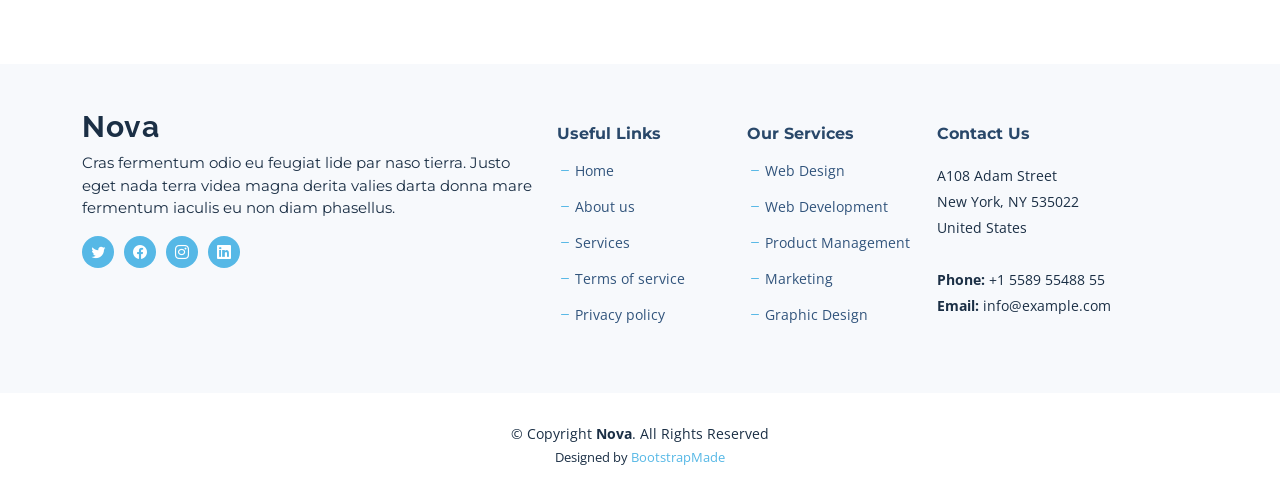
<file: Nova/portfolio.html>
<!DOCTYPE html>
<html lang="en">

<head>
  <meta charset="utf-8">
  <meta content="width=device-width, initial-scale=1.0" name="viewport">

  <title>Nova Bootstrap Template - Portfolio</title>
  <meta content="" name="description">
  <meta content="" name="keywords">

  <!-- Favicons -->
  <link href="assets/img/favicon.png" rel="icon">
  <link href="assets/img/apple-touch-icon.png" rel="apple-touch-icon">

  <!-- Google Fonts -->
  <link rel="preconnect" href="https://fonts.googleapis.com">
  <link rel="preconnect" href="https://fonts.gstatic.com" crossorigin>
  <link href="https://fonts.googleapis.com/css2?family=Open+Sans:ital,wght@0,300;0,400;0,500;0,600;0,700;1,300;1,400;1,600;1,700&family=Montserrat:ital,wght@0,300;0,400;0,500;0,600;0,700;1,300;1,400;1,500;1,600;1,700&family=Raleway:ital,wght@0,300;0,400;0,500;0,600;0,700;1,300;1,400;1,500;1,600;1,700&display=swap" rel="stylesheet">

  <!-- Vendor CSS Files -->
  <link href="assets/vendor/bootstrap/css/bootstrap.min.css" rel="stylesheet">
  <link href="assets/vendor/bootstrap-icons/bootstrap-icons.css" rel="stylesheet">
  <link href="assets/vendor/aos/aos.css" rel="stylesheet">
  <link href="assets/vendor/glightbox/css/glightbox.min.css" rel="stylesheet">
  <link href="assets/vendor/swiper/swiper-bundle.min.css" rel="stylesheet">
  <link href="assets/vendor/remixicon/remixicon.css" rel="stylesheet">

  <!-- Template Main CSS File -->
  <link href="assets/css/main.css" rel="stylesheet">

  <!-- =======================================================
  * Template Name: Nova
  * Updated: Jul 27 2023 with Bootstrap v5.3.1
  * Template URL: https://bootstrapmade.com/nova-bootstrap-business-template/
  * Author: BootstrapMade.com
  * License: https://bootstrapmade.com/license/
  ======================================================== -->
</head>

<body class="page-portfolio">

  <!-- ======= Header ======= -->
  <header id="header" class="header d-flex align-items-center fixed-top">
    <div class="container-fluid container-xl d-flex align-items-center justify-content-between">

      <a href="index.html" class="logo d-flex align-items-center">
        <!-- Uncomment the line below if you also wish to use an image logo -->
        <!-- <img src="assets/img/logo.png" alt=""> -->
        <h1 class="d-flex align-items-center">Nova</h1>
      </a>

      <i class="mobile-nav-toggle mobile-nav-show bi bi-list"></i>
      <i class="mobile-nav-toggle mobile-nav-hide d-none bi bi-x"></i>

      <nav id="navbar" class="navbar">
        <ul>
          <li><a href="index.html">Home</a></li>
          <li><a href="about.html">About</a></li>
          <li><a href="services.html">Services</a></li>
          <li><a href="portfolio.html" class="active">Portfolio</a></li>
          <li><a href="team.html">Team</a></li>
          <li><a href="blog.html">Blog</a></li>
          <li class="dropdown"><a href="#"><span>Dropdown</span> <i class="bi bi-chevron-down dropdown-indicator"></i></a>
            <ul>
              <li><a href="#">Dropdown 1</a></li>
              <li class="dropdown"><a href="#"><span>Deep Dropdown</span> <i class="bi bi-chevron-down dropdown-indicator"></i></a>
                <ul>
                  <li><a href="#">Deep Dropdown 1</a></li>
                  <li><a href="#">Deep Dropdown 2</a></li>
                  <li><a href="#">Deep Dropdown 3</a></li>
                  <li><a href="#">Deep Dropdown 4</a></li>
                  <li><a href="#">Deep Dropdown 5</a></li>
                </ul>
              </li>
              <li><a href="#">Dropdown 2</a></li>
              <li><a href="#">Dropdown 3</a></li>
              <li><a href="#">Dropdown 4</a></li>
            </ul>
          </li>
          <li><a href="contact.html">Contact</a></li>
        </ul>
      </nav><!-- .navbar -->

    </div>
  </header><!-- End Header -->

  <main id="main">

    <!-- ======= Breadcrumbs ======= -->
    <div class="breadcrumbs d-flex align-items-center" style="background-image: url('assets/img/portfolio-header.jpg');">
      <div class="container position-relative d-flex flex-column align-items-center">

        <h2>Portfolio</h2>
        <ol>
          <li><a href="index.html">Home</a></li>
          <li>Portfolio</li>
        </ol>

      </div>
    </div><!-- End Breadcrumbs -->

    <!-- ======= Portfolio Section ======= -->
    <section id="portfolio" class="portfolio">
      <div class="container" data-aos="fade-up">

        <div class="portfolio-isotope" data-portfolio-filter="*" data-portfolio-layout="masonry" data-portfolio-sort="original-order">

          <ul class="portfolio-flters" data-aos="fade-up" data-aos-delay="100">
            <li data-filter="*" class="filter-active">All</li>
            <li data-filter=".filter-app">App</li>
            <li data-filter=".filter-product">Product</li>
            <li data-filter=".filter-branding">Branding</li>
            <li data-filter=".filter-books">Books</li>
          </ul><!-- End Portfolio Filters -->

          <div class="row gy-4 portfolio-container" data-aos="fade-up" data-aos-delay="300">

            <div class="col-lg-4 col-md-6 portfolio-item filter-app">
              <img src="assets/img/portfolio/app-1.jpg" class="img-fluid" alt="">
              <div class="portfolio-info">
                <h4>App 1</h4>
                <p>Lorem ipsum, dolor sit amet consectetur</p>
                <a href="assets/img/portfolio/app-1.jpg" title="App 1" data-gallery="portfolio-gallery-app" class="glightbox preview-link"><i class="bi bi-zoom-in"></i></a>
                <a href="portfolio-details.html" title="More Details" class="details-link"><i class="bi bi-link-45deg"></i></a>
              </div>
            </div><!-- End Portfolio Item -->

            <div class="col-lg-4 col-md-6 portfolio-item filter-product">
              <img src="assets/img/portfolio/product-1.jpg" class="img-fluid" alt="">
              <div class="portfolio-info">
                <h4>Product 1</h4>
                <p>Lorem ipsum, dolor sit amet consectetur</p>
                <a href="assets/img/portfolio/product-1.jpg" title="Product 1" data-gallery="portfolio-gallery-product" class="glightbox preview-link"><i class="bi bi-zoom-in"></i></a>
                <a href="portfolio-details.html" title="More Details" class="details-link"><i class="bi bi-link-45deg"></i></a>
              </div>
            </div><!-- End Portfolio Item -->

            <div class="col-lg-4 col-md-6 portfolio-item filter-branding">
              <img src="assets/img/portfolio/branding-1.jpg" class="img-fluid" alt="">
              <div class="portfolio-info">
                <h4>Branding 1</h4>
                <p>Lorem ipsum, dolor sit amet consectetur</p>
                <a href="assets/img/portfolio/branding-1.jpg" title="Branding 1" data-gallery="portfolio-gallery-branding" class="glightbox preview-link"><i class="bi bi-zoom-in"></i></a>
                <a href="portfolio-details.html" title="More Details" class="details-link"><i class="bi bi-link-45deg"></i></a>
              </div>
            </div><!-- End Portfolio Item -->

            <div class="col-lg-4 col-md-6 portfolio-item filter-books">
              <img src="assets/img/portfolio/books-1.jpg" class="img-fluid" alt="">
              <div class="portfolio-info">
                <h4>Books 1</h4>
                <p>Lorem ipsum, dolor sit amet consectetur</p>
                <a href="assets/img/portfolio/books-1.jpg" title="Branding 1" data-gallery="portfolio-gallery-book" class="glightbox preview-link"><i class="bi bi-zoom-in"></i></a>
                <a href="portfolio-details.html" title="More Details" class="details-link"><i class="bi bi-link-45deg"></i></a>
              </div>
            </div><!-- End Portfolio Item -->

            <div class="col-lg-4 col-md-6 portfolio-item filter-app">
              <img src="assets/img/portfolio/app-2.jpg" class="img-fluid" alt="">
              <div class="portfolio-info">
                <h4>App 2</h4>
                <p>Lorem ipsum, dolor sit amet consectetur</p>
                <a href="assets/img/portfolio/app-2.jpg" title="App 2" data-gallery="portfolio-gallery-app" class="glightbox preview-link"><i class="bi bi-zoom-in"></i></a>
                <a href="portfolio-details.html" title="More Details" class="details-link"><i class="bi bi-link-45deg"></i></a>
              </div>
            </div><!-- End Portfolio Item -->

            <div class="col-lg-4 col-md-6 portfolio-item filter-product">
              <img src="assets/img/portfolio/product-2.jpg" class="img-fluid" alt="">
              <div class="portfolio-info">
                <h4>Product 2</h4>
                <p>Lorem ipsum, dolor sit amet consectetur</p>
                <a href="assets/img/portfolio/product-2.jpg" title="Product 2" data-gallery="portfolio-gallery-product" class="glightbox preview-link"><i class="bi bi-zoom-in"></i></a>
                <a href="portfolio-details.html" title="More Details" class="details-link"><i class="bi bi-link-45deg"></i></a>
              </div>
            </div><!-- End Portfolio Item -->

            <div class="col-lg-4 col-md-6 portfolio-item filter-branding">
              <img src="assets/img/portfolio/branding-2.jpg" class="img-fluid" alt="">
              <div class="portfolio-info">
                <h4>Branding 2</h4>
                <p>Lorem ipsum, dolor sit amet consectetur</p>
                <a href="assets/img/portfolio/branding-2.jpg" title="Branding 2" data-gallery="portfolio-gallery-branding" class="glightbox preview-link"><i class="bi bi-zoom-in"></i></a>
                <a href="portfolio-details.html" title="More Details" class="details-link"><i class="bi bi-link-45deg"></i></a>
              </div>
            </div><!-- End Portfolio Item -->

            <div class="col-lg-4 col-md-6 portfolio-item filter-books">
              <img src="assets/img/portfolio/books-2.jpg" class="img-fluid" alt="">
              <div class="portfolio-info">
                <h4>Books 2</h4>
                <p>Lorem ipsum, dolor sit amet consectetur</p>
                <a href="assets/img/portfolio/books-2.jpg" title="Branding 2" data-gallery="portfolio-gallery-book" class="glightbox preview-link"><i class="bi bi-zoom-in"></i></a>
                <a href="portfolio-details.html" title="More Details" class="details-link"><i class="bi bi-link-45deg"></i></a>
              </div>
            </div><!-- End Portfolio Item -->

            <div class="col-lg-4 col-md-6 portfolio-item filter-app">
              <img src="assets/img/portfolio/app-3.jpg" class="img-fluid" alt="">
              <div class="portfolio-info">
                <h4>App 3</h4>
                <p>Lorem ipsum, dolor sit amet consectetur</p>
                <a href="assets/img/portfolio/app-3.jpg" title="App 3" data-gallery="portfolio-gallery-app" class="glightbox preview-link"><i class="bi bi-zoom-in"></i></a>
                <a href="portfolio-details.html" title="More Details" class="details-link"><i class="bi bi-link-45deg"></i></a>
              </div>
            </div><!-- End Portfolio Item -->

            <div class="col-lg-4 col-md-6 portfolio-item filter-product">
              <img src="assets/img/portfolio/product-3.jpg" class="img-fluid" alt="">
              <div class="portfolio-info">
                <h4>Product 3</h4>
                <p>Lorem ipsum, dolor sit amet consectetur</p>
                <a href="assets/img/portfolio/product-3.jpg" title="Product 3" data-gallery="portfolio-gallery-product" class="glightbox preview-link"><i class="bi bi-zoom-in"></i></a>
                <a href="portfolio-details.html" title="More Details" class="details-link"><i class="bi bi-link-45deg"></i></a>
              </div>
            </div><!-- End Portfolio Item -->

            <div class="col-lg-4 col-md-6 portfolio-item filter-branding">
              <img src="assets/img/portfolio/branding-3.jpg" class="img-fluid" alt="">
              <div class="portfolio-info">
                <h4>Branding 3</h4>
                <p>Lorem ipsum, dolor sit amet consectetur</p>
                <a href="assets/img/portfolio/branding-3.jpg" title="Branding 2" data-gallery="portfolio-gallery-branding" class="glightbox preview-link"><i class="bi bi-zoom-in"></i></a>
                <a href="portfolio-details.html" title="More Details" class="details-link"><i class="bi bi-link-45deg"></i></a>
              </div>
            </div><!-- End Portfolio Item -->

            <div class="col-lg-4 col-md-6 portfolio-item filter-books">
              <img src="assets/img/portfolio/books-3.jpg" class="img-fluid" alt="">
              <div class="portfolio-info">
                <h4>Books 3</h4>
                <p>Lorem ipsum, dolor sit amet consectetur</p>
                <a href="assets/img/portfolio/books-3.jpg" title="Branding 3" data-gallery="portfolio-gallery-book" class="glightbox preview-link"><i class="bi bi-zoom-in"></i></a>
                <a href="portfolio-details.html" title="More Details" class="details-link"><i class="bi bi-link-45deg"></i></a>
              </div>
            </div><!-- End Portfolio Item -->

          </div><!-- End Portfolio Container -->

        </div>

      </div>
    </section><!-- End Portfolio Section -->

  </main><!-- End #main -->

  <!-- ======= Footer ======= -->
  <footer id="footer" class="footer">

    <div class="footer-content">
      <div class="container">
        <div class="row gy-4">
          <div class="col-lg-5 col-md-12 footer-info">
            <a href="index.html" class="logo d-flex align-items-center">
              <span>Nova</span>
            </a>
            <p>Cras fermentum odio eu feugiat lide par naso tierra. Justo eget nada terra videa magna derita valies darta donna mare fermentum iaculis eu non diam phasellus.</p>
            <div class="social-links d-flex  mt-3">
              <a href="#" class="twitter"><i class="bi bi-twitter"></i></a>
              <a href="#" class="facebook"><i class="bi bi-facebook"></i></a>
              <a href="#" class="instagram"><i class="bi bi-instagram"></i></a>
              <a href="#" class="linkedin"><i class="bi bi-linkedin"></i></a>
            </div>
          </div>

          <div class="col-lg-2 col-6 footer-links">
            <h4>Useful Links</h4>
            <ul>
              <li><i class="bi bi-dash"></i> <a href="#">Home</a></li>
              <li><i class="bi bi-dash"></i> <a href="#">About us</a></li>
              <li><i class="bi bi-dash"></i> <a href="#">Services</a></li>
              <li><i class="bi bi-dash"></i> <a href="#">Terms of service</a></li>
              <li><i class="bi bi-dash"></i> <a href="#">Privacy policy</a></li>
            </ul>
          </div>

          <div class="col-lg-2 col-6 footer-links">
            <h4>Our Services</h4>
            <ul>
              <li><i class="bi bi-dash"></i> <a href="#">Web Design</a></li>
              <li><i class="bi bi-dash"></i> <a href="#">Web Development</a></li>
              <li><i class="bi bi-dash"></i> <a href="#">Product Management</a></li>
              <li><i class="bi bi-dash"></i> <a href="#">Marketing</a></li>
              <li><i class="bi bi-dash"></i> <a href="#">Graphic Design</a></li>
            </ul>
          </div>

          <div class="col-lg-3 col-md-12 footer-contact text-center text-md-start">
            <h4>Contact Us</h4>
            <p>
              A108 Adam Street <br>
              New York, NY 535022<br>
              United States <br><br>
              <strong>Phone:</strong> +1 5589 55488 55<br>
              <strong>Email:</strong> info@example.com<br>
            </p>

          </div>

        </div>
      </div>
    </div>

    <div class="footer-legal">
      <div class="container">
        <div class="copyright">
          &copy; Copyright <strong><span>Nova</span></strong>. All Rights Reserved
        </div>
        <div class="credits">
          <!-- All the links in the footer should remain intact. -->
          <!-- You can delete the links only if you purchased the pro version. -->
          <!-- Licensing information: https://bootstrapmade.com/license/ -->
          <!-- Purchase the pro version with working PHP/AJAX contact form: https://bootstrapmade.com/nova-bootstrap-business-template/ -->
          Designed by <a href="https://bootstrapmade.com/">BootstrapMade</a>
        </div>
      </div>
    </div>
  </footer><!-- End Footer --><!-- End Footer -->

  <a href="#" class="scroll-top d-flex align-items-center justify-content-center"><i class="bi bi-arrow-up-short"></i></a>

  <div id="preloader"></div>

  <!-- Vendor JS Files -->
  <script src="assets/vendor/bootstrap/js/bootstrap.bundle.min.js"></script>
  <script src="assets/vendor/aos/aos.js"></script>
  <script src="assets/vendor/glightbox/js/glightbox.min.js"></script>
  <script src="assets/vendor/swiper/swiper-bundle.min.js"></script>
  <script src="assets/vendor/isotope-layout/isotope.pkgd.min.js"></script>
  <script src="assets/vendor/php-email-form/validate.js"></script>

  <!-- Template Main JS File -->
  <script src="assets/js/main.js"></script>

</body>

</html>
</file>
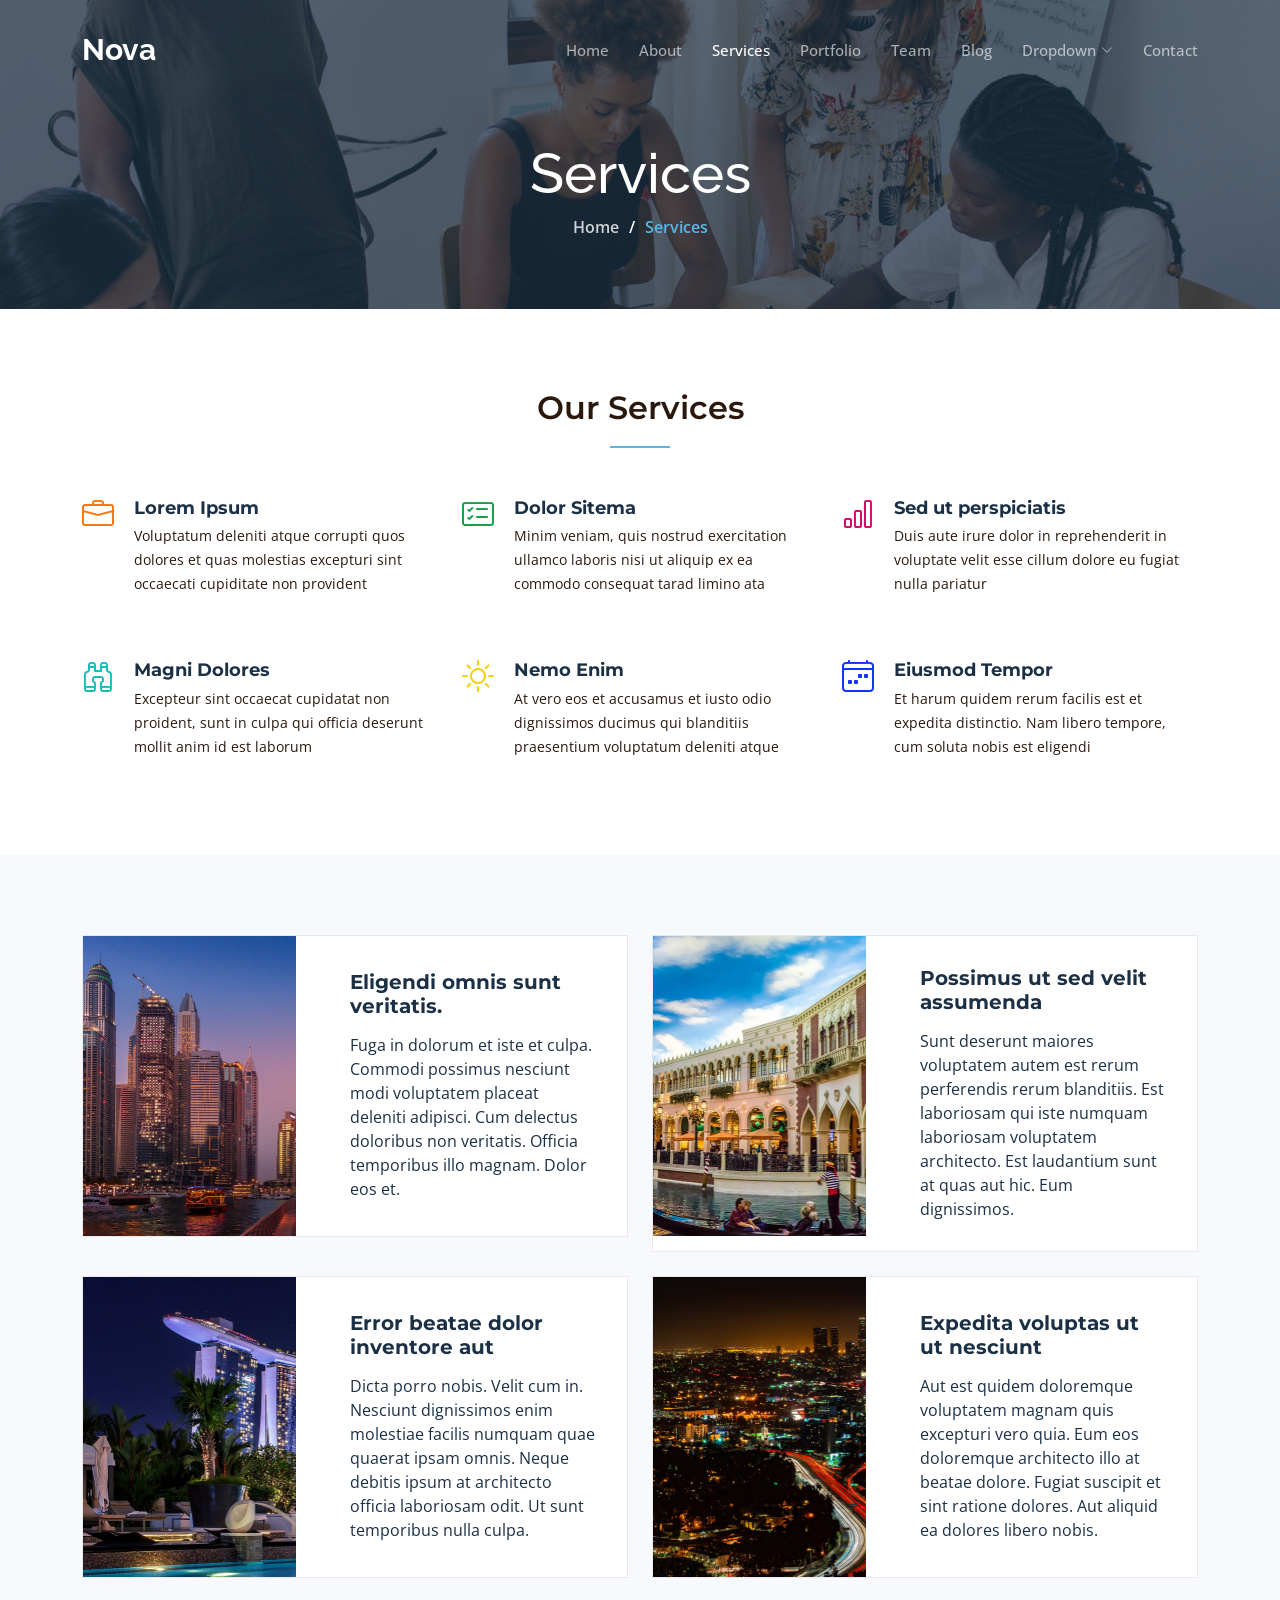
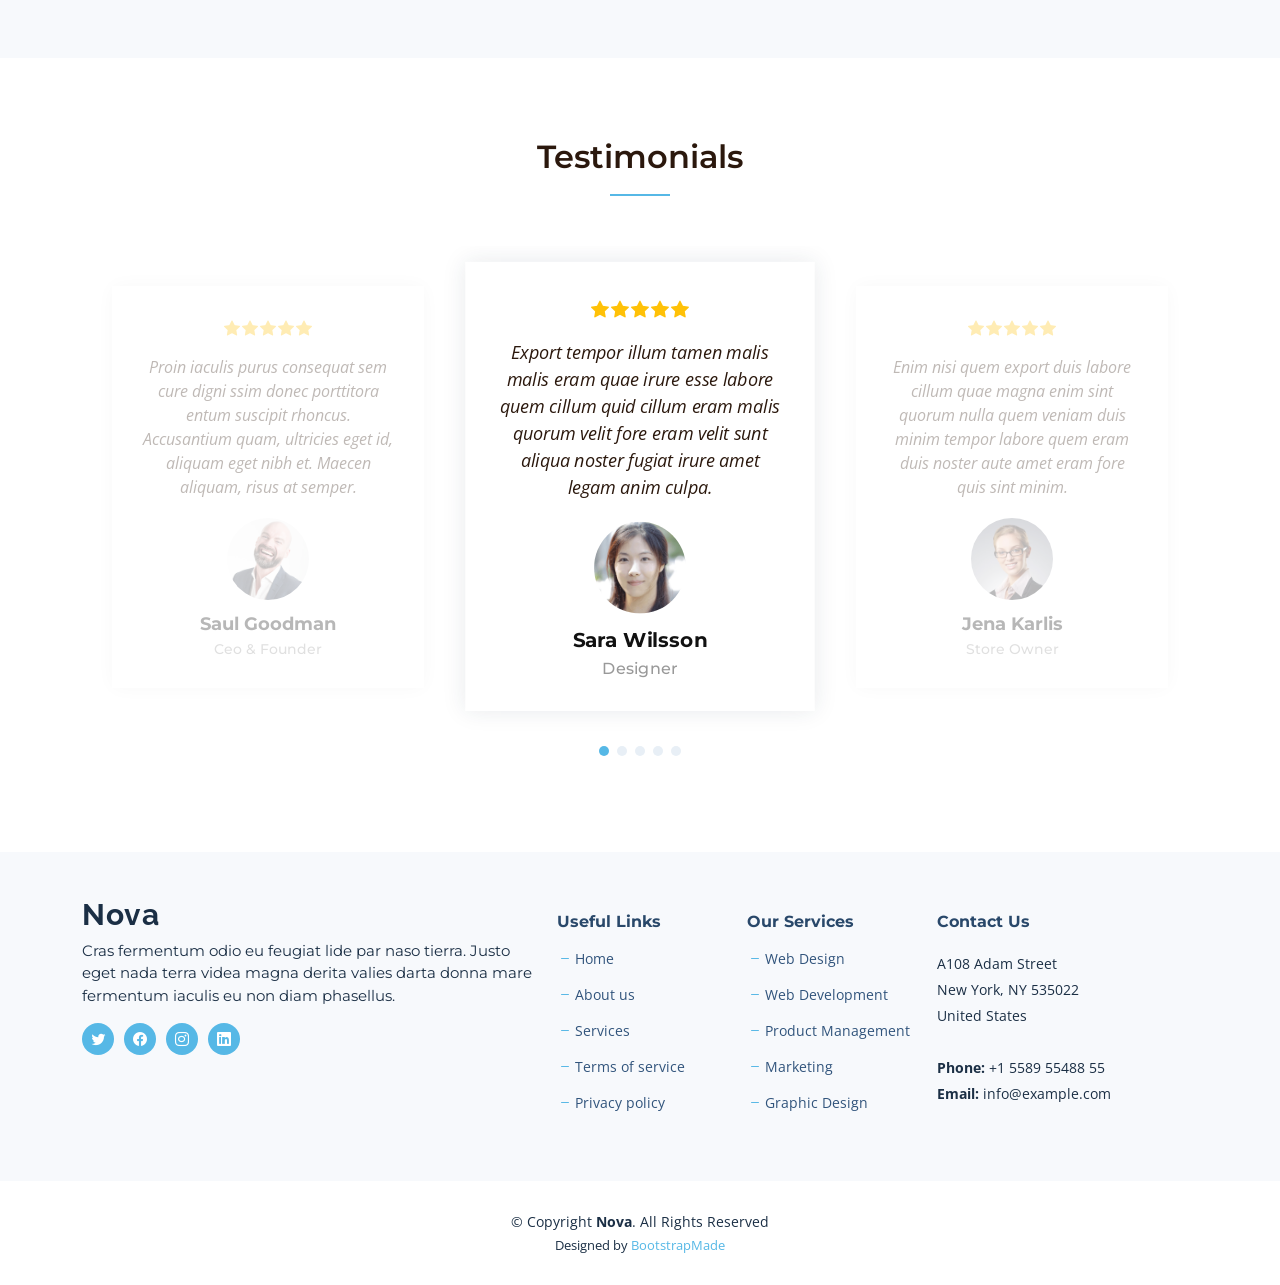
<file: Nova/services.html>
<!DOCTYPE html>
<html lang="en">

<head>
  <meta charset="utf-8">
  <meta content="width=device-width, initial-scale=1.0" name="viewport">

  <title>Nova Bootstrap Template - Services</title>
  <meta content="" name="description">
  <meta content="" name="keywords">

  <!-- Favicons -->
  <link href="assets/img/favicon.png" rel="icon">
  <link href="assets/img/apple-touch-icon.png" rel="apple-touch-icon">

  <!-- Google Fonts -->
  <link rel="preconnect" href="https://fonts.googleapis.com">
  <link rel="preconnect" href="https://fonts.gstatic.com" crossorigin>
  <link href="https://fonts.googleapis.com/css2?family=Open+Sans:ital,wght@0,300;0,400;0,500;0,600;0,700;1,300;1,400;1,600;1,700&family=Montserrat:ital,wght@0,300;0,400;0,500;0,600;0,700;1,300;1,400;1,500;1,600;1,700&family=Raleway:ital,wght@0,300;0,400;0,500;0,600;0,700;1,300;1,400;1,500;1,600;1,700&display=swap" rel="stylesheet">

  <!-- Vendor CSS Files -->
  <link href="assets/vendor/bootstrap/css/bootstrap.min.css" rel="stylesheet">
  <link href="assets/vendor/bootstrap-icons/bootstrap-icons.css" rel="stylesheet">
  <link href="assets/vendor/aos/aos.css" rel="stylesheet">
  <link href="assets/vendor/glightbox/css/glightbox.min.css" rel="stylesheet">
  <link href="assets/vendor/swiper/swiper-bundle.min.css" rel="stylesheet">
  <link href="assets/vendor/remixicon/remixicon.css" rel="stylesheet">

  <!-- Template Main CSS File -->
  <link href="assets/css/main.css" rel="stylesheet">

  <!-- =======================================================
  * Template Name: Nova
  * Updated: Jul 27 2023 with Bootstrap v5.3.1
  * Template URL: https://bootstrapmade.com/nova-bootstrap-business-template/
  * Author: BootstrapMade.com
  * License: https://bootstrapmade.com/license/
  ======================================================== -->
</head>

<body class="page-services">

  <!-- ======= Header ======= -->
  <header id="header" class="header d-flex align-items-center fixed-top">
    <div class="container-fluid container-xl d-flex align-items-center justify-content-between">

      <a href="index.html" class="logo d-flex align-items-center">
        <!-- Uncomment the line below if you also wish to use an image logo -->
        <!-- <img src="assets/img/logo.png" alt=""> -->
        <h1 class="d-flex align-items-center">Nova</h1>
      </a>

      <i class="mobile-nav-toggle mobile-nav-show bi bi-list"></i>
      <i class="mobile-nav-toggle mobile-nav-hide d-none bi bi-x"></i>

      <nav id="navbar" class="navbar">
        <ul>
          <li><a href="index.html">Home</a></li>
          <li><a href="about.html">About</a></li>
          <li><a href="services.html" class="active">Services</a></li>
          <li><a href="portfolio.html">Portfolio</a></li>
          <li><a href="team.html">Team</a></li>
          <li><a href="blog.html">Blog</a></li>
          <li class="dropdown"><a href="#"><span>Dropdown</span> <i class="bi bi-chevron-down dropdown-indicator"></i></a>
            <ul>
              <li><a href="#">Dropdown 1</a></li>
              <li class="dropdown"><a href="#"><span>Deep Dropdown</span> <i class="bi bi-chevron-down dropdown-indicator"></i></a>
                <ul>
                  <li><a href="#">Deep Dropdown 1</a></li>
                  <li><a href="#">Deep Dropdown 2</a></li>
                  <li><a href="#">Deep Dropdown 3</a></li>
                  <li><a href="#">Deep Dropdown 4</a></li>
                  <li><a href="#">Deep Dropdown 5</a></li>
                </ul>
              </li>
              <li><a href="#">Dropdown 2</a></li>
              <li><a href="#">Dropdown 3</a></li>
              <li><a href="#">Dropdown 4</a></li>
            </ul>
          </li>
          <li><a href="contact.html">Contact</a></li>
        </ul>
      </nav><!-- .navbar -->

    </div>
  </header><!-- End Header -->

  <main id="main">

    <!-- ======= Breadcrumbs ======= -->
    <div class="breadcrumbs d-flex align-items-center" style="background-image: url('assets/img/services-header.jpg');">
      <div class="container position-relative d-flex flex-column align-items-center">

        <h2>Services</h2>
        <ol>
          <li><a href="index.html">Home</a></li>
          <li>Services</li>
        </ol>

      </div>
    </div><!-- End Breadcrumbs -->

    <!-- ======= Our Services Section ======= -->
    <section id="services-list" class="services-list">
      <div class="container" data-aos="fade-up">

        <div class="section-header">
          <h2>Our Services</h2>

        </div>

        <div class="row gy-5">

          <div class="col-lg-4 col-md-6 service-item d-flex" data-aos="fade-up" data-aos-delay="100">
            <div class="icon flex-shrink-0"><i class="bi bi-briefcase" style="color: #f57813;"></i></div>
            <div>
              <h4 class="title"><a href="#" class="stretched-link">Lorem Ipsum</a></h4>
              <p class="description">Voluptatum deleniti atque corrupti quos dolores et quas molestias excepturi sint occaecati cupiditate non provident</p>
            </div>
          </div>
          <!-- End Service Item -->

          <div class="col-lg-4 col-md-6 service-item d-flex" data-aos="fade-up" data-aos-delay="200">
            <div class="icon flex-shrink-0"><i class="bi bi-card-checklist" style="color: #15a04a;"></i></div>
            <div>
              <h4 class="title"><a href="#" class="stretched-link">Dolor Sitema</a></h4>
              <p class="description">Minim veniam, quis nostrud exercitation ullamco laboris nisi ut aliquip ex ea commodo consequat tarad limino ata</p>
            </div>
          </div><!-- End Service Item -->

          <div class="col-lg-4 col-md-6 service-item d-flex" data-aos="fade-up" data-aos-delay="300">
            <div class="icon flex-shrink-0"><i class="bi bi-bar-chart" style="color: #d90769;"></i></div>
            <div>
              <h4 class="title"><a href="#" class="stretched-link">Sed ut perspiciatis</a></h4>
              <p class="description">Duis aute irure dolor in reprehenderit in voluptate velit esse cillum dolore eu fugiat nulla pariatur</p>
            </div>
          </div><!-- End Service Item -->

          <div class="col-lg-4 col-md-6 service-item d-flex" data-aos="fade-up" data-aos-delay="400">
            <div class="icon flex-shrink-0"><i class="bi bi-binoculars" style="color: #15bfbc;"></i></div>
            <div>
              <h4 class="title"><a href="#" class="stretched-link">Magni Dolores</a></h4>
              <p class="description">Excepteur sint occaecat cupidatat non proident, sunt in culpa qui officia deserunt mollit anim id est laborum</p>
            </div>
          </div><!-- End Service Item -->

          <div class="col-lg-4 col-md-6 service-item d-flex" data-aos="fade-up" data-aos-delay="500">
            <div class="icon flex-shrink-0"><i class="bi bi-brightness-high" style="color: #f5cf13;"></i></div>
            <div>
              <h4 class="title"><a href="#" class="stretched-link">Nemo Enim</a></h4>
              <p class="description">At vero eos et accusamus et iusto odio dignissimos ducimus qui blanditiis praesentium voluptatum deleniti atque</p>
            </div>
          </div><!-- End Service Item -->

          <div class="col-lg-4 col-md-6 service-item d-flex" data-aos="fade-up" data-aos-delay="600">
            <div class="icon flex-shrink-0"><i class="bi bi-calendar4-week" style="color: #1335f5;"></i></div>
            <div>
              <h4 class="title"><a href="#" class="stretched-link">Eiusmod Tempor</a></h4>
              <p class="description">Et harum quidem rerum facilis est et expedita distinctio. Nam libero tempore, cum soluta nobis est eligendi</p>
            </div>
          </div><!-- End Service Item -->

        </div>

      </div>
    </section><!-- End Our Services Section -->

    <!-- ======= Services Cards Section ======= -->
    <section id="services-cards" class="services-cards">
      <div class="container" data-aos="fade-up">

        <div class="row gy-4">

          <div class="col-lg-6" data-aos="fade-up" data-aos-delay="100">
            <div class="card-item">
              <div class="row">
                <div class="col-xl-5">
                  <div class="card-bg" style="background-image: url(assets/img/cards-1.jpg);"></div>
                </div>
                <div class="col-xl-7 d-flex align-items-center">
                  <div class="card-body">
                    <h4 class="card-title">Eligendi omnis sunt veritatis.</h4>
                    <p>Fuga in dolorum et iste et culpa. Commodi possimus nesciunt modi voluptatem placeat deleniti adipisci. Cum delectus doloribus non veritatis. Officia temporibus illo magnam. Dolor eos et.</p>
                  </div>
                </div>
              </div>
            </div>
          </div><!-- End Card Item -->

          <div class="col-lg-6" data-aos="fade-up" data-aos-delay="200">
            <div class="card-item">
              <div class="row">
                <div class="col-xl-5">
                  <div class="card-bg" style="background-image: url(assets/img/cards-2.jpg);"></div>
                </div>
                <div class="col-xl-7 d-flex align-items-center">
                  <div class="card-body">
                    <h4 class="card-title">Possimus ut sed velit assumenda</h4>
                    <p>Sunt deserunt maiores voluptatem autem est rerum perferendis rerum blanditiis. Est laboriosam qui iste numquam laboriosam voluptatem architecto. Est laudantium sunt at quas aut hic. Eum dignissimos.</p>
                  </div>
                </div>
              </div>
            </div>
          </div><!-- End Card Item -->

          <div class="col-lg-6" data-aos="fade-up" data-aos-delay="300">
            <div class="card-item">
              <div class="row">
                <div class="col-xl-5">
                  <div class="card-bg" style="background-image: url(assets/img/cards-3.jpg);"></div>
                </div>
                <div class="col-xl-7 d-flex align-items-center">
                  <div class="card-body">
                    <h4 class="card-title">Error beatae dolor inventore aut</h4>
                    <p>Dicta porro nobis. Velit cum in. Nesciunt dignissimos enim molestiae facilis numquam quae quaerat ipsam omnis. Neque debitis ipsum at architecto officia laboriosam odit. Ut sunt temporibus nulla culpa.</p>
                  </div>
                </div>
              </div>
            </div>
          </div><!-- End Card Item -->

          <div class="col-lg-6" data-aos="fade-up" data-aos-delay="400">
            <div class="card-item">
              <div class="row">
                <div class="col-xl-5">
                  <div class="card-bg" style="background-image: url(assets/img/cards-4.jpg);"></div>
                </div>
                <div class="col-xl-7 d-flex align-items-center">
                  <div class="card-body">
                    <h4 class="card-title">Expedita voluptas ut ut nesciunt</h4>
                    <p>Aut est quidem doloremque voluptatem magnam quis excepturi vero quia. Eum eos doloremque architecto illo at beatae dolore. Fugiat suscipit et sint ratione dolores. Aut aliquid ea dolores libero nobis.</p>
                  </div>
                </div>
              </div>
            </div>
          </div><!-- End Card Item -->

        </div>

      </div>
    </section><!-- End Services Cards Section -->

    <!-- ======= Testimonials Section ======= -->
    <section id="testimonials" class="testimonials">
      <div class="container" data-aos="fade-up">

        <div class="section-header">
          <h2>Testimonials</h2>

        </div>

        <div class="slides-3 swiper" data-aos="fade-up" data-aos-delay="100">
          <div class="swiper-wrapper">

            <div class="swiper-slide">
              <div class="testimonial-item">
                <div class="stars">
                  <i class="bi bi-star-fill"></i><i class="bi bi-star-fill"></i><i class="bi bi-star-fill"></i><i class="bi bi-star-fill"></i><i class="bi bi-star-fill"></i>
                </div>
                <p>
                  Proin iaculis purus consequat sem cure digni ssim donec porttitora entum suscipit rhoncus. Accusantium quam, ultricies eget id, aliquam eget nibh et. Maecen aliquam, risus at semper.
                </p>
                <div class="profile mt-auto">
                  <img src="assets/img/testimonials/testimonials-1.jpg" class="testimonial-img" alt="">
                  <h3>Saul Goodman</h3>
                  <h4>Ceo &amp; Founder</h4>
                </div>
              </div>
            </div><!-- End testimonial item -->

            <div class="swiper-slide">
              <div class="testimonial-item">
                <div class="stars">
                  <i class="bi bi-star-fill"></i><i class="bi bi-star-fill"></i><i class="bi bi-star-fill"></i><i class="bi bi-star-fill"></i><i class="bi bi-star-fill"></i>
                </div>
                <p>
                  Export tempor illum tamen malis malis eram quae irure esse labore quem cillum quid cillum eram malis quorum velit fore eram velit sunt aliqua noster fugiat irure amet legam anim culpa.
                </p>
                <div class="profile mt-auto">
                  <img src="assets/img/testimonials/testimonials-2.jpg" class="testimonial-img" alt="">
                  <h3>Sara Wilsson</h3>
                  <h4>Designer</h4>
                </div>
              </div>
            </div><!-- End testimonial item -->

            <div class="swiper-slide">
              <div class="testimonial-item">
                <div class="stars">
                  <i class="bi bi-star-fill"></i><i class="bi bi-star-fill"></i><i class="bi bi-star-fill"></i><i class="bi bi-star-fill"></i><i class="bi bi-star-fill"></i>
                </div>
                <p>
                  Enim nisi quem export duis labore cillum quae magna enim sint quorum nulla quem veniam duis minim tempor labore quem eram duis noster aute amet eram fore quis sint minim.
                </p>
                <div class="profile mt-auto">
                  <img src="assets/img/testimonials/testimonials-3.jpg" class="testimonial-img" alt="">
                  <h3>Jena Karlis</h3>
                  <h4>Store Owner</h4>
                </div>
              </div>
            </div><!-- End testimonial item -->

            <div class="swiper-slide">
              <div class="testimonial-item">
                <div class="stars">
                  <i class="bi bi-star-fill"></i><i class="bi bi-star-fill"></i><i class="bi bi-star-fill"></i><i class="bi bi-star-fill"></i><i class="bi bi-star-fill"></i>
                </div>
                <p>
                  Fugiat enim eram quae cillum dolore dolor amet nulla culpa multos export minim fugiat minim velit minim dolor enim duis veniam ipsum anim magna sunt elit fore quem dolore labore illum veniam.
                </p>
                <div class="profile mt-auto">
                  <img src="assets/img/testimonials/testimonials-4.jpg" class="testimonial-img" alt="">
                  <h3>Matt Brandon</h3>
                  <h4>Freelancer</h4>
                </div>
              </div>
            </div><!-- End testimonial item -->

            <div class="swiper-slide">
              <div class="testimonial-item">
                <div class="stars">
                  <i class="bi bi-star-fill"></i><i class="bi bi-star-fill"></i><i class="bi bi-star-fill"></i><i class="bi bi-star-fill"></i><i class="bi bi-star-fill"></i>
                </div>
                <p>
                  Quis quorum aliqua sint quem legam fore sunt eram irure aliqua veniam tempor noster veniam enim culpa labore duis sunt culpa nulla illum cillum fugiat legam esse veniam culpa fore nisi cillum quid.
                </p>
                <div class="profile mt-auto">
                  <img src="assets/img/testimonials/testimonials-5.jpg" class="testimonial-img" alt="">
                  <h3>John Larson</h3>
                  <h4>Entrepreneur</h4>
                </div>
              </div>
            </div><!-- End testimonial item -->

          </div>
          <div class="swiper-pagination"></div>
        </div>

      </div>
    </section><!-- End Testimonials Section -->

  </main><!-- End #main -->

  <!-- ======= Footer ======= -->
  <footer id="footer" class="footer">

    <div class="footer-content">
      <div class="container">
        <div class="row gy-4">
          <div class="col-lg-5 col-md-12 footer-info">
            <a href="index.html" class="logo d-flex align-items-center">
              <span>Nova</span>
            </a>
            <p>Cras fermentum odio eu feugiat lide par naso tierra. Justo eget nada terra videa magna derita valies darta donna mare fermentum iaculis eu non diam phasellus.</p>
            <div class="social-links d-flex  mt-3">
              <a href="#" class="twitter"><i class="bi bi-twitter"></i></a>
              <a href="#" class="facebook"><i class="bi bi-facebook"></i></a>
              <a href="#" class="instagram"><i class="bi bi-instagram"></i></a>
              <a href="#" class="linkedin"><i class="bi bi-linkedin"></i></a>
            </div>
          </div>

          <div class="col-lg-2 col-6 footer-links">
            <h4>Useful Links</h4>
            <ul>
              <li><i class="bi bi-dash"></i> <a href="#">Home</a></li>
              <li><i class="bi bi-dash"></i> <a href="#">About us</a></li>
              <li><i class="bi bi-dash"></i> <a href="#">Services</a></li>
              <li><i class="bi bi-dash"></i> <a href="#">Terms of service</a></li>
              <li><i class="bi bi-dash"></i> <a href="#">Privacy policy</a></li>
            </ul>
          </div>

          <div class="col-lg-2 col-6 footer-links">
            <h4>Our Services</h4>
            <ul>
              <li><i class="bi bi-dash"></i> <a href="#">Web Design</a></li>
              <li><i class="bi bi-dash"></i> <a href="#">Web Development</a></li>
              <li><i class="bi bi-dash"></i> <a href="#">Product Management</a></li>
              <li><i class="bi bi-dash"></i> <a href="#">Marketing</a></li>
              <li><i class="bi bi-dash"></i> <a href="#">Graphic Design</a></li>
            </ul>
          </div>

          <div class="col-lg-3 col-md-12 footer-contact text-center text-md-start">
            <h4>Contact Us</h4>
            <p>
              A108 Adam Street <br>
              New York, NY 535022<br>
              United States <br><br>
              <strong>Phone:</strong> +1 5589 55488 55<br>
              <strong>Email:</strong> info@example.com<br>
            </p>

          </div>

        </div>
      </div>
    </div>

    <div class="footer-legal">
      <div class="container">
        <div class="copyright">
          &copy; Copyright <strong><span>Nova</span></strong>. All Rights Reserved
        </div>
        <div class="credits">
          <!-- All the links in the footer should remain intact. -->
          <!-- You can delete the links only if you purchased the pro version. -->
          <!-- Licensing information: https://bootstrapmade.com/license/ -->
          <!-- Purchase the pro version with working PHP/AJAX contact form: https://bootstrapmade.com/nova-bootstrap-business-template/ -->
          Designed by <a href="https://bootstrapmade.com/">BootstrapMade</a>
        </div>
      </div>
    </div>
  </footer><!-- End Footer --><!-- End Footer -->

  <a href="#" class="scroll-top d-flex align-items-center justify-content-center"><i class="bi bi-arrow-up-short"></i></a>

  <div id="preloader"></div>

  <!-- Vendor JS Files -->
  <script src="assets/vendor/bootstrap/js/bootstrap.bundle.min.js"></script>
  <script src="assets/vendor/aos/aos.js"></script>
  <script src="assets/vendor/glightbox/js/glightbox.min.js"></script>
  <script src="assets/vendor/swiper/swiper-bundle.min.js"></script>
  <script src="assets/vendor/isotope-layout/isotope.pkgd.min.js"></script>
  <script src="assets/vendor/php-email-form/validate.js"></script>

  <!-- Template Main JS File -->
  <script src="assets/js/main.js"></script>

</body>

</html>
</file>
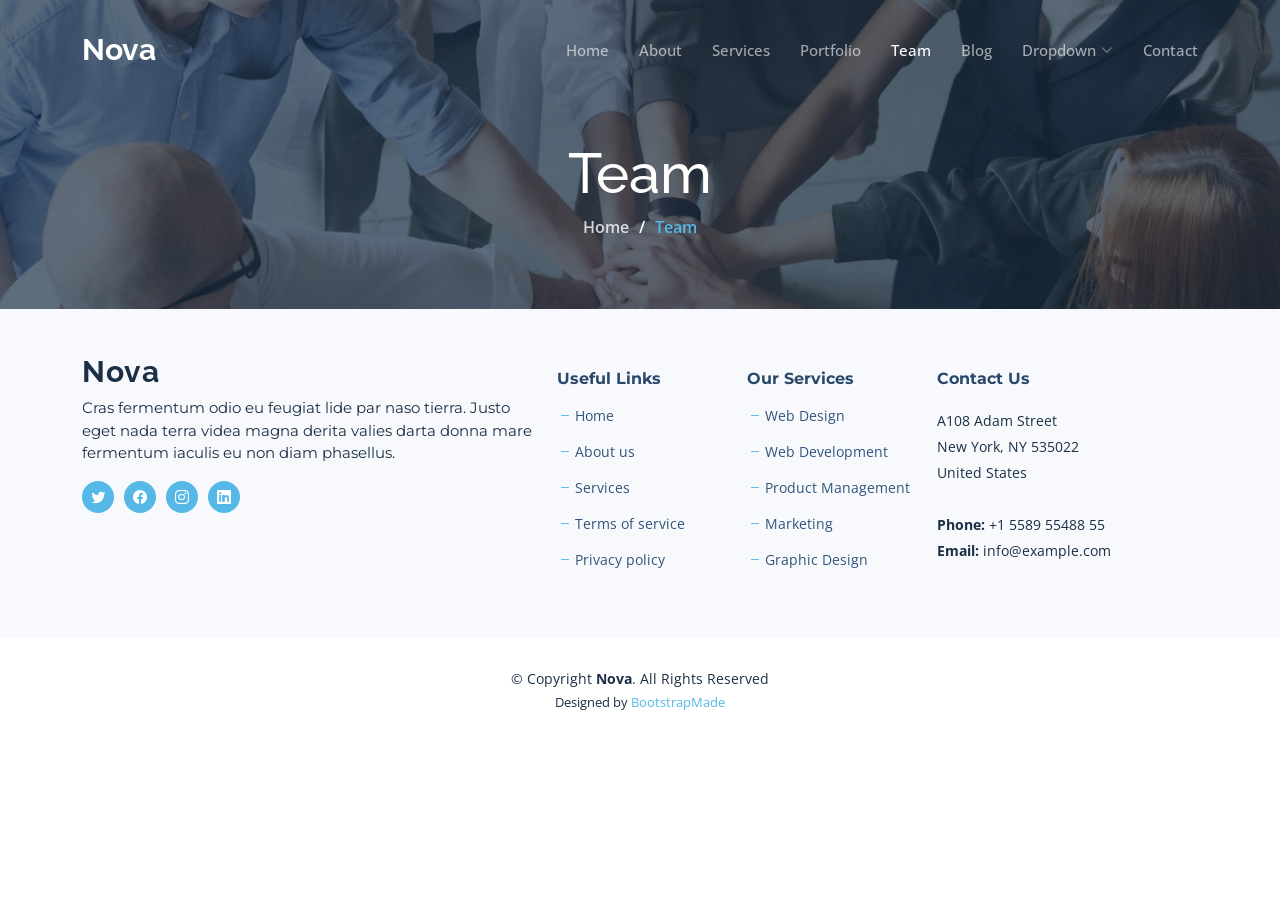
<file: Nova/team.html>
<!DOCTYPE html>
<html lang="en">

<head>
  <meta charset="utf-8">
  <meta content="width=device-width, initial-scale=1.0" name="viewport">

  <title>Nova Bootstrap Template - Team</title>
  <meta content="" name="description">
  <meta content="" name="keywords">

  <!-- Favicons -->
  <link href="assets/img/favicon.png" rel="icon">
  <link href="assets/img/apple-touch-icon.png" rel="apple-touch-icon">

  <!-- Google Fonts -->
  <link rel="preconnect" href="https://fonts.googleapis.com">
  <link rel="preconnect" href="https://fonts.gstatic.com" crossorigin>
  <link href="https://fonts.googleapis.com/css2?family=Open+Sans:ital,wght@0,300;0,400;0,500;0,600;0,700;1,300;1,400;1,600;1,700&family=Montserrat:ital,wght@0,300;0,400;0,500;0,600;0,700;1,300;1,400;1,500;1,600;1,700&family=Raleway:ital,wght@0,300;0,400;0,500;0,600;0,700;1,300;1,400;1,500;1,600;1,700&display=swap" rel="stylesheet">

  <!-- Vendor CSS Files -->
  <link href="assets/vendor/bootstrap/css/bootstrap.min.css" rel="stylesheet">
  <link href="assets/vendor/bootstrap-icons/bootstrap-icons.css" rel="stylesheet">
  <link href="assets/vendor/aos/aos.css" rel="stylesheet">
  <link href="assets/vendor/glightbox/css/glightbox.min.css" rel="stylesheet">
  <link href="assets/vendor/swiper/swiper-bundle.min.css" rel="stylesheet">
  <link href="assets/vendor/remixicon/remixicon.css" rel="stylesheet">

  <!-- Template Main CSS File -->
  <link href="assets/css/main.css" rel="stylesheet">

  <!-- =======================================================
  * Template Name: Nova
  * Updated: Jul 27 2023 with Bootstrap v5.3.1
  * Template URL: https://bootstrapmade.com/nova-bootstrap-business-template/
  * Author: BootstrapMade.com
  * License: https://bootstrapmade.com/license/
  ======================================================== -->
</head>

<body class="page-team">

  <!-- ======= Header ======= -->
  <header id="header" class="header d-flex align-items-center fixed-top">
    <div class="container-fluid container-xl d-flex align-items-center justify-content-between">

      <a href="index.html" class="logo d-flex align-items-center">
        <!-- Uncomment the line below if you also wish to use an image logo -->
        <!-- <img src="assets/img/logo.png" alt=""> -->
        <h1 class="d-flex align-items-center">Nova</h1>
      </a>

      <i class="mobile-nav-toggle mobile-nav-show bi bi-list"></i>
      <i class="mobile-nav-toggle mobile-nav-hide d-none bi bi-x"></i>

      <nav id="navbar" class="navbar">
        <ul>
          <li><a href="index.html">Home</a></li>
          <li><a href="about.html">About</a></li>
          <li><a href="services.html">Services</a></li>
          <li><a href="portfolio.html">Portfolio</a></li>
          <li><a href="team.html" class="active">Team</a></li>
          <li><a href="blog.html">Blog</a></li>
          <li class="dropdown"><a href="#"><span>Dropdown</span> <i class="bi bi-chevron-down dropdown-indicator"></i></a>
            <ul>
              <li><a href="#">Dropdown 1</a></li>
              <li class="dropdown"><a href="#"><span>Deep Dropdown</span> <i class="bi bi-chevron-down dropdown-indicator"></i></a>
                <ul>
                  <li><a href="#">Deep Dropdown 1</a></li>
                  <li><a href="#">Deep Dropdown 2</a></li>
                  <li><a href="#">Deep Dropdown 3</a></li>
                  <li><a href="#">Deep Dropdown 4</a></li>
                  <li><a href="#">Deep Dropdown 5</a></li>
                </ul>
              </li>
              <li><a href="#">Dropdown 2</a></li>
              <li><a href="#">Dropdown 3</a></li>
              <li><a href="#">Dropdown 4</a></li>
            </ul>
          </li>
          <li><a href="contact.html">Contact</a></li>
        </ul>
      </nav><!-- .navbar -->

    </div>
  </header><!-- End Header -->

  <main id="main">

    <!-- ======= Breadcrumbs ======= -->
    <div class="breadcrumbs d-flex align-items-center" style="background-image: url('assets/img/team-header.jpg');">
      <div class="container position-relative d-flex flex-column align-items-center">

        <h2>Team</h2>
        <ol>
          <li><a href="index.html">Home</a></li>
          <li>Team</li>
        </ol>

      </div>
    </div><!-- End Breadcrumbs -->


  </main><!-- End #main -->

  <!-- ======= Footer ======= -->
  <footer id="footer" class="footer">

    <div class="footer-content">
      <div class="container">
        <div class="row gy-4">
          <div class="col-lg-5 col-md-12 footer-info">
            <a href="index.html" class="logo d-flex align-items-center">
              <span>Nova</span>
            </a>
            <p>Cras fermentum odio eu feugiat lide par naso tierra. Justo eget nada terra videa magna derita valies darta donna mare fermentum iaculis eu non diam phasellus.</p>
            <div class="social-links d-flex  mt-3">
              <a href="#" class="twitter"><i class="bi bi-twitter"></i></a>
              <a href="#" class="facebook"><i class="bi bi-facebook"></i></a>
              <a href="#" class="instagram"><i class="bi bi-instagram"></i></a>
              <a href="#" class="linkedin"><i class="bi bi-linkedin"></i></a>
            </div>
          </div>

          <div class="col-lg-2 col-6 footer-links">
            <h4>Useful Links</h4>
            <ul>
              <li><i class="bi bi-dash"></i> <a href="#">Home</a></li>
              <li><i class="bi bi-dash"></i> <a href="#">About us</a></li>
              <li><i class="bi bi-dash"></i> <a href="#">Services</a></li>
              <li><i class="bi bi-dash"></i> <a href="#">Terms of service</a></li>
              <li><i class="bi bi-dash"></i> <a href="#">Privacy policy</a></li>
            </ul>
          </div>

          <div class="col-lg-2 col-6 footer-links">
            <h4>Our Services</h4>
            <ul>
              <li><i class="bi bi-dash"></i> <a href="#">Web Design</a></li>
              <li><i class="bi bi-dash"></i> <a href="#">Web Development</a></li>
              <li><i class="bi bi-dash"></i> <a href="#">Product Management</a></li>
              <li><i class="bi bi-dash"></i> <a href="#">Marketing</a></li>
              <li><i class="bi bi-dash"></i> <a href="#">Graphic Design</a></li>
            </ul>
          </div>

          <div class="col-lg-3 col-md-12 footer-contact text-center text-md-start">
            <h4>Contact Us</h4>
            <p>
              A108 Adam Street <br>
              New York, NY 535022<br>
              United States <br><br>
              <strong>Phone:</strong> +1 5589 55488 55<br>
              <strong>Email:</strong> info@example.com<br>
            </p>

          </div>

        </div>
      </div>
    </div>

    <div class="footer-legal">
      <div class="container">
        <div class="copyright">
          &copy; Copyright <strong><span>Nova</span></strong>. All Rights Reserved
        </div>
        <div class="credits">
          <!-- All the links in the footer should remain intact. -->
          <!-- You can delete the links only if you purchased the pro version. -->
          <!-- Licensing information: https://bootstrapmade.com/license/ -->
          <!-- Purchase the pro version with working PHP/AJAX contact form: https://bootstrapmade.com/nova-bootstrap-business-template/ -->
          Designed by <a href="https://bootstrapmade.com/">BootstrapMade</a>
        </div>
      </div>
    </div>
  </footer><!-- End Footer --><!-- End Footer -->

  <a href="#" class="scroll-top d-flex align-items-center justify-content-center"><i class="bi bi-arrow-up-short"></i></a>

  <div id="preloader"></div>

  <!-- Vendor JS Files -->
  <script src="assets/vendor/bootstrap/js/bootstrap.bundle.min.js"></script>
  <script src="assets/vendor/aos/aos.js"></script>
  <script src="assets/vendor/glightbox/js/glightbox.min.js"></script>
  <script src="assets/vendor/swiper/swiper-bundle.min.js"></script>
  <script src="assets/vendor/isotope-layout/isotope.pkgd.min.js"></script>
  <script src="assets/vendor/php-email-form/validate.js"></script>

  <!-- Template Main JS File -->
  <script src="assets/js/main.js"></script>

</body>

</html>
</file>
<file: Nova/assets/css/main.css>
/**
* Template Name: Nova
* Updated: Jul 27 2023 with Bootstrap v5.3.1
* Template URL: https://bootstrapmade.com/nova-bootstrap-business-template/
* Author: BootstrapMade.com
* License: https://bootstrapmade.com/license/
*/

/*--------------------------------------------------------------
# Set main reusable colors and fonts using CSS variables
# Learn more about CSS variables at https://developer.mozilla.org/en-US/docs/Web/CSS/Using_CSS_custom_properties
--------------------------------------------------------------*/
/* Fonts */
:root {
  --font-default: "Open Sans", system-ui, -apple-system, "Segoe UI", Roboto, "Helvetica Neue", Arial, "Noto Sans", "Liberation Sans", sans-serif, "Apple Color Emoji", "Segoe UI Emoji", "Segoe UI Symbol", "Noto Color Emoji";
  --font-primary: "Montserrat", sans-serif;
  --font-secondary: "Raleway", sans-serif;
}

/* Colors */
:root {
  --color-default: #2b180d;
  --color-primary: #56b8e6;
  --color-secondary: #1b2f45;
}

/* Smooth scroll behavior */
:root {
  scroll-behavior: smooth;
}

/*--------------------------------------------------------------
# General
--------------------------------------------------------------*/
body {
  font-family: var(--font-default);
  color: var(--color-default);
}

a {
  color: var(--color-primary);
  text-decoration: none;
  transition: 0.3s;
}

a:hover {
  color: #82cbed;
  text-decoration: none;
}

h1,
h2,
h3,
h4,
h5,
h6 {
  font-family: var(--font-primary);
}

/*--------------------------------------------------------------
# Sections & Section Header
--------------------------------------------------------------*/
section {
  overflow: hidden;
  padding: 80px 0;
}

.section-header {
  text-align: center;
  padding-bottom: 30px;
}

.section-header h2 {
  font-size: 32px;
  font-weight: 600;
  margin-bottom: 20px;
  padding-bottom: 20px;
  position: relative;
}

.section-header h2:after {
  content: "";
  position: absolute;
  display: block;
  width: 60px;
  height: 2px;
  background: var(--color-primary);
  left: 0;
  right: 0;
  bottom: 0;
  margin: auto;
}

.section-header p {
  margin-bottom: 0;
}

/*--------------------------------------------------------------
# Breadcrumbs
--------------------------------------------------------------*/
.breadcrumbs {
  padding: 140px 0 60px 0;
  min-height: 30vh;
  position: relative;
  background-size: cover;
  background-position: center;
  background-repeat: no-repeat;
}

.breadcrumbs:before {
  content: "";
  background-color: rgba(27, 47, 69, 0.7);
  position: absolute;
  inset: 0;
}

.breadcrumbs h2 {
  font-size: 56px;
  font-weight: 500;
  color: #fff;
  font-family: var(--font-secondary);
}

.breadcrumbs ol {
  display: flex;
  flex-wrap: wrap;
  list-style: none;
  padding: 0 0 10px 0;
  margin: 0;
  font-size: 16px;
  font-weight: 600;
  color: var(--color-primary);
}

.breadcrumbs ol a {
  color: rgba(255, 255, 255, 0.8);
  transition: 0.3s;
}

.breadcrumbs ol a:hover {
  text-decoration: underline;
}

.breadcrumbs ol li+li {
  padding-left: 10px;
}

.breadcrumbs ol li+li::before {
  display: inline-block;
  padding-right: 10px;
  color: #fff;
  content: "/";
}

/*--------------------------------------------------------------
# Scroll top button
--------------------------------------------------------------*/
.scroll-top {
  position: fixed;
  visibility: hidden;
  opacity: 0;
  right: 15px;
  bottom: 15px;
  z-index: 99999;
  background: var(--color-primary);
  width: 40px;
  height: 40px;
  border-radius: 4px;
  transition: all 0.4s;
}

.scroll-top i {
  font-size: 24px;
  color: #fff;
  line-height: 0;
}

.scroll-top:hover {
  background: rgba(86, 184, 230, 0.8);
  color: #fff;
}

.scroll-top.active {
  visibility: visible;
  opacity: 1;
}

/*--------------------------------------------------------------
# Preloader
--------------------------------------------------------------*/
#preloader {
  position: fixed;
  inset: 0;
  z-index: 9999;
  overflow: hidden;
  background: #fff;
  transition: all 0.6s ease-out;
}

#preloader:before {
  content: "";
  position: fixed;
  top: calc(50% - 30px);
  left: calc(50% - 30px);
  border: 6px solid var(--color-primary);
  border-top-color: #fff;
  border-radius: 50%;
  width: 60px;
  height: 60px;
  animation: animate-preloader 1s linear infinite;
}

@keyframes animate-preloader {
  0% {
    transform: rotate(0deg);
  }

  100% {
    transform: rotate(360deg);
  }
}

/*--------------------------------------------------------------
# Disable aos animation delay on mobile devices
--------------------------------------------------------------*/
@media screen and (max-width: 768px) {
  [data-aos-delay] {
    transition-delay: 0 !important;
  }
}

/*--------------------------------------------------------------
# Header
--------------------------------------------------------------*/
.header {
  transition: all 0.5s;
  z-index: 997;
  padding: 24px 0;
}

@media (max-width: 1200px) {
  .header {
    padding: 12px 0;
  }
}

.header.sticked {
  background: rgba(27, 47, 69, 0.9);
  padding: 12px 0;
}

.header .logo img {
  max-height: 40px;
  margin-right: 6px;
}

.header .logo h1 {
  font-size: 30px;
  font-weight: 700;
  color: #fff;
  font-family: var(--font-secondary);
  margin: 0;
}

/*--------------------------------------------------------------
# Desktop Navigation
--------------------------------------------------------------*/
@media (min-width: 1280px) {
  .navbar {
    padding: 0;
  }

  .navbar ul {
    margin: 0;
    padding: 0;
    display: flex;
    list-style: none;
    align-items: center;
  }

  .navbar li {
    position: relative;
  }

  .navbar a,
  .navbar a:focus {
    display: flex;
    align-items: center;
    justify-content: space-between;
    padding: 15px 0 15px 30px;
    font-family: var(--font-default);
    font-size: 15px;
    font-weight: 500;
    color: rgba(255, 255, 255, 0.6);
    white-space: nowrap;
    transition: 0.3s;
  }

  .navbar a i,
  .navbar a:focus i {
    font-size: 12px;
    line-height: 0;
    margin-left: 5px;
  }

  .navbar a:hover,
  .navbar .active,
  .navbar .active:focus,
  .navbar li:hover>a {
    color: #fff;
  }

  .navbar .dropdown ul {
    display: block;
    position: absolute;
    left: 14px;
    top: calc(100% + 30px);
    margin: 0;
    padding: 10px 0;
    z-index: 99;
    opacity: 0;
    visibility: hidden;
    background: #fff;
    box-shadow: 0px 0px 30px rgba(127, 137, 161, 0.25);
    transition: 0.2s;
  }

  .navbar .dropdown ul li {
    min-width: 200px;
  }

  .navbar .dropdown ul a {
    padding: 10px 20px;
    font-size: 15px;
    text-transform: none;
    color: var(--color-secondary);
  }

  .navbar .dropdown ul a i {
    font-size: 12px;
  }

  .navbar .dropdown ul a:hover,
  .navbar .dropdown ul .active:hover,
  .navbar .dropdown ul li:hover>a {
    color: var(--color-primary);
  }

  .navbar .dropdown:hover>ul {
    opacity: 1;
    top: 100%;
    visibility: visible;
  }

  .navbar .dropdown .dropdown ul {
    top: 0;
    left: calc(100% - 30px);
    visibility: hidden;
  }

  .navbar .dropdown .dropdown:hover>ul {
    opacity: 1;
    top: 0;
    left: 100%;
    visibility: visible;
  }
}

@media (min-width: 1280px) and (max-width: 1366px) {
  .navbar .dropdown .dropdown ul {
    left: -90%;
  }

  .navbar .dropdown .dropdown:hover>ul {
    left: -100%;
  }
}

@media (min-width: 1280px) {

  .mobile-nav-show,
  .mobile-nav-hide {
    display: none;
  }
}

/*--------------------------------------------------------------
# Mobile Navigation
--------------------------------------------------------------*/
@media (max-width: 1279px) {
  .navbar {
    position: fixed;
    top: 0;
    right: -100%;
    width: 100%;
    max-width: 400px;
    bottom: 0;
    transition: 0.3s;
    z-index: 9997;
  }

  .navbar ul {
    position: absolute;
    inset: 0;
    padding: 50px 0 10px 0;
    margin: 0;
    background: rgba(27, 47, 69, 0.9);
    overflow-y: auto;
    transition: 0.3s;
    z-index: 9998;
  }

  .navbar a,
  .navbar a:focus {
    display: flex;
    align-items: center;
    justify-content: space-between;
    padding: 10px 20px;
    font-family: var(--font-default);
    font-size: 15px;
    font-weight: 600;
    color: rgba(255, 255, 255, 0.7);
    white-space: nowrap;
    transition: 0.3s;
  }

  .navbar a i,
  .navbar a:focus i {
    font-size: 12px;
    line-height: 0;
    margin-left: 5px;
  }

  .navbar a:hover,
  .navbar .active,
  .navbar .active:focus,
  .navbar li:hover>a {
    color: #fff;
  }

  .navbar .dropdown ul,
  .navbar .dropdown .dropdown ul {
    position: static;
    display: none;
    padding: 10px 0;
    margin: 10px 20px;
    background-color: rgba(20, 35, 51, 0.6);
  }

  .navbar .dropdown>.dropdown-active,
  .navbar .dropdown .dropdown>.dropdown-active {
    display: block;
  }

  .mobile-nav-show {
    color: rgba(255, 255, 255, 0.9);
    font-size: 28px;
    cursor: pointer;
    line-height: 0;
    transition: 0.5s;
  }

  .mobile-nav-hide {
    color: rgba(255, 255, 255, 0.9);
    font-size: 32px;
    cursor: pointer;
    line-height: 0;
    transition: 0.5s;
    position: fixed;
    right: 15px;
    top: 15px;
    z-index: 9999;
  }

  .mobile-nav-active {
    overflow: hidden;
  }

  .mobile-nav-active .navbar {
    right: 0;
  }

  .mobile-nav-active .navbar:before {
    content: "";
    position: fixed;
    inset: 0;
    background: rgba(27, 47, 69, 0.7);
    z-index: 9996;
  }
}

/*--------------------------------------------------------------
# Hero Section
--------------------------------------------------------------*/
.hero {
  width: 100%;
  min-height: 100vh;
  background: url("../img/hero-bg.jpg") top center;
  background-size: cover;
  position: relative;
  padding: 120px 0;
  z-index: 3;
}

@media (min-width: 1034px) {
  .hero:after {
    position: absolute;
    content: "";
    width: 40%;
    background: var(--color-secondary);
    top: 0;
    bottom: 0;
  }
}

.hero:before {
  position: absolute;
  content: "";
  background: rgba(27, 47, 69, 0.6);
  inset: 0;
}

@media (max-width: 1034px) {
  .hero:before {
    background: rgba(27, 47, 69, 0.7);
  }
}

.hero .container {
  z-index: 1;
}

@media (min-width: 1365px) {
  .hero {
    background-attachment: fixed;
  }
}

.hero h2 {
  margin: 0;
  font-size: 48px;
  font-weight: 700;
  line-height: 1.2;
  color: #fff;
  font-family: var(--font-secondary);
}

.hero blockquote {
  color: #fff;
  padding-left: 20px;
  font-size: 15px;
  font-family: var(--font-default);
  border-left: 2px solid var(--color-primary);
  margin: 40px 0;
}

.hero .btn-get-started {
  font-family: var(--font-secondary);
  font-weight: 500;
  font-size: 15px;
  letter-spacing: 1px;
  display: inline-block;
  padding: 12px 30px;
  border-radius: 50px;
  transition: 0.5s;
  color: #fff;
  background: var(--color-primary);
}

.hero .btn-get-started:hover {
  background: rgba(86, 184, 230, 0.8);
}

.hero .btn-watch-video {
  font-size: 16px;
  transition: 0.5s;
  margin-left: 25px;
  color: rgba(255, 255, 255, 0.7);
  font-weight: 600;
}

.hero .btn-watch-video i {
  color: var(--color-primary);
  font-size: 32px;
  transition: 0.3s;
  line-height: 0;
  margin-right: 8px;
}

.hero .btn-watch-video:hover {
  color: #fff;
}

.hero .btn-watch-video:hover i {
  color: #82cbed;
}

@media (max-width: 640px) {
  .hero h2 {
    font-size: 36px;
    line-height: 1;
  }

  .hero .btn-get-started,
  .hero .btn-watch-video {
    font-size: 13px;
  }
}

/*--------------------------------------------------------------
# Why Choose Us Section
--------------------------------------------------------------*/
.why-us {
  padding-bottom: 0;
}

.why-us .img-bg {
  min-height: 500px;
  background-size: cover;
}

.why-us .slides {
  background-color: #f7f9fc;
}

.why-us h3 {
  font-size: 24px;
  font-weight: 700;
  color: var(--color-secondary);
}

.why-us h4 {
  font-size: 18px;
  font-weight: 400;
  color: #29486a;
  font-family: var(--font-secondary);
}

.why-us .swiper {
  margin: 140px 140px 120px 140px;
  overflow: hidden;
}

.why-us .swiper-button-prev:after,
.why-us .swiper-button-next:after {
  font-size: 24px;
  color: var(--color-secondary);
}

.why-us .swiper-button-prev {
  left: 80px;
}

.why-us .swiper-button-next {
  right: 80px;
}

.why-us .swiper-pagination {
  margin-top: 30px;
  position: relative;
}

.why-us .swiper-pagination .swiper-pagination-bullet {
  background-color: var(--color-secondary);
}

.why-us .swiper-pagination .swiper-pagination-bullet-active {
  background-color: var(--color-primary);
}

@media (max-width: 1200px) {
  .why-us .swiper {
    margin: 60px 60px 40px 60px;
  }

  .why-us .swiper-button-prev,
  .why-us .swiper-button-next {
    display: none;
  }
}

@media (max-width: 575px) {
  .why-us .swiper {
    margin: 40px 40px 20px 40px;
  }
}

.page-about .why-us {
  padding: 0 0 80px 0;
}

/*--------------------------------------------------------------
# About Section
--------------------------------------------------------------*/
.about .content h3 {
  font-weight: 700;
  font-size: 36px;
  font-family: var(--font-secondary);
  color: var(--color-secondary);
}

.about .content p {
  margin: 30px 0;
  color: #29486a;
}

.about .content ul {
  list-style: none;
  padding: 0;
}

.about .content ul li {
  padding: 0 0 15px 26px;
  position: relative;
  font-size: 15px;
  font-weight: 600;
}

.about .content ul i {
  position: absolute;
  font-size: 20px;
  left: 0;
  top: -3px;
  color: var(--color-primary);
}

/*--------------------------------------------------------------
# Services List Section
--------------------------------------------------------------*/
.services-list .service-item {
  position: relative;
}

.services-list .service-item .icon i {
  font-size: 32px;
  line-height: 0;
  margin-right: 20px;
  color: #38618e;
}

.services-list .service-item .title {
  font-weight: 700;
  margin-bottom: 5px;
  font-size: 18px;
}

.services-list .service-item .title a {
  color: var(--color-secondary);
}

.services-list .service-item .title a:hover {
  color: #38618e;
}

.services-list .service-item .description {
  line-height: 24px;
  font-size: 14px;
}

/*--------------------------------------------------------------
# Call To Action Section
--------------------------------------------------------------*/
.call-to-action {
  background: linear-gradient(rgba(27, 47, 69, 0.8), rgba(27, 47, 69, 0.8)), url("../img/cta-bg.jpg") center center;
  background-size: cover;
  padding: 100px 0;
}

@media (min-width: 1365px) {
  .call-to-action {
    background-attachment: fixed;
  }
}

.call-to-action h3 {
  color: #fff;
  font-size: 28px;
  margin-bottom: 25px;
  font-weight: 700;
}

.call-to-action p {
  color: #fff;
  margin-bottom: 25px;
}

.call-to-action .cta-btn {
  font-family: var(--font-default);
  font-weight: 500;
  font-size: 16px;
  letter-spacing: 1px;
  display: inline-block;
  padding: 12px 40px;
  border-radius: 50px;
  transition: 0.5s;
  margin: 10px;
  color: #fff;
  background: #2aa5df;
}

.call-to-action .cta-btn:hover {
  background: var(--color-primary);
}

/*--------------------------------------------------------------
# Features Section
--------------------------------------------------------------*/
.features {
  padding-bottom: 0;
}

.features h3 {
  color: var(--color-secondary);
  font-size: 32px;
  font-weight: 700;
  margin-bottom: 30px;
}

.features .icon-list i {
  margin-right: 10px;
  font-size: 24px;
  line-height: 1.2;
}

.features .icon-list span {
  font-size: 18px;
  color: #29486a;
}

.features .phone-wrap {
  position: absolute;
  right: 0;
}

@media (max-width: 768px) {
  .features .phone-wrap {
    position: relative;
  }
}

.features .phone-wrap img {
  width: 340px;
}

@media (max-width: 992px) {
  .features .phone-wrap img {
    margin-top: 30px;
  }
}

@media (max-width: 768px) {
  .features .phone-wrap img {
    width: 100%;
  }
}

.features .details {
  margin-top: 80px;
  padding: 120px 0;
  background-color: #f7f9fc;
}

.features .details h4 {
  color: var(--color-secondary);
  font-size: 32px;
  font-weight: 700;
  margin-bottom: 20px;
}

.features .details p {
  margin-bottom: 20px;
  font-size: 15px;
}

.features .details .btn-get-started {
  font-family: var(--font-primary);
  display: inline-block;
  font-weight: 500;
  font-size: 15px;
  letter-spacing: 1px;
  padding: 10px 32px;
  border-radius: 50px;
  transition: 0.5s;
  background-color: var(--color-primary);
  color: #fff;
}

.features .details .btn-get-started:hover {
  background: #2aa5df;
}

/*--------------------------------------------------------------
# Recent Blog Posts Section
--------------------------------------------------------------*/
.recent-posts .post-box {
  transition: 0.3s;
  height: 100%;
  overflow: hidden;
  position: relative;
  display: flex;
  flex-direction: column;
}

.recent-posts .post-box .post-img {
  overflow: hidden;
  position: relative;
}

.recent-posts .post-box .post-img img {
  transition: 0.5s;
}

.recent-posts .post-box .meta {
  margin-top: 15px;
}

.recent-posts .post-box .meta .post-date {
  font-size: 15px;
  font-weight: 400;
  color: var(--color-primary);
}

.recent-posts .post-box .meta .post-author {
  font-size: 15px;
  font-weight: 400;
  color: var(--color-secondary);
}

.recent-posts .post-box .post-title {
  font-size: 18px;
  color: var(--color-secondary);
  font-weight: 700;
  margin: 15px 0 0 0;
  position: relative;
  transition: 0.3s;
}

.recent-posts .post-box p {
  margin: 15px 0 0 0;
  color: rgba(27, 47, 69, 0.7);
}

.recent-posts .post-box .readmore {
  display: flex;
  align-items: center;
  font-weight: 600;
  line-height: 1;
  transition: 0.3s;
  margin-top: 15px;
}

.recent-posts .post-box .readmore i {
  line-height: 0;
  margin-left: 4px;
  font-size: 18px;
}

.recent-posts .post-box:hover .post-title {
  color: var(--color-primary);
}

.recent-posts .post-box:hover .post-img img {
  transform: scale(1.1);
}

/*--------------------------------------------------------------
# Team Section
--------------------------------------------------------------*/
.team .team-member {
  overflow: hidden;
  background: #fff;
}

.team .team-member .member-img {
  position: relative;
  overflow: hidden;
}

.team .team-member .social {
  position: absolute;
  left: 0;
  bottom: 0;
  right: 0;
  height: 40px;
  opacity: 0;
  transition: ease-in-out 0.3s;
  background: rgba(255, 255, 255, 0.85);
  display: flex;
  align-items: center;
  justify-content: center;
}

.team .team-member .social a {
  transition: color 0.3s;
  color: #31547c;
  margin: 0 10px;
  display: inline-flex;
  align-items: center;
  justify-content: center;
}

.team .team-member .social a i {
  line-height: 0;
}

.team .team-member .social a:hover {
  color: var(--color-primary);
}

.team .team-member .social i {
  font-size: 18px;
  margin: 0 2px;
}

.team .team-member .member-info {
  padding: 25px 15px 0 15px;
  text-align: center;
}

.team .team-member .member-info h4 {
  font-weight: 700;
  margin-bottom: 5px;
  font-size: 18px;
  color: var(--color-secondary);
}

.team .team-member .member-info span {
  display: block;
  font-size: 13px;
  font-weight: 400;
  color: #6c757d;
}

.team .team-member .member-info p {
  font-style: italic;
  font-size: 14px;
  line-height: 26px;
  color: #6c757d;
}

.team .team-member:hover .social {
  opacity: 1;
}

/*--------------------------------------------------------------
# Services Cards Section
--------------------------------------------------------------*/
.services-cards {
  background: #f7f9fc;
}

.services-cards .card-item {
  border: 1px solid rgba(27, 47, 69, 0.1);
  background: #fff;
  position: relative;
  border-radius: 0;
}

.services-cards .card-item .card-bg {
  min-height: 300px;
  background-size: cover;
  background-repeat: no-repeat;
}

.services-cards .card-item .card-body {
  padding: 30px;
}

.services-cards .card-item h4 {
  font-weight: 700;
  font-size: 20px;
  margin-bottom: 15px;
  color: var(--color-secondary);
}

.services-cards .card-item p {
  color: var(--color-secondary);
  margin: 0;
}

/*--------------------------------------------------------------
# Testimonials Section
--------------------------------------------------------------*/
.testimonials .testimonial-item {
  box-sizing: content-box;
  padding: 30px;
  margin: 40px 30px;
  box-shadow: 0px 0 20px rgba(27, 47, 69, 0.1);
  background: #fff;
  min-height: 320px;
  display: flex;
  flex-direction: column;
  text-align: center;
  transition: 0.3s;
}

.testimonials .testimonial-item .stars {
  margin-bottom: 15px;
}

.testimonials .testimonial-item .stars i {
  color: #ffc107;
  margin: 0 1px;
}

.testimonials .testimonial-item .testimonial-img {
  width: 90px;
  border-radius: 50%;
  border: 4px solid #fff;
  margin: 0 auto;
}

.testimonials .testimonial-item h3 {
  font-size: 18px;
  font-weight: bold;
  margin: 10px 0 5px 0;
  color: #111;
}

.testimonials .testimonial-item h4 {
  font-size: 14px;
  color: #999;
  margin: 0;
}

.testimonials .testimonial-item p {
  font-style: italic;
  margin: 0 auto 15px auto;
}

.testimonials .swiper-pagination {
  margin-top: 20px;
  position: relative;
}

.testimonials .swiper-pagination .swiper-pagination-bullet {
  width: 10px;
  height: 10px;
  background-color: #e8eff6;
  opacity: 1;
}

.testimonials .swiper-pagination .swiper-pagination-bullet-active {
  background-color: var(--color-primary);
}

.testimonials .swiper-slide {
  opacity: 0.3;
}

@media (max-width: 1199px) {
  .testimonials .swiper-slide-active {
    opacity: 1;
  }

  .testimonials .swiper-pagination {
    margin-top: 0;
  }

  .testimonials .testimonial-item {
    margin: 40px 20px;
  }
}

@media (min-width: 1200px) {
  .testimonials .swiper-slide-next {
    opacity: 1;
    transform: scale(1.12);
  }
}

/*--------------------------------------------------------------
# Portfolio Section
--------------------------------------------------------------*/
.portfolio .portfolio-flters {
  padding: 0;
  margin: 0 auto 30px auto;
  list-style: none;
  text-align: center;
}

.portfolio .portfolio-flters li {
  color: var(--color-secondary);
  cursor: pointer;
  display: inline-block;
  padding: 0;
  font-size: 18px;
  font-weight: 400;
  margin: 0 10px;
  line-height: 1;
  margin-bottom: 5px;
  transition: all 0.3s ease-in-out;
}

.portfolio .portfolio-flters li:hover,
.portfolio .portfolio-flters li.filter-active {
  color: var(--color-primary);
}

.portfolio .portfolio-flters li:first-child {
  margin-left: 0;
}

.portfolio .portfolio-flters li:last-child {
  margin-right: 0;
}

@media (max-width: 575px) {
  .portfolio .portfolio-flters li {
    font-size: 14px;
    margin: 0 5px;
  }
}

.portfolio .portfolio-item {
  position: relative;
}

.portfolio .portfolio-item .portfolio-info {
  opacity: 0;
  position: absolute;
  left: 30px;
  right: 30px;
  bottom: 0;
  z-index: 3;
  transition: all ease-in-out 0.3s;
  background: rgba(255, 255, 255, 0.9);
  padding: 15px;
}

.portfolio .portfolio-item .portfolio-info h4 {
  font-size: 18px;
  font-weight: 600;
  color: var(--color-default);
  padding-right: 50px;
}

.portfolio .portfolio-item .portfolio-info p {
  color: #6c757d;
  font-size: 14px;
  margin-bottom: 0;
  padding-right: 50px;
}

.portfolio .portfolio-item .portfolio-info .preview-link,
.portfolio .portfolio-item .portfolio-info .details-link {
  position: absolute;
  right: 50px;
  font-size: 24px;
  top: calc(50% - 14px);
  color: rgba(27, 47, 69, 0.7);
  transition: 0.3s;
  line-height: 0;
}

.portfolio .portfolio-item .portfolio-info .preview-link:hover,
.portfolio .portfolio-item .portfolio-info .details-link:hover {
  color: var(--color-primary);
}

.portfolio .portfolio-item .portfolio-info .details-link {
  right: 14px;
  font-size: 28px;
}

.portfolio .portfolio-item:hover .portfolio-info {
  opacity: 1;
  bottom: 20px;
}

/*--------------------------------------------------------------
# Portfolio Details
--------------------------------------------------------------*/
.portfolio-details .portfolio-details-slider img {
  width: 100%;
}

.portfolio-details .portfolio-details-slider .swiper-pagination {
  margin-top: 20px;
  position: relative;
}

.portfolio-details .portfolio-details-slider .swiper-pagination .swiper-pagination-bullet {
  width: 12px;
  height: 12px;
  background-color: #fff;
  opacity: 1;
  border: 1px solid var(--color-primary);
}

.portfolio-details .portfolio-details-slider .swiper-pagination .swiper-pagination-bullet-active {
  background-color: var(--color-primary);
}

.portfolio-details .portfolio-info {
  padding: 30px;
  box-shadow: 0px 0 30px rgba(27, 47, 69, 0.1);
}

.portfolio-details .portfolio-info h3 {
  font-size: 22px;
  font-weight: 700;
  margin-bottom: 20px;
  padding-bottom: 20px;
  border-bottom: 1px solid #d6e2ef;
}

.portfolio-details .portfolio-info ul {
  list-style: none;
  padding: 0;
  font-size: 15px;
}

.portfolio-details .portfolio-info ul li+li {
  margin-top: 10px;
}

.portfolio-details .portfolio-description {
  padding-top: 30px;
}

.portfolio-details .portfolio-description h2 {
  font-size: 26px;
  font-weight: 700;
  margin-bottom: 20px;
  color: var(--color-secondary);
}

.portfolio-details .portfolio-description p {
  padding: 0;
}

/*--------------------------------------------------------------
# Contact Section
--------------------------------------------------------------*/
.contact {
  background: url("../img/contact-bg.png") left top no-repeat;
  background-size: contain;
  position: relative;
}

@media (max-width: 640px) {
  .contact {
    background-position: center 50px;
  }
}

.contact:before {
  content: "";
  background: rgba(255, 255, 255, 0.7);
  position: absolute;
  bottom: 0;
  top: 0;
  left: 0;
  right: 0;
}

.contact .info-item+.info-item {
  margin-top: 40px;
}

.contact .info-item i {
  font-size: 20px;
  background: var(--color-primary);
  color: #fff;
  width: 44px;
  height: 44px;
  display: flex;
  justify-content: center;
  align-items: center;
  border-radius: 50px;
  transition: all 0.3s ease-in-out;
  margin-right: 15px;
}

.contact .info-item h4 {
  padding: 0;
  font-size: 20px;
  font-weight: 700;
  margin-bottom: 5px;
  color: #1c88ba;
}

.contact .info-item p {
  padding: 0;
  margin-bottom: 0;
  font-size: 14px;
}

.contact .php-email-form {
  width: 100%;
}

.contact .php-email-form .form-group {
  padding-bottom: 8px;
}

.contact .php-email-form .error-message {
  display: none;
  color: #fff;
  background: #df1529;
  text-align: left;
  padding: 15px;
  font-weight: 600;
}

.contact .php-email-form .error-message br+br {
  margin-top: 25px;
}

.contact .php-email-form .sent-message {
  display: none;
  color: #fff;
  background: #059652;
  text-align: center;
  padding: 15px;
  font-weight: 600;
}

.contact .php-email-form .loading {
  display: none;
  background: #fff;
  text-align: center;
  padding: 15px;
}

.contact .php-email-form .loading:before {
  content: "";
  display: inline-block;
  border-radius: 50%;
  width: 24px;
  height: 24px;
  margin: 0 10px -6px 0;
  border: 3px solid #059652;
  border-top-color: #fff;
  animation: animate-loading 1s linear infinite;
}

.contact .php-email-form input,
.contact .php-email-form textarea {
  border-radius: 0;
  box-shadow: none;
  font-size: 14px;
  padding: 12px 15px;
}

.contact .php-email-form input:focus,
.contact .php-email-form textarea:focus {
  border-color: var(--color-primary);
}

.contact .php-email-form textarea {
  padding: 10px 12px;
}

.contact .php-email-form button[type=submit] {
  background: #1f98d1;
  border: 0;
  padding: 12px 40px;
  color: #fff;
  transition: 0.4s;
}

.contact .php-email-form button[type=submit]:hover {
  background: var(--color-primary);
}

@keyframes animate-loading {
  0% {
    transform: rotate(0deg);
  }

  100% {
    transform: rotate(360deg);
  }
}

/*--------------------------------------------------------------
# Blog Stylings
--------------------------------------------------------------*/
/*--------------------------------------------------------------
# Blog Home Posts List
--------------------------------------------------------------*/
.blog .posts-list article {
  height: 100%;
  border-bottom: 1px solid #d6e2ef;
  padding-bottom: 30px;
}

.blog .posts-list article+article {
  margin-top: 60px;
}

.blog .posts-list .post-img {
  max-height: 240px;
  overflow: hidden;
}

.blog .posts-list .title {
  font-size: 20px;
  font-weight: 600;
  padding: 0;
  margin: 20px 0 0 0;
}

.blog .posts-list .title a {
  color: var(--color-secondary);
  transition: 0.3s;
}

.blog .posts-list .title a:hover {
  color: var(--color-primary);
}

.blog .posts-list .meta-top {
  margin-top: 20px;
  color: #467ab3;
}

.blog .posts-list .meta-top ul {
  display: flex;
  flex-wrap: wrap;
  list-style: none;
  align-items: center;
  padding: 0;
  margin: 0;
}

.blog .posts-list .meta-top ul li+li {
  padding-left: 20px;
}

.blog .posts-list .meta-top i {
  font-size: 16px;
  margin-right: 8px;
  line-height: 0;
  color: rgba(86, 184, 230, 0.8);
}

.blog .posts-list .meta-top a {
  color: #467ab3;
  font-size: 14px;
  display: inline-block;
  line-height: 1;
}

.blog .posts-list .content {
  margin-top: 20px;
}

.blog .posts-list .read-more a {
  display: inline-block;
  color: #1f98d1;
  transition: 0.3s;
  font-size: 15px;
  font-weight: 500;
}

.blog .posts-list .read-more a:hover {
  color: var(--color-primary);
}

/*--------------------------------------------------------------
# Blog Details Page
--------------------------------------------------------------*/
.blog .blog-details {
  box-shadow: 0 4px 16px rgba(0, 0, 0, 0.1);
  padding: 30px;
}

.blog .blog-details .post-img {
  margin: -30px -30px 20px -30px;
  overflow: hidden;
}

.blog .blog-details .title {
  font-size: 28px;
  font-weight: 700;
  padding: 0;
  margin: 20px 0 0 0;
  color: var(--color-secondary);
}

.blog .blog-details .content {
  margin-top: 20px;
}

.blog .blog-details .content h3 {
  font-size: 22px;
  margin-top: 30px;
  font-weight: bold;
}

.blog .blog-details .content blockquote {
  overflow: hidden;
  background-color: rgba(27, 47, 69, 0.06);
  padding: 60px;
  position: relative;
  text-align: center;
  margin: 20px 0;
}

.blog .blog-details .content blockquote p {
  color: var(--color-default);
  line-height: 1.6;
  margin-bottom: 0;
  font-style: italic;
  font-weight: 500;
  font-size: 22px;
}

.blog .blog-details .content blockquote:after {
  content: "";
  position: absolute;
  left: 0;
  top: 0;
  bottom: 0;
  width: 3px;
  background-color: var(--color-secondary);
  margin-top: 20px;
  margin-bottom: 20px;
}

.blog .blog-details .meta-top {
  margin-top: 20px;
  color: var(--color-gray);
}

.blog .blog-details .meta-top ul {
  display: flex;
  flex-wrap: wrap;
  list-style: none;
  align-items: center;
  padding: 0;
  margin: 0;
}

.blog .blog-details .meta-top ul li+li {
  padding-left: 20px;
}

.blog .blog-details .meta-top i {
  font-size: 16px;
  margin-right: 8px;
  line-height: 0;
  color: rgba(86, 184, 230, 0.8);
}

.blog .blog-details .meta-top a {
  color: var(--color-gray);
  font-size: 14px;
  display: inline-block;
  line-height: 1;
}

.blog .blog-details .meta-bottom {
  padding-top: 10px;
  border-top: 1px solid rgba(27, 47, 69, 0.15);
}

.blog .blog-details .meta-bottom i {
  color: #38618e;
  display: inline;
}

.blog .blog-details .meta-bottom a {
  color: rgba(27, 47, 69, 0.8);
  transition: 0.3s;
}

.blog .blog-details .meta-bottom a:hover {
  color: var(--color-primary);
}

.blog .blog-details .meta-bottom .cats {
  list-style: none;
  display: inline;
  padding: 0 20px 0 0;
  font-size: 14px;
}

.blog .blog-details .meta-bottom .cats li {
  display: inline-block;
}

.blog .blog-details .meta-bottom .tags {
  list-style: none;
  display: inline;
  padding: 0;
  font-size: 14px;
}

.blog .blog-details .meta-bottom .tags li {
  display: inline-block;
}

.blog .blog-details .meta-bottom .tags li+li::before {
  padding-right: 6px;
  color: var(--color-default);
  content: ",";
}

.blog .blog-details .meta-bottom .share {
  font-size: 16px;
}

.blog .blog-details .meta-bottom .share i {
  padding-left: 5px;
}

.blog .post-author {
  padding: 20px;
  margin-top: 30px;
  box-shadow: 0 4px 16px rgba(0, 0, 0, 0.1);
}

.blog .post-author img {
  max-width: 120px;
  margin-right: 20px;
}

.blog .post-author h4 {
  font-weight: 600;
  font-size: 22px;
  margin-bottom: 0px;
  padding: 0;
  color: var(--color-secondary);
}

.blog .post-author .social-links {
  margin: 0 10px 10px 0;
}

.blog .post-author .social-links a {
  color: rgba(27, 47, 69, 0.5);
  margin-right: 5px;
}

.blog .post-author p {
  font-style: italic;
  color: rgba(var(--color-gray-rgb), 0.8);
  margin-bottom: 0;
}

/*--------------------------------------------------------------
# Blog Sidebar
--------------------------------------------------------------*/
.blog .sidebar .sidebar-title {
  font-size: 22px;
  font-weight: 400;
  padding: 0;
  margin: 0;
  color: var(--color-secondary);
}

.blog .sidebar .sidebar-item+.sidebar-item {
  margin-top: 40px;
}

.blog .sidebar .search-form form {
  background: #fff;
  border: 1px solid rgba(27, 47, 69, 0.2);
  padding: 3px 10px;
  position: relative;
}

.blog .sidebar .search-form form input[type=text] {
  border: 0;
  padding: 4px;
  border-radius: 4px;
  width: calc(100% - 40px);
}

.blog .sidebar .search-form form input[type=text]:focus {
  outline: none;
}

.blog .sidebar .search-form form button {
  position: absolute;
  top: 0;
  right: 0;
  bottom: 0;
  border: 0;
  background: none;
  font-size: 16px;
  padding: 0 15px;
  margin: -1px;
  background: var(--color-primary);
  color: #fff;
  transition: 0.3s;
  border-radius: 0 4px 4px 0;
  line-height: 0;
}

.blog .sidebar .search-form form button i {
  line-height: 0;
}

.blog .sidebar .search-form form button:hover {
  background: rgba(86, 184, 230, 0.8);
}

.blog .sidebar .categories ul {
  list-style: none;
  padding: 0;
}

.blog .sidebar .categories ul li+li {
  padding-top: 10px;
}

.blog .sidebar .categories ul a {
  color: var(--color-secondary);
  font-size: 15px;
}

.blog .sidebar .categories ul a:hover {
  color: var(--color-default);
}

.blog .sidebar .categories ul a span {
  padding-left: 5px;
  color: rgba(var(--color-default-rgb), 0.4);
  font-size: 14px;
}

.blog .sidebar .recent-posts .post-item {
  display: flex;
  box-shadow: 0px 0 15px rgba(0, 0, 0, 0.08);
  padding: 20px;
}

.blog .sidebar .recent-posts .post-item+.post-item {
  margin-top: 15px;
}

.blog .sidebar .recent-posts img {
  width: 80px;
  margin-right: 15px;
}

.blog .sidebar .recent-posts h4 {
  font-size: 18px;
  font-weight: 400;
}

.blog .sidebar .recent-posts h4 a {
  color: var(--color-secondary);
  transition: 0.3s;
}

.blog .sidebar .recent-posts h4 a:hover {
  color: var(--color-primary);
}

.blog .sidebar .recent-posts time {
  display: block;
  font-style: italic;
  font-size: 14px;
  color: rgba(var(--color-default-rgb), 0.4);
}

.blog .sidebar .tags {
  margin-bottom: -10px;
}

.blog .sidebar .tags ul {
  list-style: none;
  padding: 0;
}

.blog .sidebar .tags ul li {
  display: inline-block;
}

.blog .sidebar .tags ul a {
  color: #38618e;
  font-size: 14px;
  padding: 6px 14px;
  margin: 0 6px 8px 0;
  border: 1px solid rgba(27, 47, 69, 0.15);
  display: inline-block;
  border-radius: 50px;
  transition: 0.3s;
}

.blog .sidebar .tags ul a:hover {
  color: #fff;
  border: 1px solid var(--color-primary);
  background: var(--color-primary);
}

.blog .sidebar .tags ul a span {
  padding-left: 5px;
  color: rgba(27, 47, 69, 0.8);
  font-size: 14px;
}

/*--------------------------------------------------------------
# Blog Comments
--------------------------------------------------------------*/
.blog .comments {
  margin-top: 30px;
}

.blog .comments .comments-count {
  font-weight: bold;
}

.blog .comments .comment {
  margin-top: 30px;
  position: relative;
}

.blog .comments .comment .comment-img {
  margin-right: 14px;
}

.blog .comments .comment .comment-img img {
  width: 60px;
}

.blog .comments .comment h5 {
  font-size: 16px;
  margin-bottom: 2px;
}

.blog .comments .comment h5 a {
  font-weight: bold;
  color: var(--color-default);
  transition: 0.3s;
}

.blog .comments .comment h5 a:hover {
  color: var(--color-primary);
}

.blog .comments .comment h5 .reply {
  padding-left: 10px;
  color: var(--color-secondary);
}

.blog .comments .comment h5 .reply i {
  font-size: 20px;
}

.blog .comments .comment time {
  display: block;
  font-size: 14px;
  color: rgba(27, 47, 69, 0.8);
  margin-bottom: 5px;
}

.blog .comments .comment.comment-reply {
  padding-left: 40px;
}

.blog .comments .reply-form {
  margin-top: 30px;
  padding: 30px;
  box-shadow: 0 4px 16px rgba(0, 0, 0, 0.1);
}

.blog .comments .reply-form h4 {
  font-weight: bold;
  font-size: 22px;
}

.blog .comments .reply-form p {
  font-size: 14px;
}

.blog .comments .reply-form input {
  border-radius: 4px;
  padding: 10px 10px;
  font-size: 14px;
}

.blog .comments .reply-form input:focus {
  box-shadow: none;
  border-color: rgba(86, 184, 230, 0.8);
}

.blog .comments .reply-form textarea {
  border-radius: 4px;
  padding: 10px 10px;
  font-size: 14px;
}

.blog .comments .reply-form textarea:focus {
  box-shadow: none;
  border-color: rgba(86, 184, 230, 0.8);
}

.blog .comments .reply-form .form-group {
  margin-bottom: 25px;
}

.blog .comments .reply-form .btn-primary {
  border-radius: 4px;
  padding: 10px 20px;
  border: 0;
  background-color: var(--color-secondary);
}

.blog .comments .reply-form .btn-primary:hover {
  background-color: rgba(27, 47, 69, 0.8);
}

/*--------------------------------------------------------------
# Blog Home Pagination
--------------------------------------------------------------*/
.blog .blog-pagination {
  margin-top: 30px;
  color: #38618e;
}

.blog .blog-pagination ul {
  display: flex;
  padding: 0;
  margin: 0;
  list-style: none;
}

.blog .blog-pagination li {
  margin: 0 5px;
  transition: 0.3s;
}

.blog .blog-pagination li a {
  color: #2aa5df;
  border-radius: 50%;
  width: 40px;
  height: 40px;
  background: #dbf0fa;
  padding: 7px 16px;
  display: flex;
  align-items: center;
  justify-content: center;
}

.blog .blog-pagination li.active a,
.blog .blog-pagination li:hover a {
  background: var(--color-primary);
  color: #fff;
}

/*--------------------------------------------------------------
# Footer
--------------------------------------------------------------*/
.footer {
  font-size: 14px;
}

.footer .footer-content {
  background-color: #f7f9fc;
  background-size: contain;
  padding: 60px 0 30px 0;
}

.footer .footer-content .footer-info {
  margin-bottom: 30px;
}

.footer .footer-content .footer-info .logo {
  line-height: 0;
  margin-bottom: 25px;
}

.footer .footer-content .footer-info .logo img {
  max-height: 40px;
  margin-right: 6px;
}

.footer .footer-content .footer-info .logo span {
  font-size: 30px;
  font-weight: 700;
  letter-spacing: 1px;
  color: var(--color-secondary);
  font-family: var(--font-secondary);
  margin-top: 3px;
}

.footer .footer-content .footer-info p {
  font-size: 15px;
  margin-bottom: 0;
  font-family: var(--font-primary);
  color: var(--color-secondary);
}

.footer .footer-content .social-links a {
  font-size: 14px;
  line-height: 0;
  display: inline-block;
  width: 32px;
  height: 32px;
  color: rgba(27, 47, 69, 0.5);
  margin-right: 10px;
  transition: 0.3s;
  display: flex;
  justify-content: center;
  align-items: center;
  background-color: var(--color-primary);
  color: #fff;
  border-radius: 50px;
}

.footer .footer-content .social-links a:hover {
  background-color: #38618e;
}

.footer .footer-content h4 {
  font-size: 16px;
  font-weight: bold;
  color: #29486a;
  position: relative;
  padding-bottom: 12px;
}

.footer .footer-content .footer-links {
  margin-bottom: 30px;
}

.footer .footer-content .footer-links ul {
  list-style: none;
  padding: 0;
  margin: 0;
}

.footer .footer-content .footer-links ul i {
  margin-right: 2px;
  color: var(--color-primary);
  font-size: 16px;
  line-height: 0;
}

.footer .footer-content .footer-links ul li {
  padding: 10px 0;
  display: flex;
  align-items: center;
}

.footer .footer-content .footer-links ul li:first-child {
  padding-top: 0;
}

.footer .footer-content .footer-links ul a {
  color: #31547c;
  transition: 0.3s;
  display: inline-block;
  line-height: 1;
}

.footer .footer-content .footer-links ul a:hover {
  color: var(--color-primary);
}

.footer .footer-content .footer-contact p {
  line-height: 26px;
  color: var(--color-secondary);
}

.footer .footer-legal {
  background: #fff;
  padding: 30px 0;
}

.footer .footer-legal .copyright {
  text-align: center;
  color: var(--color-secondary);
}

.footer .footer-legal .credits {
  padding-top: 4px;
  text-align: center;
  font-size: 13px;
  color: var(--color-secondary);
}
</file>
